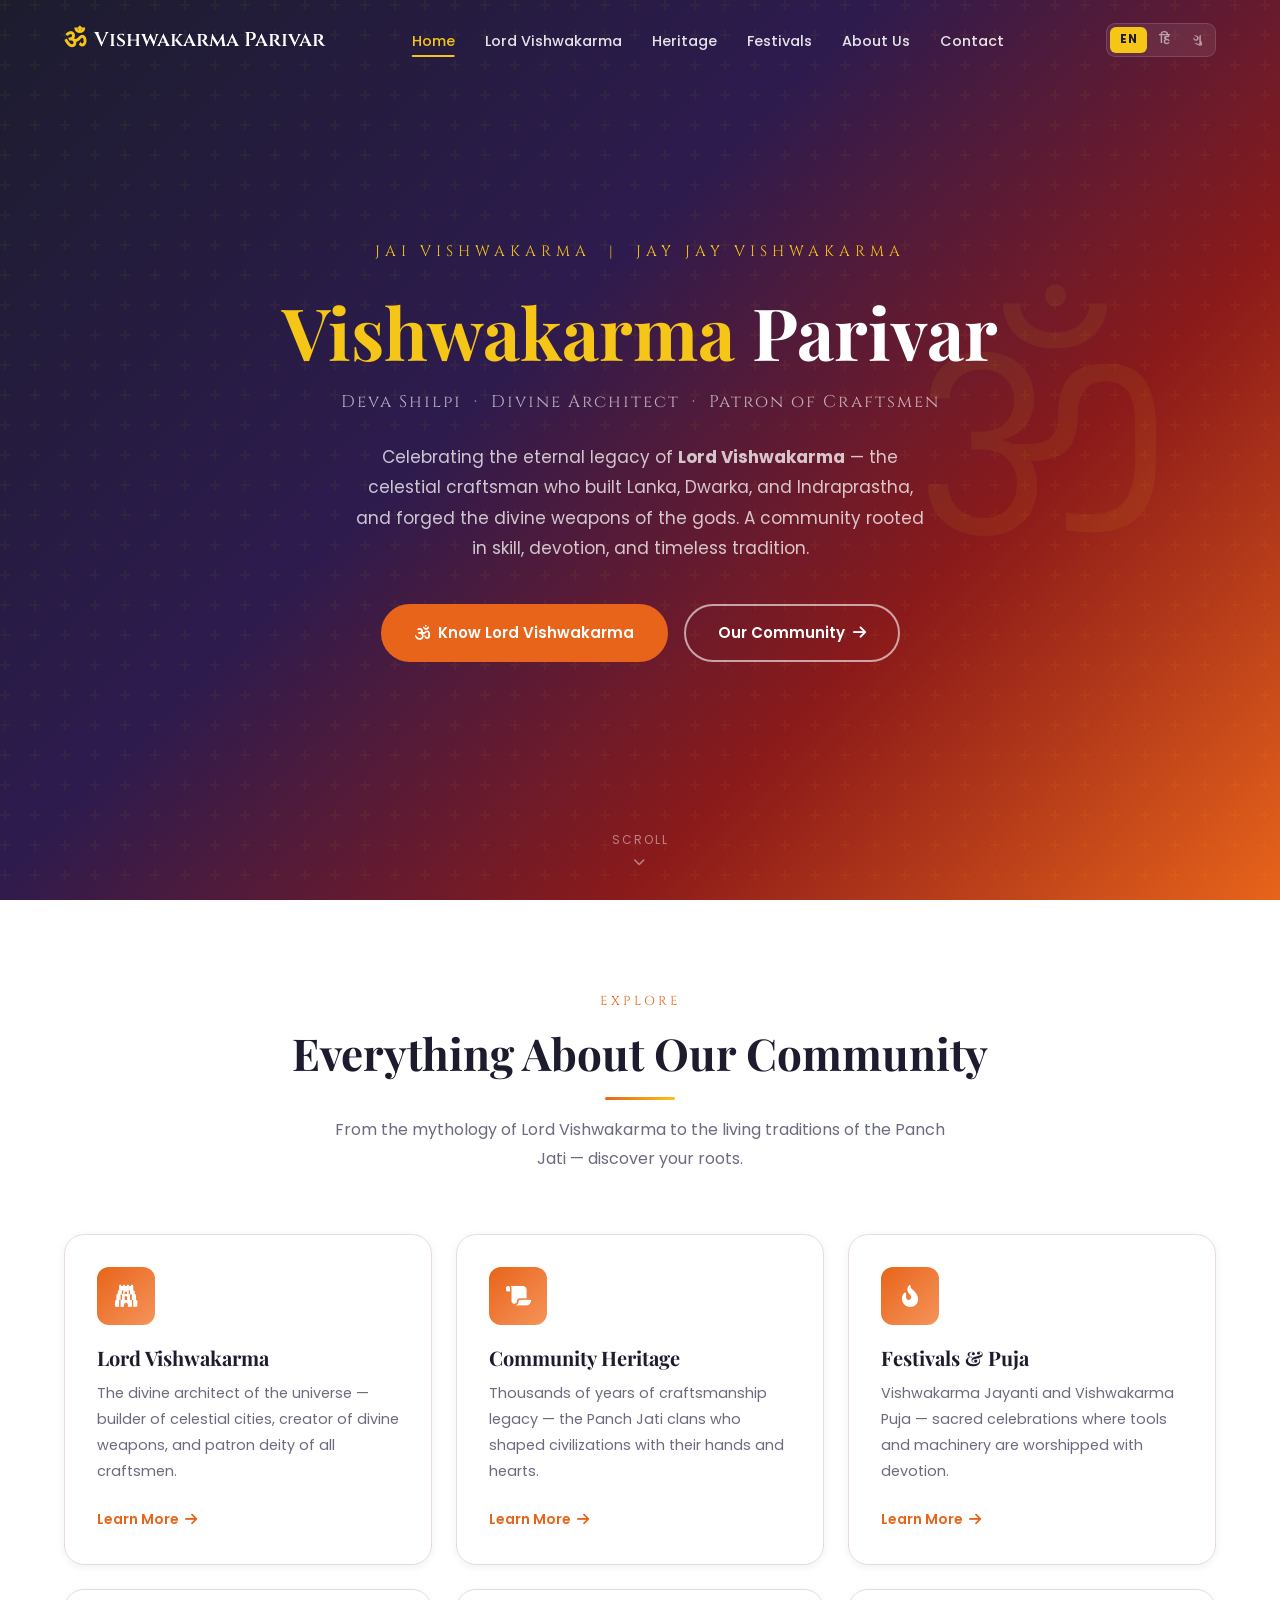
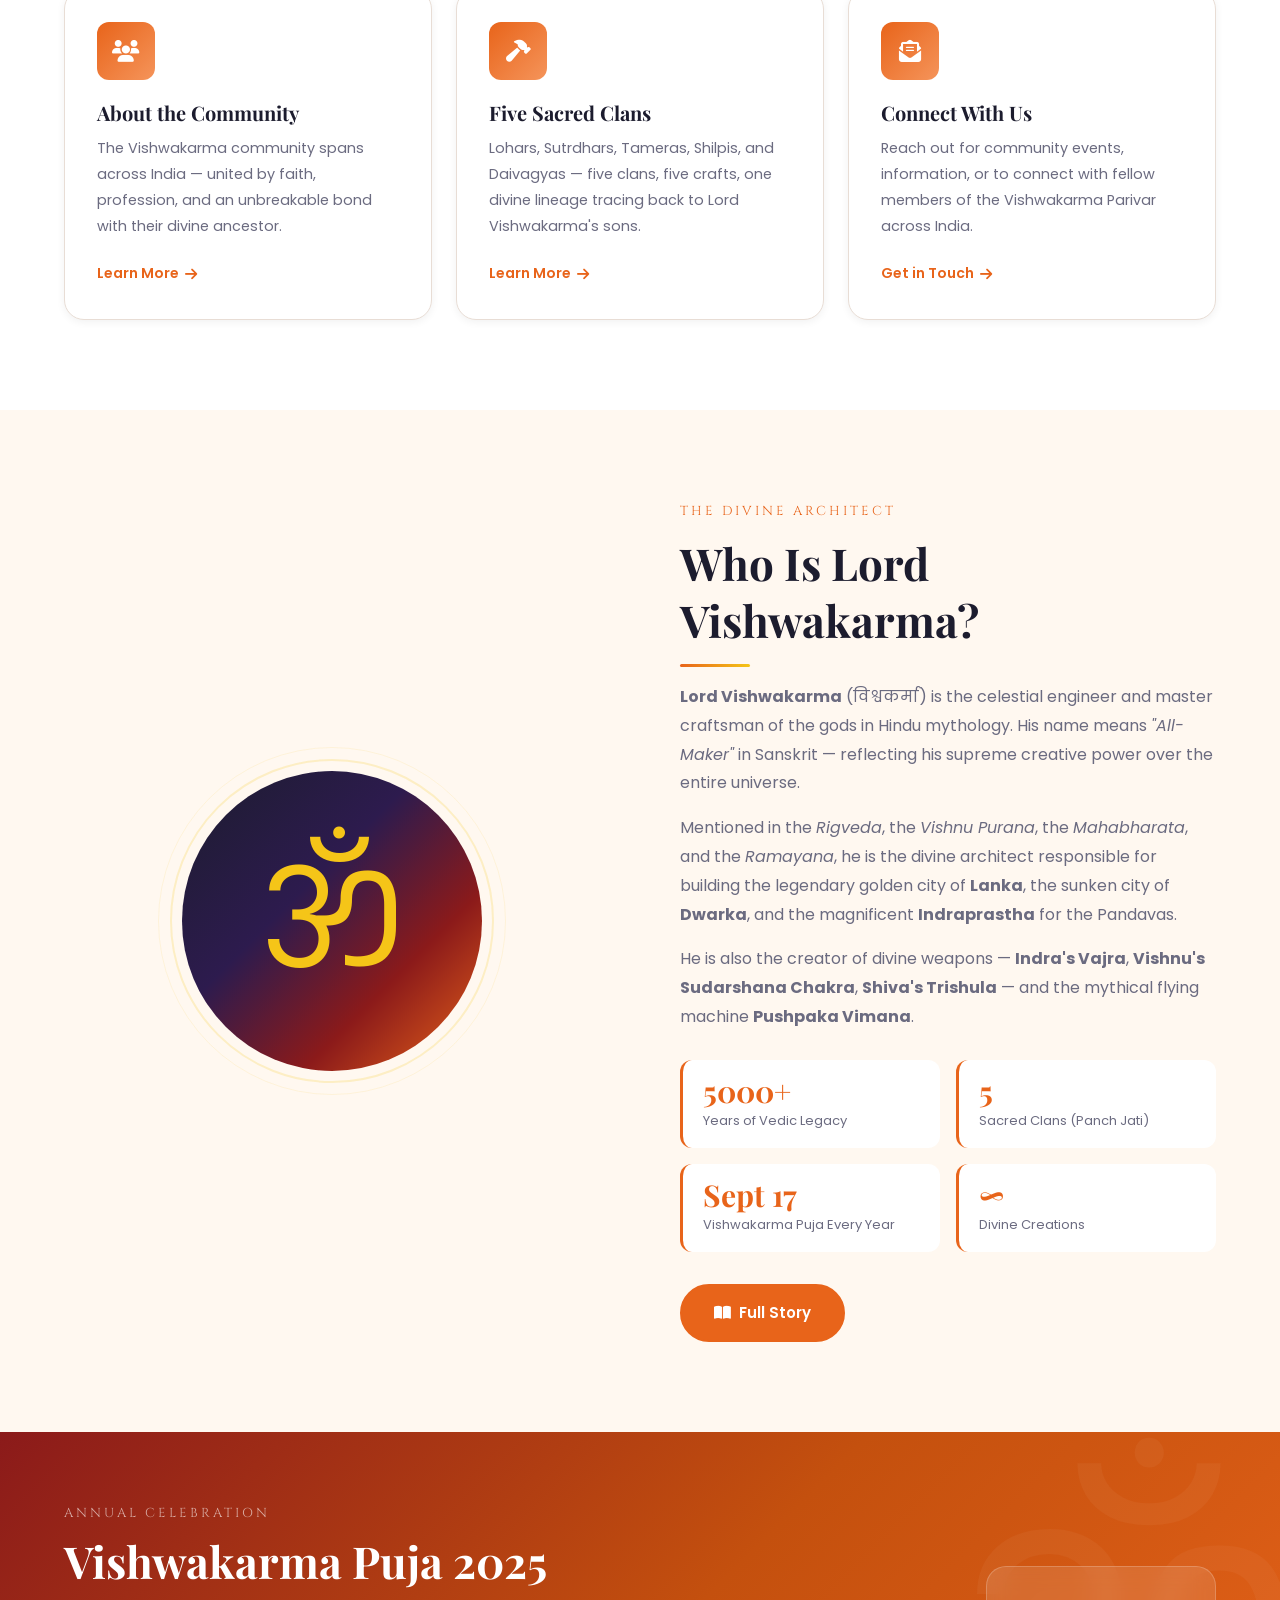
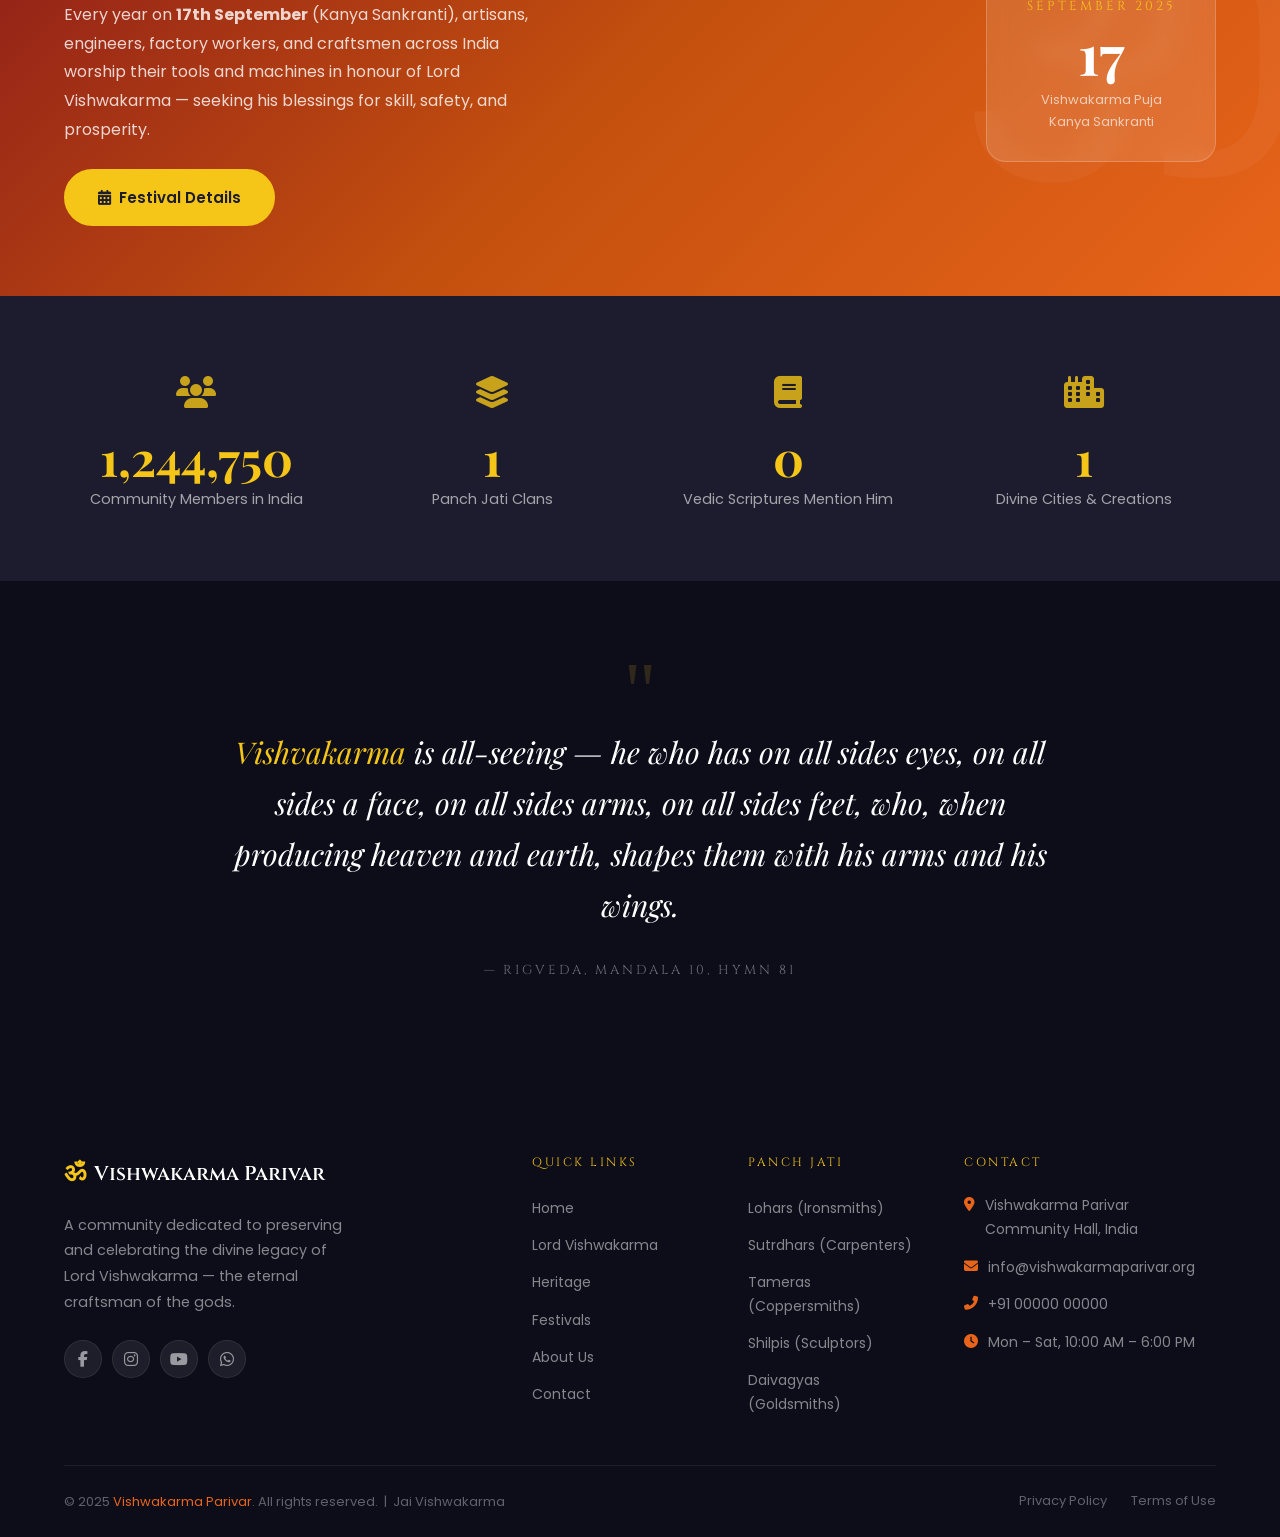
<file: index.html>
<!DOCTYPE html>
<html lang="en">
<head>
  <meta charset="UTF-8" />
  <meta name="viewport" content="width=device-width, initial-scale=1.0" />
  <title>Vishwakarma Parivar | Divine Craftsmen Community</title>
  <meta name="description" content="Official community website of the Vishwakarma Parivar — celebrating the legacy of Lord Vishwakarma, the divine architect of the universe." />

  <!-- Fonts & Icons -->
  <link rel="preconnect" href="https://fonts.googleapis.com" />
  <link rel="preconnect" href="https://fonts.gstatic.com" crossorigin />
  <link href="https://fonts.googleapis.com/css2?family=Playfair+Display:ital,wght@0,400;0,600;0,700;1,400&family=Poppins:wght@300;400;500;600;700&family=Cinzel:wght@400;600&display=swap" rel="stylesheet" />
  <link rel="stylesheet" href="https://cdnjs.cloudflare.com/ajax/libs/font-awesome/6.5.0/css/all.min.css" />
  <link rel="stylesheet" href="https://unpkg.com/aos@2.3.4/dist/aos.css" />

  <link rel="stylesheet" href="css/style.css" />
</head>
<body>

  <!-- ═══════════════════ HEADER ═══════════════════ -->
  <header class="header" id="header">
    <div class="container">
      <nav class="nav">
        <a href="index.html" class="nav-logo">
          <span class="om">ॐ</span> Vishwakarma Parivar
        </a>
        <ul class="nav-links">
          <li><a href="index.html" class="active" data-i18n="nav_home">Home</a></li>
          <li><a href="lord-vishwakarma.html" data-i18n="nav_lord">Lord Vishwakarma</a></li>
          <li><a href="heritage.html" data-i18n="nav_heritage">Heritage</a></li>
          <li><a href="festivals.html" data-i18n="nav_festivals">Festivals</a></li>
          <li><a href="about.html" data-i18n="nav_about">About Us</a></li>
          <li><a href="contact.html" data-i18n="nav_contact">Contact</a></li>
        </ul>
        <div class="lang-switcher">
          <button class="lang-btn active" data-lang="en">EN</button>
          <button class="lang-btn" data-lang="hi">हि</button>
          <button class="lang-btn" data-lang="gu">ગુ</button>
        </div>
        <button class="hamburger" aria-label="Toggle menu">
          <span></span><span></span><span></span>
        </button>
      </nav>
    </div>
  </header>

  <!-- ═══════════════════ HERO ═══════════════════ -->
  <section class="hero">
    <div class="hero-om-bg">ॐ</div>
    <div class="hero-content">
      <p class="hero-tagline" data-i18n="home_hero_tagline">Jai Vishwakarma &nbsp;|&nbsp; Jay Jay Vishwakarma</p>
      <h1 data-i18n-html="home_hero_h1"><span>Vishwakarma</span> Parivar</h1>
      <p class="hero-subtitle" data-i18n="home_hero_subtitle">Deva Shilpi &nbsp;·&nbsp; Divine Architect &nbsp;·&nbsp; Patron of Craftsmen</p>
      <p class="hero-desc" data-i18n-html="home_hero_desc">
        Celebrating the eternal legacy of <strong>Lord Vishwakarma</strong> — the celestial craftsman who built
        Lanka, Dwarka, and Indraprastha, and forged the divine weapons of the gods.
        A community rooted in skill, devotion, and timeless tradition.
      </p>
      <div class="hero-btns">
        <a href="lord-vishwakarma.html" class="btn btn-primary">
          <i class="fas fa-om"></i> <span data-i18n="home_hero_btn1">Know Lord Vishwakarma</span>
        </a>
        <a href="about.html" class="btn btn-outline">
          <span data-i18n="home_hero_btn2">Our Community</span> <i class="fas fa-arrow-right"></i>
        </a>
      </div>
    </div>
    <div class="hero-scroll">
      <span data-i18n="home_scroll">Scroll</span>
      <i class="fas fa-chevron-down"></i>
    </div>
  </section>

  <!-- ═══════════════════ FEATURES ═══════════════════ -->
  <section class="features-section">
    <div class="container">
      <div class="section-header" data-aos="fade-up">
        <span class="section-subtitle" data-i18n="home_features_subtitle">Explore</span>
        <h2 data-i18n="home_features_h2">Everything About Our Community</h2>
        <div class="divider"></div>
        <p data-i18n="home_features_desc">From the mythology of Lord Vishwakarma to the living traditions of the Panch Jati — discover your roots.</p>
      </div>
      <div class="features-grid">

        <div class="feature-card" data-aos="fade-up" data-aos-delay="0">
          <div class="feature-icon"><i class="fas fa-gopuram"></i></div>
          <h3 data-i18n="home_f1_h3">Lord Vishwakarma</h3>
          <p data-i18n="home_f1_p">The divine architect of the universe — builder of celestial cities, creator of divine weapons, and patron deity of all craftsmen.</p>
          <a href="lord-vishwakarma.html" class="feature-link"><span data-i18n="link_learn_more">Learn More</span> <i class="fas fa-arrow-right"></i></a>
        </div>

        <div class="feature-card" data-aos="fade-up" data-aos-delay="80">
          <div class="feature-icon"><i class="fas fa-scroll"></i></div>
          <h3 data-i18n="home_f2_h3">Community Heritage</h3>
          <p data-i18n="home_f2_p">Thousands of years of craftsmanship legacy — the Panch Jati clans who shaped civilizations with their hands and hearts.</p>
          <a href="heritage.html" class="feature-link"><span data-i18n="link_learn_more">Learn More</span> <i class="fas fa-arrow-right"></i></a>
        </div>

        <div class="feature-card" data-aos="fade-up" data-aos-delay="160">
          <div class="feature-icon"><i class="fas fa-fire-flame-curved"></i></div>
          <h3 data-i18n="home_f3_h3">Festivals & Puja</h3>
          <p data-i18n="home_f3_p">Vishwakarma Jayanti and Vishwakarma Puja — sacred celebrations where tools and machinery are worshipped with devotion.</p>
          <a href="festivals.html" class="feature-link"><span data-i18n="link_learn_more">Learn More</span> <i class="fas fa-arrow-right"></i></a>
        </div>

        <div class="feature-card" data-aos="fade-up" data-aos-delay="0">
          <div class="feature-icon"><i class="fas fa-users"></i></div>
          <h3 data-i18n="home_f4_h3">About the Community</h3>
          <p data-i18n="home_f4_p">The Vishwakarma community spans across India — united by faith, profession, and an unbreakable bond with their divine ancestor.</p>
          <a href="about.html" class="feature-link"><span data-i18n="link_learn_more">Learn More</span> <i class="fas fa-arrow-right"></i></a>
        </div>

        <div class="feature-card" data-aos="fade-up" data-aos-delay="80">
          <div class="feature-icon"><i class="fas fa-hammer"></i></div>
          <h3 data-i18n="home_f5_h3">Five Sacred Clans</h3>
          <p data-i18n="home_f5_p">Lohars, Sutrdhars, Tameras, Shilpis, and Daivagyas — five clans, five crafts, one divine lineage tracing back to Lord Vishwakarma's sons.</p>
          <a href="heritage.html#panch-jati" class="feature-link"><span data-i18n="link_learn_more">Learn More</span> <i class="fas fa-arrow-right"></i></a>
        </div>

        <div class="feature-card" data-aos="fade-up" data-aos-delay="160">
          <div class="feature-icon"><i class="fas fa-envelope-open-text"></i></div>
          <h3 data-i18n="home_f6_h3">Connect With Us</h3>
          <p data-i18n="home_f6_p">Reach out for community events, information, or to connect with fellow members of the Vishwakarma Parivar across India.</p>
          <a href="contact.html" class="feature-link"><span data-i18n="link_get_in_touch">Get in Touch</span> <i class="fas fa-arrow-right"></i></a>
        </div>

      </div>
    </div>
  </section>

  <!-- ═══════════════════ ABOUT BRIEF ═══════════════════ -->
  <section class="about-brief">
    <div class="container">
      <div class="about-brief-inner">

        <div class="about-visual" data-aos="zoom-in">
          <div class="om-display">ॐ</div>
        </div>

        <div class="about-text" data-aos="fade-left">
          <span class="section-subtitle" data-i18n="home_about_subtitle">The Divine Architect</span>
          <h2 data-i18n="home_about_h2">Who Is Lord Vishwakarma?</h2>
          <div class="divider" style="margin: 1rem 0;"></div>
          <p data-i18n-html="home_about_p1">
            <strong>Lord Vishwakarma</strong> (विश्वकर्मा) is the celestial engineer and master craftsman of the gods in Hindu mythology.
            His name means <em>"All-Maker"</em> in Sanskrit — reflecting his supreme creative power over the entire universe.
          </p>
          <p data-i18n-html="home_about_p2">
            Mentioned in the <em>Rigveda</em>, the <em>Vishnu Purana</em>, the <em>Mahabharata</em>, and the <em>Ramayana</em>,
            he is the divine architect responsible for building the legendary golden city of <strong>Lanka</strong>,
            the sunken city of <strong>Dwarka</strong>, and the magnificent <strong>Indraprastha</strong> for the Pandavas.
          </p>
          <p data-i18n-html="home_about_p3">
            He is also the creator of divine weapons — <strong>Indra's Vajra</strong>, <strong>Vishnu's Sudarshana Chakra</strong>,
            <strong>Shiva's Trishula</strong> — and the mythical flying machine <strong>Pushpaka Vimana</strong>.
          </p>

          <div class="about-facts">
            <div class="fact-item">
              <div class="fact-number">5000+</div>
              <div class="fact-label" data-i18n="home_fact1_label">Years of Vedic Legacy</div>
            </div>
            <div class="fact-item">
              <div class="fact-number">5</div>
              <div class="fact-label" data-i18n="home_fact2_label">Sacred Clans (Panch Jati)</div>
            </div>
            <div class="fact-item">
              <div class="fact-number">Sept 17</div>
              <div class="fact-label" data-i18n="home_fact3_label">Vishwakarma Puja Every Year</div>
            </div>
            <div class="fact-item">
              <div class="fact-number">∞</div>
              <div class="fact-label" data-i18n="home_fact4_label">Divine Creations</div>
            </div>
          </div>

          <a href="lord-vishwakarma.html" class="btn btn-primary">
            <i class="fas fa-book-open"></i> <span data-i18n="home_about_btn">Full Story</span>
          </a>
        </div>

      </div>
    </div>
  </section>

  <!-- ═══════════════════ FESTIVAL BANNER ═══════════════════ -->
  <section class="festival-banner">
    <div class="container">
      <div class="festival-banner-inner">
        <div class="festival-banner-content" data-aos="fade-right">
          <span class="section-subtitle" style="color: rgba(255,255,255,0.6); margin-bottom: 0.5rem;" data-i18n="home_festival_subtitle">Annual Celebration</span>
          <h2 data-i18n="home_festival_h2">Vishwakarma Puja 2025</h2>
          <p data-i18n-html="home_festival_p">
            Every year on <strong>17th September</strong> (Kanya Sankranti), artisans, engineers, factory workers,
            and craftsmen across India worship their tools and machines in honour of Lord Vishwakarma —
            seeking his blessings for skill, safety, and prosperity.
          </p>
          <a href="festivals.html" class="btn btn-secondary" style="margin-top: 1.5rem;">
            <i class="fas fa-calendar-alt"></i> <span data-i18n="home_festival_btn">Festival Details</span>
          </a>
        </div>
        <div class="festival-date-box" data-aos="fade-left">
          <span class="month" data-i18n="home_festival_month">September 2025</span>
          <div class="day">17</div>
          <div class="note" data-i18n-html="home_festival_note">Vishwakarma Puja<br/>Kanya Sankranti</div>
        </div>
      </div>
    </div>
  </section>

  <!-- ═══════════════════ STATS ═══════════════════ -->
  <section class="stats-section">
    <div class="container">
      <div class="stats-grid">
        <div class="stat-item" data-aos="fade-up" data-aos-delay="0">
          <div class="stat-icon"><i class="fas fa-users"></i></div>
          <div class="stat-number" data-count="5000000">0</div>
          <div class="stat-label" data-i18n="home_stat1_label">Community Members in India</div>
        </div>
        <div class="stat-item" data-aos="fade-up" data-aos-delay="100">
          <div class="stat-icon"><i class="fas fa-layer-group"></i></div>
          <div class="stat-number" data-count="5">0</div>
          <div class="stat-label" data-i18n="home_stat2_label">Panch Jati Clans</div>
        </div>
        <div class="stat-item" data-aos="fade-up" data-aos-delay="200">
          <div class="stat-icon"><i class="fas fa-book"></i></div>
          <div class="stat-number" data-count="4">0</div>
          <div class="stat-label" data-i18n="home_stat3_label">Vedic Scriptures Mention Him</div>
        </div>
        <div class="stat-item" data-aos="fade-up" data-aos-delay="300">
          <div class="stat-icon"><i class="fas fa-city"></i></div>
          <div class="stat-number" data-count="8">0</div>
          <div class="stat-label" data-i18n="home_stat4_label">Divine Cities & Creations</div>
        </div>
      </div>
    </div>
  </section>

  <!-- ═══════════════════ SCRIPTURE QUOTE ═══════════════════ -->
  <section class="scripture-section">
    <div class="container">
      <div class="scripture-inner" data-aos="fade-up">
        <div class="quote-mark">"</div>
        <p class="quote-text" data-i18n="home_quote_text">
          <span>Vishvakarma</span> is all-seeing — he who has on all sides eyes, on all sides a face,
          on all sides arms, on all sides feet, who, when producing heaven and earth, shapes them with
          his arms and his wings.
        </p>
        <span class="quote-source" data-i18n="home_quote_source">— Rigveda, Mandala 10, Hymn 81</span>
      </div>
    </div>
  </section>

  <!-- ═══════════════════ FOOTER ═══════════════════ -->
  <footer class="footer">
    <div class="container">
      <div class="footer-grid">

        <div class="footer-brand">
          <a href="index.html" class="nav-logo">
            <span class="om">ॐ</span> Vishwakarma Parivar
          </a>
          <p class="footer-brand-desc" data-i18n="footer_brand_desc">
            A community dedicated to preserving and celebrating the divine legacy of Lord Vishwakarma —
            the eternal craftsman of the gods.
          </p>
          <div class="social-links">
            <a href="#" class="social-link" aria-label="Facebook"><i class="fab fa-facebook-f"></i></a>
            <a href="#" class="social-link" aria-label="Instagram"><i class="fab fa-instagram"></i></a>
            <a href="#" class="social-link" aria-label="YouTube"><i class="fab fa-youtube"></i></a>
            <a href="#" class="social-link" aria-label="WhatsApp"><i class="fab fa-whatsapp"></i></a>
          </div>
        </div>

        <div>
          <p class="footer-heading" data-i18n="footer_ql">Quick Links</p>
          <ul class="footer-links">
            <li><a href="index.html" data-i18n="nav_home">Home</a></li>
            <li><a href="lord-vishwakarma.html" data-i18n="nav_lord">Lord Vishwakarma</a></li>
            <li><a href="heritage.html" data-i18n="nav_heritage">Heritage</a></li>
            <li><a href="festivals.html" data-i18n="nav_festivals">Festivals</a></li>
            <li><a href="about.html" data-i18n="nav_about">About Us</a></li>
            <li><a href="contact.html" data-i18n="nav_contact">Contact</a></li>
          </ul>
        </div>

        <div>
          <p class="footer-heading" data-i18n="footer_pj">Panch Jati</p>
          <ul class="footer-links">
            <li><a href="heritage.html#panch-jati" data-i18n="footer_pj_1">Lohars (Ironsmiths)</a></li>
            <li><a href="heritage.html#panch-jati" data-i18n="footer_pj_2">Sutrdhars (Carpenters)</a></li>
            <li><a href="heritage.html#panch-jati" data-i18n="footer_pj_3">Tameras (Coppersmiths)</a></li>
            <li><a href="heritage.html#panch-jati" data-i18n="footer_pj_4">Shilpis (Sculptors)</a></li>
            <li><a href="heritage.html#panch-jati" data-i18n="footer_pj_5">Daivagyas (Goldsmiths)</a></li>
          </ul>
        </div>

        <div>
          <p class="footer-heading" data-i18n="footer_contact_h">Contact</p>
          <div class="footer-contact-item">
            <i class="fas fa-map-marker-alt"></i>
            <span>Vishwakarma Parivar Community Hall, India</span>
          </div>
          <div class="footer-contact-item">
            <i class="fas fa-envelope"></i>
            <span>info@vishwakarmaparivar.org</span>
          </div>
          <div class="footer-contact-item">
            <i class="fas fa-phone-alt"></i>
            <span>+91 00000 00000</span>
          </div>
          <div class="footer-contact-item">
            <i class="fas fa-clock"></i>
            <span>Mon – Sat, 10:00 AM – 6:00 PM</span>
          </div>
        </div>

      </div>

      <div class="footer-bottom">
        <p>&copy; 2025 <span>Vishwakarma Parivar</span>. All rights reserved. &nbsp;|&nbsp; Jai Vishwakarma</p>
        <div class="footer-bottom-links">
          <a href="#">Privacy Policy</a>
          <a href="#">Terms of Use</a>
        </div>
      </div>
    </div>
  </footer>

  <button class="back-to-top" aria-label="Back to top">
    <i class="fas fa-chevron-up"></i>
  </button>

  <script src="https://unpkg.com/aos@2.3.4/dist/aos.js"></script>
  <script src="js/main.js"></script>
</body>
</html>
</file>
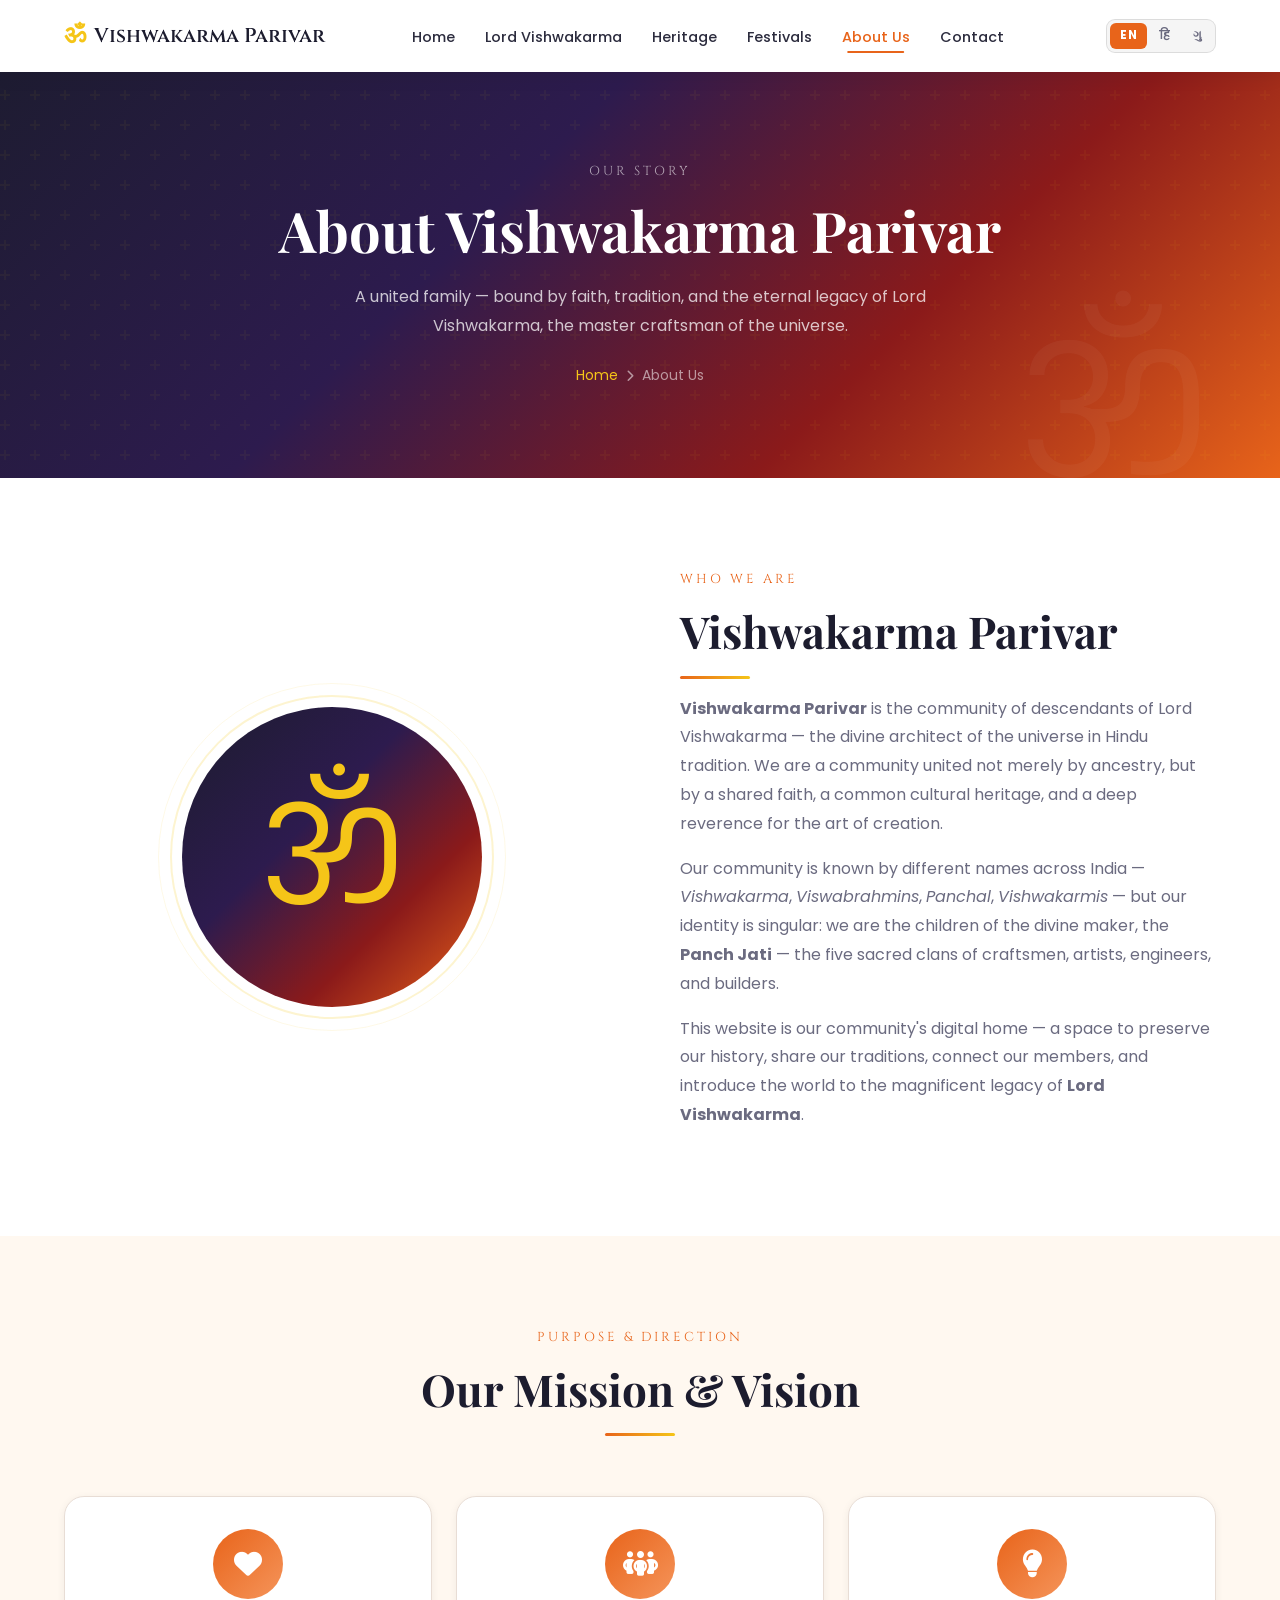
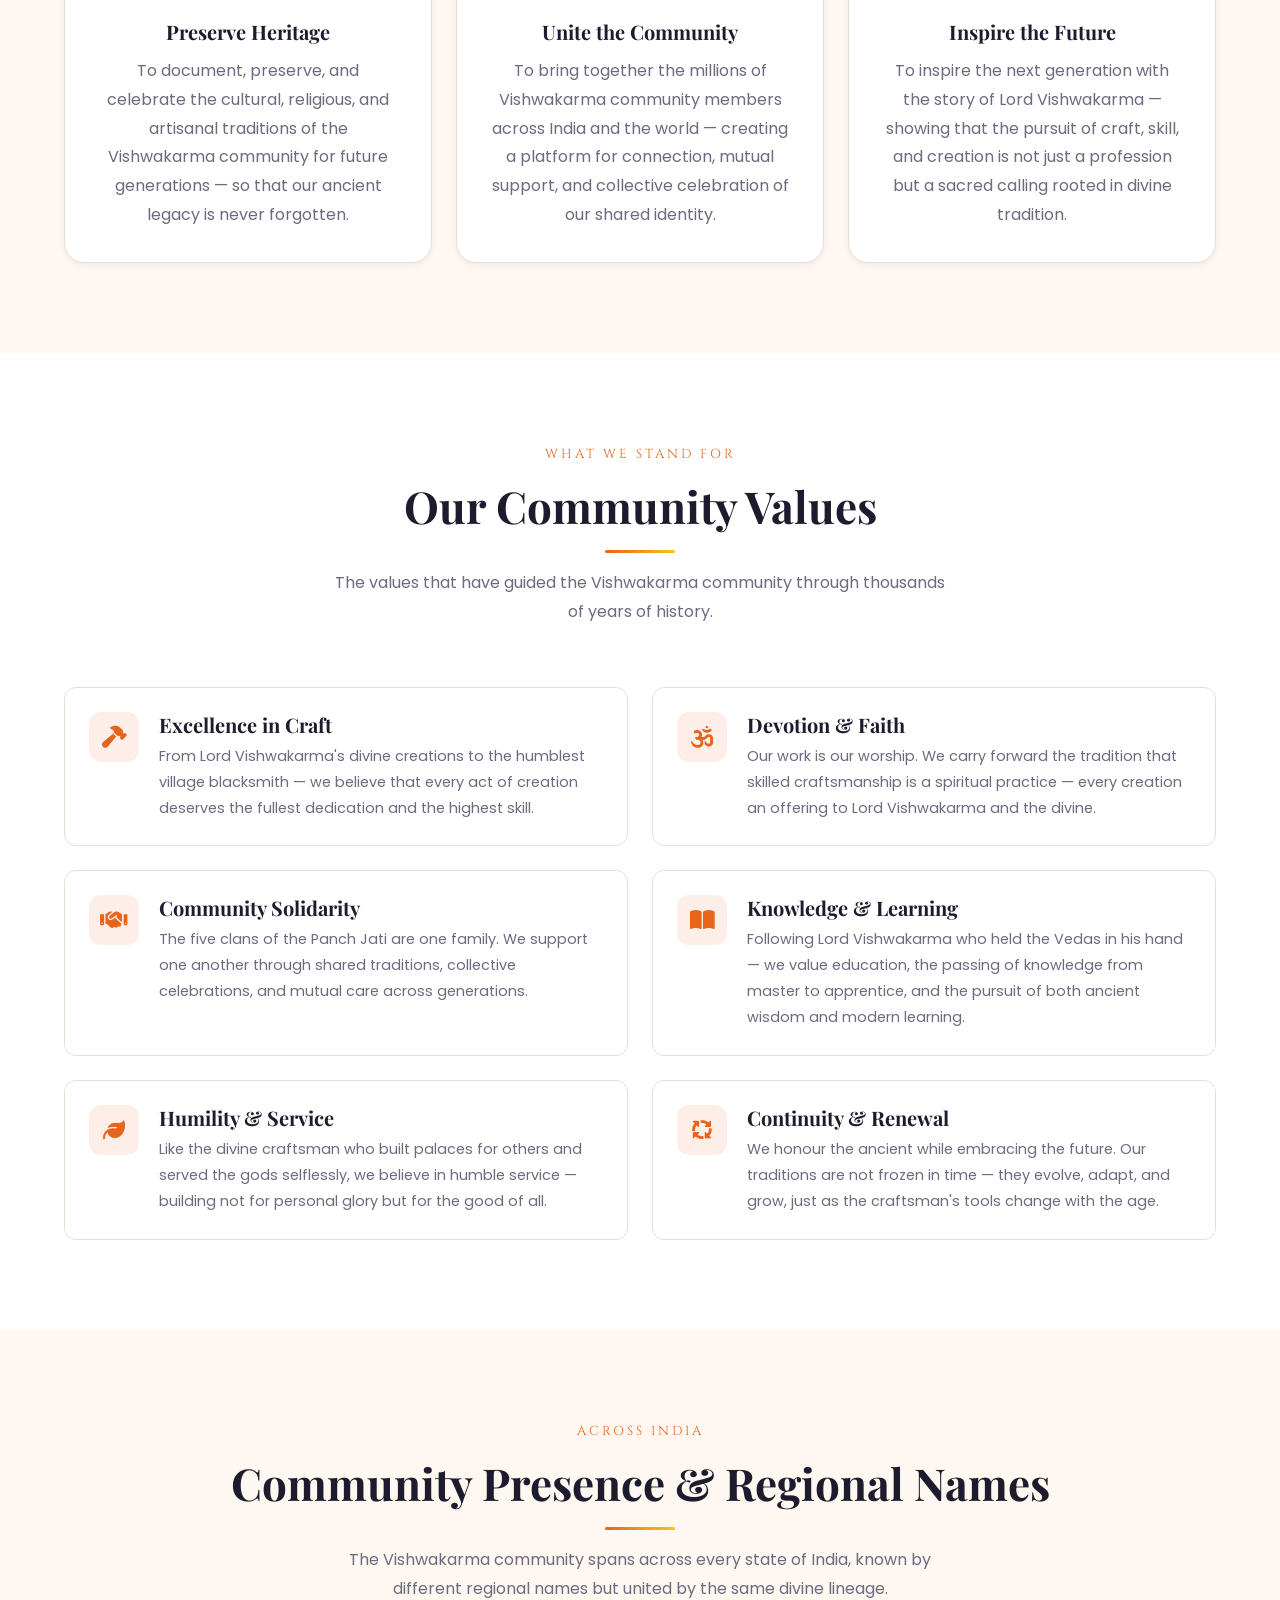
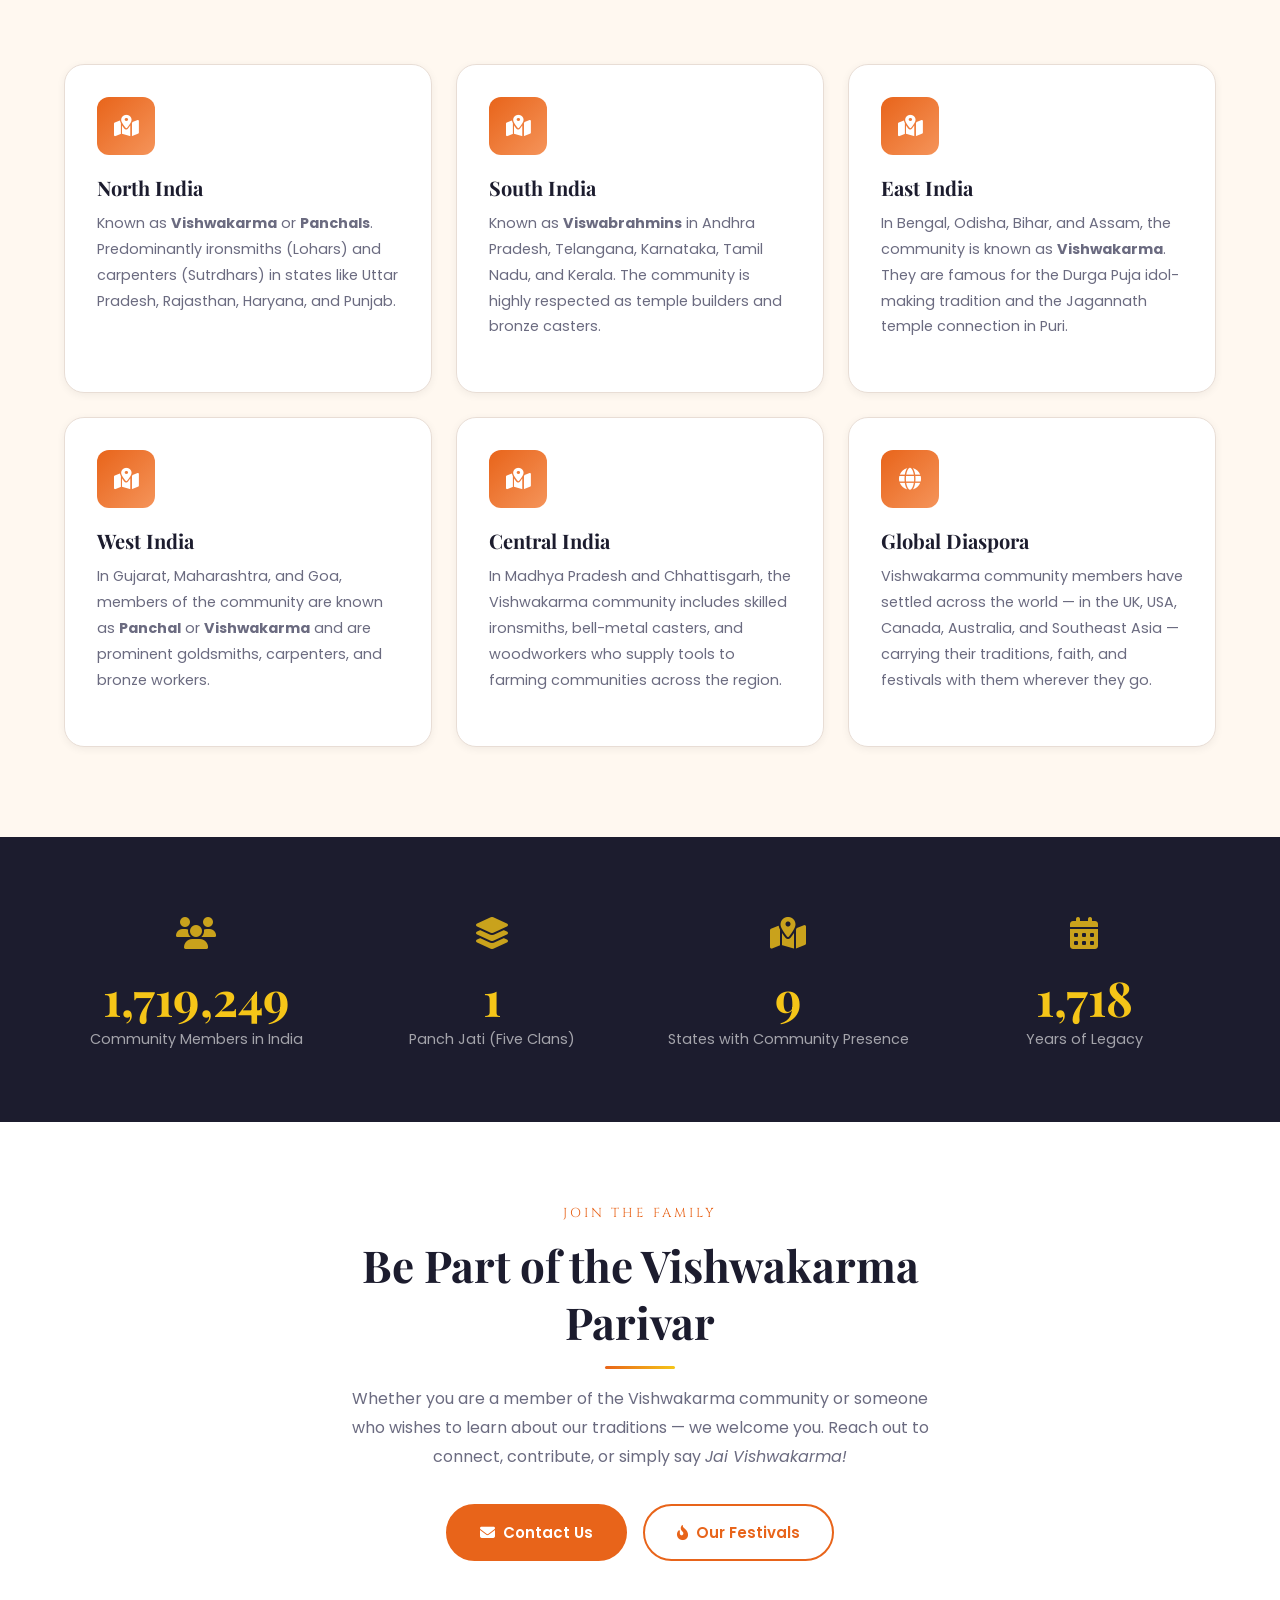
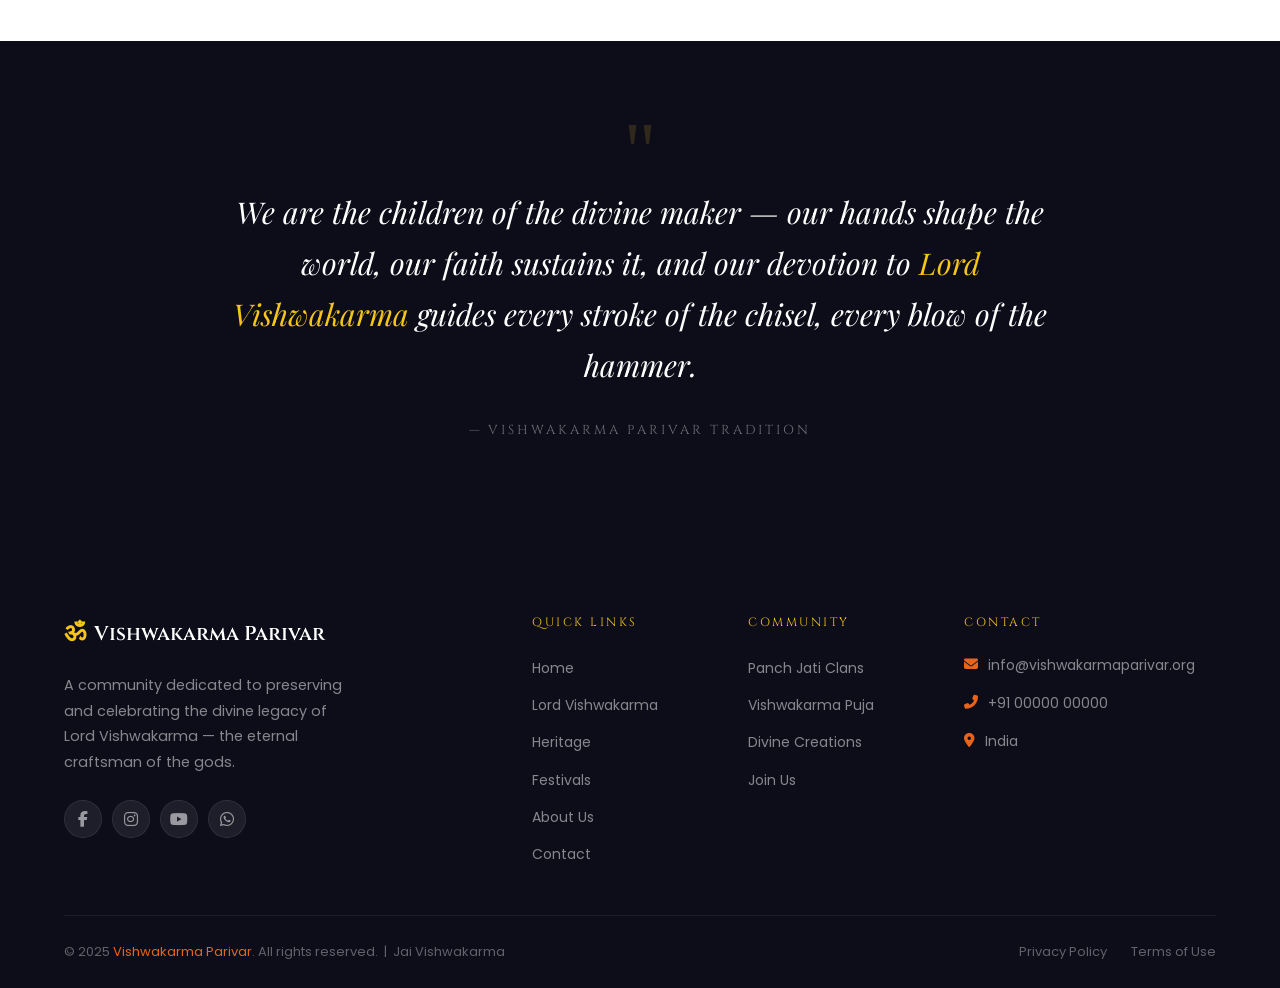
<file: about.html>
<!DOCTYPE html>
<html lang="en">
<head>
  <meta charset="UTF-8" />
  <meta name="viewport" content="width=device-width, initial-scale=1.0" />
  <title>About Us | Vishwakarma Parivar</title>
  <meta name="description" content="About the Vishwakarma Parivar community — our mission, values, history, and commitment to preserving the legacy of Lord Vishwakarma." />

  <link rel="preconnect" href="https://fonts.googleapis.com" />
  <link rel="preconnect" href="https://fonts.gstatic.com" crossorigin />
  <link href="https://fonts.googleapis.com/css2?family=Playfair+Display:ital,wght@0,400;0,600;0,700;1,400&family=Poppins:wght@300;400;500;600;700&family=Cinzel:wght@400;600&display=swap" rel="stylesheet" />
  <link rel="stylesheet" href="https://cdnjs.cloudflare.com/ajax/libs/font-awesome/6.5.0/css/all.min.css" />
  <link rel="stylesheet" href="https://unpkg.com/aos@2.3.4/dist/aos.css" />
  <link rel="stylesheet" href="css/style.css" />
</head>
<body>

  <!-- HEADER -->
  <header class="header light-header" id="header">
    <div class="container">
      <nav class="nav">
        <a href="index.html" class="nav-logo"><span class="om">ॐ</span> Vishwakarma Parivar</a>
        <ul class="nav-links">
          <li><a href="index.html" data-i18n="nav_home">Home</a></li>
          <li><a href="lord-vishwakarma.html" data-i18n="nav_lord">Lord Vishwakarma</a></li>
          <li><a href="heritage.html" data-i18n="nav_heritage">Heritage</a></li>
          <li><a href="festivals.html" data-i18n="nav_festivals">Festivals</a></li>
          <li><a href="about.html" class="active" data-i18n="nav_about">About Us</a></li>
          <li><a href="contact.html" data-i18n="nav_contact">Contact</a></li>
        </ul>
        <div class="lang-switcher">
          <button class="lang-btn active" data-lang="en">EN</button>
          <button class="lang-btn" data-lang="hi">हि</button>
          <button class="lang-btn" data-lang="gu">ગુ</button>
        </div>
        <button class="hamburger" aria-label="Toggle menu">
          <span></span><span></span><span></span>
        </button>
      </nav>
    </div>
  </header>

  <!-- PAGE HERO -->
  <section class="page-hero">
    <div class="page-hero-om">ॐ</div>
    <div class="container">
      <div class="page-hero-content" data-aos="fade-up">
        <span class="section-subtitle" style="color: rgba(255,255,255,0.6);">Our Story</span>
        <h1>About Vishwakarma Parivar</h1>
        <p>A united family — bound by faith, tradition, and the eternal legacy of Lord Vishwakarma, the master craftsman of the universe.</p>
        <div class="breadcrumb">
          <a href="index.html" data-i18n="breadcrumb_home">Home</a>
          <i class="fas fa-chevron-right"></i>
          <span data-i18n="abt_breadcrumb">About Us</span>
        </div>
      </div>
    </div>
  </section>

  <!-- WHO WE ARE -->
  <section style="background: var(--white);">
    <div class="container">
      <div class="about-brief-inner">
        <div class="about-visual" data-aos="zoom-in">
          <div class="om-display">ॐ</div>
        </div>
        <div class="about-text" data-aos="fade-left">
          <span class="section-subtitle">Who We Are</span>
          <h2>Vishwakarma Parivar</h2>
          <div class="divider" style="margin: 1rem 0;"></div>
          <p>
            <strong>Vishwakarma Parivar</strong> is the community of descendants of Lord Vishwakarma — the divine architect
            of the universe in Hindu tradition. We are a community united not merely by ancestry, but by a shared faith,
            a common cultural heritage, and a deep reverence for the art of creation.
          </p>
          <p>
            Our community is known by different names across India — <em>Vishwakarma</em>, <em>Viswabrahmins</em>,
            <em>Panchal</em>, <em>Vishwakarmis</em> — but our identity is singular: we are the children of the divine maker,
            the <strong>Panch Jati</strong> — the five sacred clans of craftsmen, artists, engineers, and builders.
          </p>
          <p>
            This website is our community's digital home — a space to preserve our history, share our traditions,
            connect our members, and introduce the world to the magnificent legacy of <strong>Lord Vishwakarma</strong>.
          </p>
        </div>
      </div>
    </div>
  </section>

  <!-- MISSION & VISION -->
  <section style="background: var(--light);">
    <div class="container">
      <div class="section-header" data-aos="fade-up">
        <span class="section-subtitle">Purpose &amp; Direction</span>
        <h2>Our Mission &amp; Vision</h2>
        <div class="divider"></div>
      </div>

      <div class="mission-grid">
        <div class="mission-card" data-aos="fade-up" data-aos-delay="0">
          <div class="mission-icon"><i class="fas fa-heart"></i></div>
          <h3>Preserve Heritage</h3>
          <p>To document, preserve, and celebrate the cultural, religious, and artisanal traditions of the Vishwakarma community for future generations — so that our ancient legacy is never forgotten.</p>
        </div>
        <div class="mission-card" data-aos="fade-up" data-aos-delay="80">
          <div class="mission-icon"><i class="fas fa-people-group"></i></div>
          <h3>Unite the Community</h3>
          <p>To bring together the millions of Vishwakarma community members across India and the world — creating a platform for connection, mutual support, and collective celebration of our shared identity.</p>
        </div>
        <div class="mission-card" data-aos="fade-up" data-aos-delay="160">
          <div class="mission-icon"><i class="fas fa-lightbulb"></i></div>
          <h3>Inspire the Future</h3>
          <p>To inspire the next generation with the story of Lord Vishwakarma — showing that the pursuit of craft, skill, and creation is not just a profession but a sacred calling rooted in divine tradition.</p>
        </div>
      </div>
    </div>
  </section>

  <!-- COMMUNITY VALUES -->
  <section style="background: var(--white);">
    <div class="container">
      <div class="section-header" data-aos="fade-up">
        <span class="section-subtitle">What We Stand For</span>
        <h2>Our Community Values</h2>
        <div class="divider"></div>
        <p>The values that have guided the Vishwakarma community through thousands of years of history.</p>
      </div>

      <div class="values-grid">
        <div class="value-item" data-aos="fade-up" data-aos-delay="0">
          <div class="value-icon"><i class="fas fa-hammer"></i></div>
          <div>
            <h4>Excellence in Craft</h4>
            <p>From Lord Vishwakarma's divine creations to the humblest village blacksmith — we believe that every act of creation deserves the fullest dedication and the highest skill.</p>
          </div>
        </div>
        <div class="value-item" data-aos="fade-up" data-aos-delay="80">
          <div class="value-icon"><i class="fas fa-om"></i></div>
          <div>
            <h4>Devotion &amp; Faith</h4>
            <p>Our work is our worship. We carry forward the tradition that skilled craftsmanship is a spiritual practice — every creation an offering to Lord Vishwakarma and the divine.</p>
          </div>
        </div>
        <div class="value-item" data-aos="fade-up" data-aos-delay="0">
          <div class="value-icon"><i class="fas fa-handshake"></i></div>
          <div>
            <h4>Community Solidarity</h4>
            <p>The five clans of the Panch Jati are one family. We support one another through shared traditions, collective celebrations, and mutual care across generations.</p>
          </div>
        </div>
        <div class="value-item" data-aos="fade-up" data-aos-delay="80">
          <div class="value-icon"><i class="fas fa-book-open"></i></div>
          <div>
            <h4>Knowledge &amp; Learning</h4>
            <p>Following Lord Vishwakarma who held the Vedas in his hand — we value education, the passing of knowledge from master to apprentice, and the pursuit of both ancient wisdom and modern learning.</p>
          </div>
        </div>
        <div class="value-item" data-aos="fade-up" data-aos-delay="0">
          <div class="value-icon"><i class="fas fa-leaf"></i></div>
          <div>
            <h4>Humility &amp; Service</h4>
            <p>Like the divine craftsman who built palaces for others and served the gods selflessly, we believe in humble service — building not for personal glory but for the good of all.</p>
          </div>
        </div>
        <div class="value-item" data-aos="fade-up" data-aos-delay="80">
          <div class="value-icon"><i class="fas fa-arrows-spin"></i></div>
          <div>
            <h4>Continuity &amp; Renewal</h4>
            <p>We honour the ancient while embracing the future. Our traditions are not frozen in time — they evolve, adapt, and grow, just as the craftsman's tools change with the age.</p>
          </div>
        </div>
      </div>
    </div>
  </section>

  <!-- COMMUNITY PRESENCE -->
  <section style="background: var(--light);">
    <div class="container">
      <div class="section-header" data-aos="fade-up">
        <span class="section-subtitle">Across India</span>
        <h2>Community Presence &amp; Regional Names</h2>
        <div class="divider"></div>
        <p>The Vishwakarma community spans across every state of India, known by different regional names but united by the same divine lineage.</p>
      </div>

      <div class="features-grid">
        <div class="feature-card" data-aos="fade-up" data-aos-delay="0">
          <div class="feature-icon"><i class="fas fa-map-location-dot"></i></div>
          <h3>North India</h3>
          <p>Known as <strong>Vishwakarma</strong> or <strong>Panchals</strong>. Predominantly ironsmiths (Lohars) and carpenters (Sutrdhars) in states like Uttar Pradesh, Rajasthan, Haryana, and Punjab.</p>
        </div>
        <div class="feature-card" data-aos="fade-up" data-aos-delay="80">
          <div class="feature-icon"><i class="fas fa-map-location-dot"></i></div>
          <h3>South India</h3>
          <p>Known as <strong>Viswabrahmins</strong> in Andhra Pradesh, Telangana, Karnataka, Tamil Nadu, and Kerala. The community is highly respected as temple builders and bronze casters.</p>
        </div>
        <div class="feature-card" data-aos="fade-up" data-aos-delay="160">
          <div class="feature-icon"><i class="fas fa-map-location-dot"></i></div>
          <h3>East India</h3>
          <p>In Bengal, Odisha, Bihar, and Assam, the community is known as <strong>Vishwakarma</strong>. They are famous for the Durga Puja idol-making tradition and the Jagannath temple connection in Puri.</p>
        </div>
        <div class="feature-card" data-aos="fade-up" data-aos-delay="0">
          <div class="feature-icon"><i class="fas fa-map-location-dot"></i></div>
          <h3>West India</h3>
          <p>In Gujarat, Maharashtra, and Goa, members of the community are known as <strong>Panchal</strong> or <strong>Vishwakarma</strong> and are prominent goldsmiths, carpenters, and bronze workers.</p>
        </div>
        <div class="feature-card" data-aos="fade-up" data-aos-delay="80">
          <div class="feature-icon"><i class="fas fa-map-location-dot"></i></div>
          <h3>Central India</h3>
          <p>In Madhya Pradesh and Chhattisgarh, the Vishwakarma community includes skilled ironsmiths, bell-metal casters, and woodworkers who supply tools to farming communities across the region.</p>
        </div>
        <div class="feature-card" data-aos="fade-up" data-aos-delay="160">
          <div class="feature-icon"><i class="fas fa-globe"></i></div>
          <h3>Global Diaspora</h3>
          <p>Vishwakarma community members have settled across the world — in the UK, USA, Canada, Australia, and Southeast Asia — carrying their traditions, faith, and festivals with them wherever they go.</p>
        </div>
      </div>
    </div>
  </section>

  <!-- STATS -->
  <section class="stats-section">
    <div class="container">
      <div class="stats-grid">
        <div class="stat-item" data-aos="fade-up" data-aos-delay="0">
          <div class="stat-icon"><i class="fas fa-users"></i></div>
          <div class="stat-number" data-count="5000000">0</div>
          <div class="stat-label">Community Members in India</div>
        </div>
        <div class="stat-item" data-aos="fade-up" data-aos-delay="100">
          <div class="stat-icon"><i class="fas fa-layer-group"></i></div>
          <div class="stat-number" data-count="5">0</div>
          <div class="stat-label">Panch Jati (Five Clans)</div>
        </div>
        <div class="stat-item" data-aos="fade-up" data-aos-delay="200">
          <div class="stat-icon"><i class="fas fa-map-marked-alt"></i></div>
          <div class="stat-number" data-count="28">0</div>
          <div class="stat-label">States with Community Presence</div>
        </div>
        <div class="stat-item" data-aos="fade-up" data-aos-delay="300">
          <div class="stat-icon"><i class="fas fa-calendar-days"></i></div>
          <div class="stat-number" data-count="5000">0</div>
          <div class="stat-label">Years of Legacy</div>
        </div>
      </div>
    </div>
  </section>

  <!-- CTA -->
  <section style="background: var(--white); padding: 80px 0; text-align: center;">
    <div class="container">
      <div data-aos="fade-up" style="max-width: 600px; margin: 0 auto;">
        <span class="section-subtitle">Join the Family</span>
        <h2>Be Part of the Vishwakarma Parivar</h2>
        <div class="divider"></div>
        <p style="margin-bottom: 2rem;">
          Whether you are a member of the Vishwakarma community or someone who wishes to learn about our traditions —
          we welcome you. Reach out to connect, contribute, or simply say <em>Jai Vishwakarma!</em>
        </p>
        <div style="display: flex; gap: 1rem; justify-content: center; flex-wrap: wrap;">
          <a href="contact.html" class="btn btn-primary">
            <i class="fas fa-envelope"></i> <span data-i18n="abt_cta_btn1">Contact Us</span>
          </a>
          <a href="festivals.html" class="btn btn-outline-primary">
            <i class="fas fa-fire-flame-curved"></i> <span data-i18n="abt_cta_btn2">Our Festivals</span>
          </a>
        </div>
      </div>
    </div>
  </section>

  <!-- SCRIPTURE QUOTE -->
  <section class="scripture-section">
    <div class="container">
      <div class="scripture-inner" data-aos="fade-up">
        <div class="quote-mark">"</div>
        <p class="quote-text">
          We are the children of the divine maker — our hands shape the world,
          our faith sustains it, and our devotion to <span>Lord Vishwakarma</span>
          guides every stroke of the chisel, every blow of the hammer.
        </p>
        <span class="quote-source">— Vishwakarma Parivar Tradition</span>
      </div>
    </div>
  </section>

  <!-- FOOTER -->
  <footer class="footer">
    <div class="container">
      <div class="footer-grid">
        <div class="footer-brand">
          <a href="index.html" class="nav-logo"><span class="om">ॐ</span> Vishwakarma Parivar</a>
          <p class="footer-brand-desc" data-i18n="footer_brand_desc">A community dedicated to preserving and celebrating the divine legacy of Lord Vishwakarma — the eternal craftsman of the gods.</p>
          <div class="social-links">
            <a href="#" class="social-link"><i class="fab fa-facebook-f"></i></a>
            <a href="#" class="social-link"><i class="fab fa-instagram"></i></a>
            <a href="#" class="social-link"><i class="fab fa-youtube"></i></a>
            <a href="#" class="social-link"><i class="fab fa-whatsapp"></i></a>
          </div>
        </div>
        <div>
          <p class="footer-heading" data-i18n="footer_ql">Quick Links</p>
          <ul class="footer-links">
            <li><a href="index.html" data-i18n="nav_home">Home</a></li>
            <li><a href="lord-vishwakarma.html" data-i18n="nav_lord">Lord Vishwakarma</a></li>
            <li><a href="heritage.html" data-i18n="nav_heritage">Heritage</a></li>
            <li><a href="festivals.html" data-i18n="nav_festivals">Festivals</a></li>
            <li><a href="about.html" data-i18n="nav_about">About Us</a></li>
            <li><a href="contact.html" data-i18n="nav_contact">Contact</a></li>
          </ul>
        </div>
        <div>
          <p class="footer-heading" data-i18n="footer_community">Community</p>
          <ul class="footer-links">
            <li><a href="heritage.html#panch-jati" data-i18n="footer_panch_clans">Panch Jati Clans</a></li>
            <li><a href="festivals.html" data-i18n="footer_festivals_h">Vishwakarma Puja</a></li>
            <li><a href="lord-vishwakarma.html" data-i18n="footer_divine_creations">Divine Creations</a></li>
            <li><a href="contact.html" data-i18n="footer_join_us">Join Us</a></li>
          </ul>
        </div>
        <div>
          <p class="footer-heading" data-i18n="footer_contact_h">Contact</p>
          <div class="footer-contact-item"><i class="fas fa-envelope"></i><span>info@vishwakarmaparivar.org</span></div>
          <div class="footer-contact-item"><i class="fas fa-phone-alt"></i><span>+91 00000 00000</span></div>
          <div class="footer-contact-item"><i class="fas fa-map-marker-alt"></i><span>India</span></div>
        </div>
      </div>
      <div class="footer-bottom">
        <p>&copy; 2025 <span>Vishwakarma Parivar</span>. All rights reserved. &nbsp;|&nbsp; Jai Vishwakarma</p>
        <div class="footer-bottom-links"><a href="#" data-i18n="footer_privacy">Privacy Policy</a><a href="#" data-i18n="footer_terms">Terms of Use</a></div>
      </div>
    </div>
  </footer>

  <button class="back-to-top" aria-label="Back to top"><i class="fas fa-chevron-up"></i></button>

  <script src="https://unpkg.com/aos@2.3.4/dist/aos.js"></script>
  <script src="js/main.js"></script>
</body>
</html>
</file>
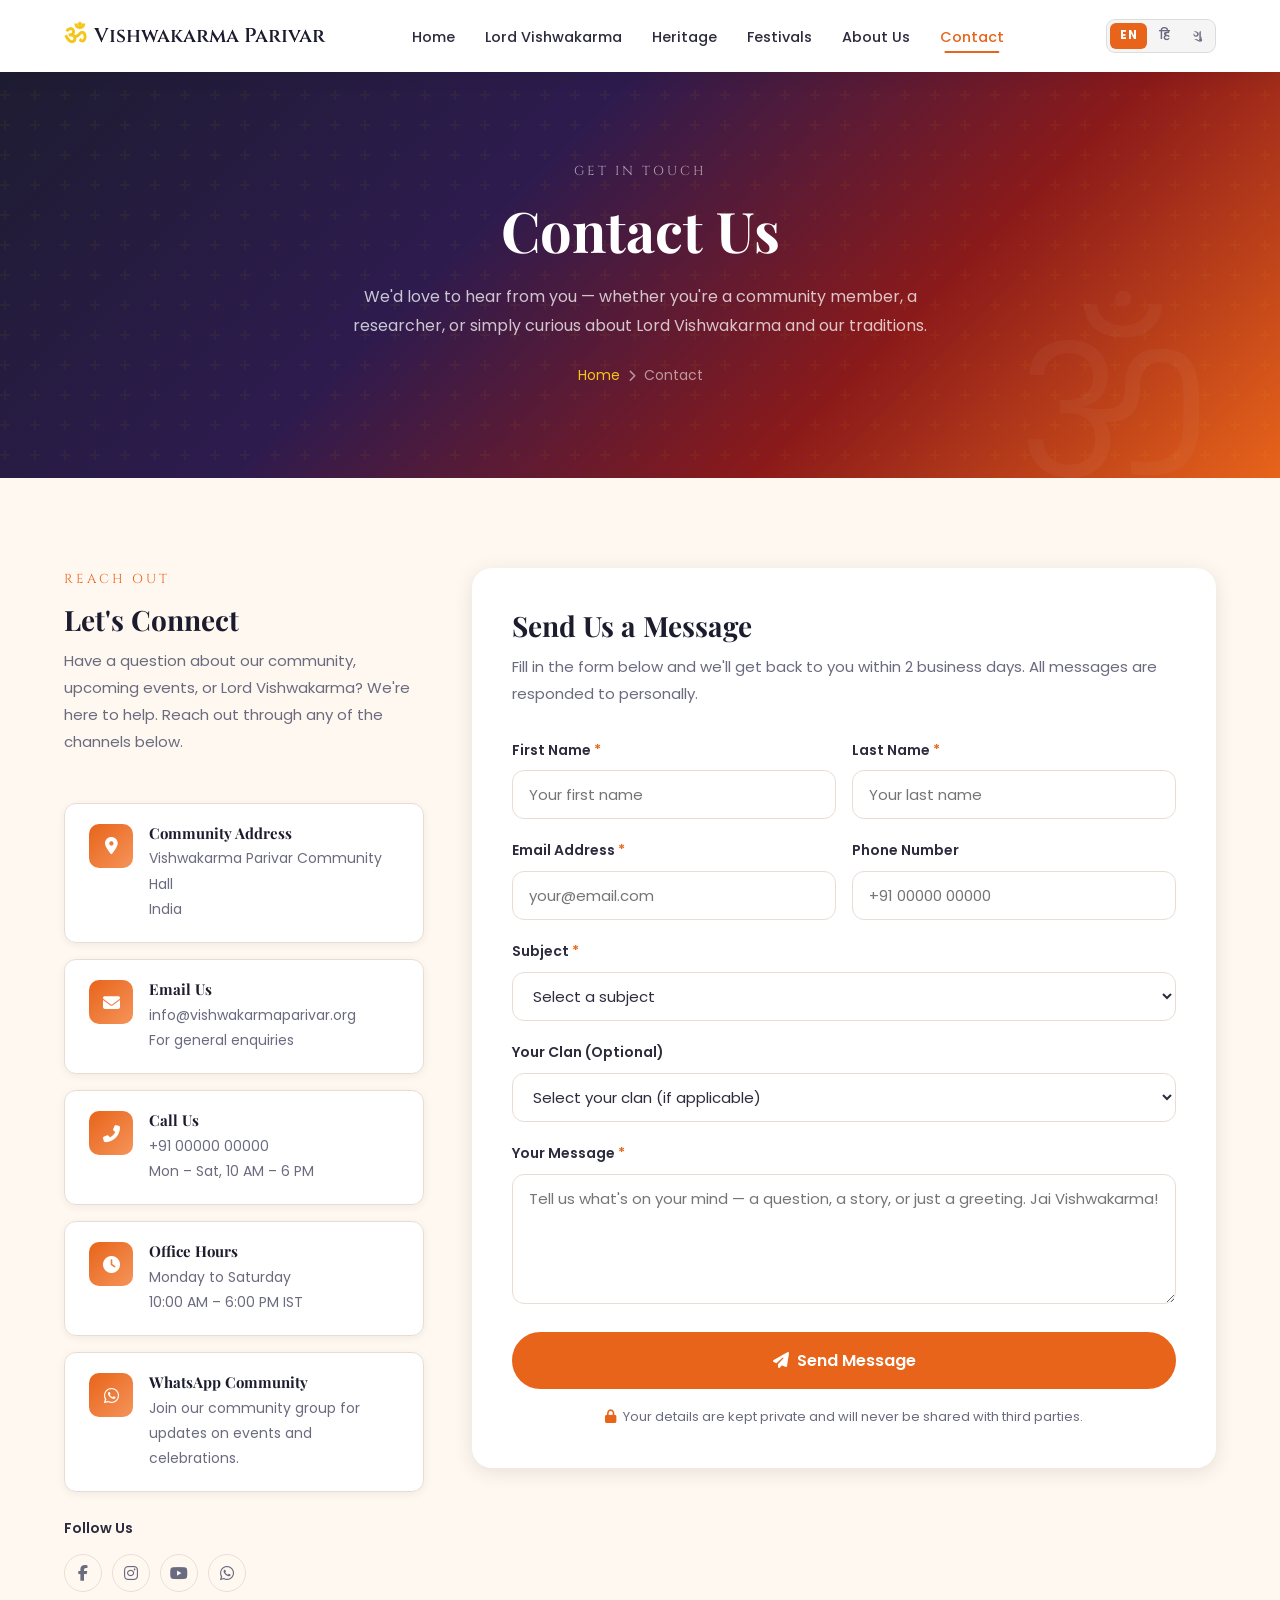
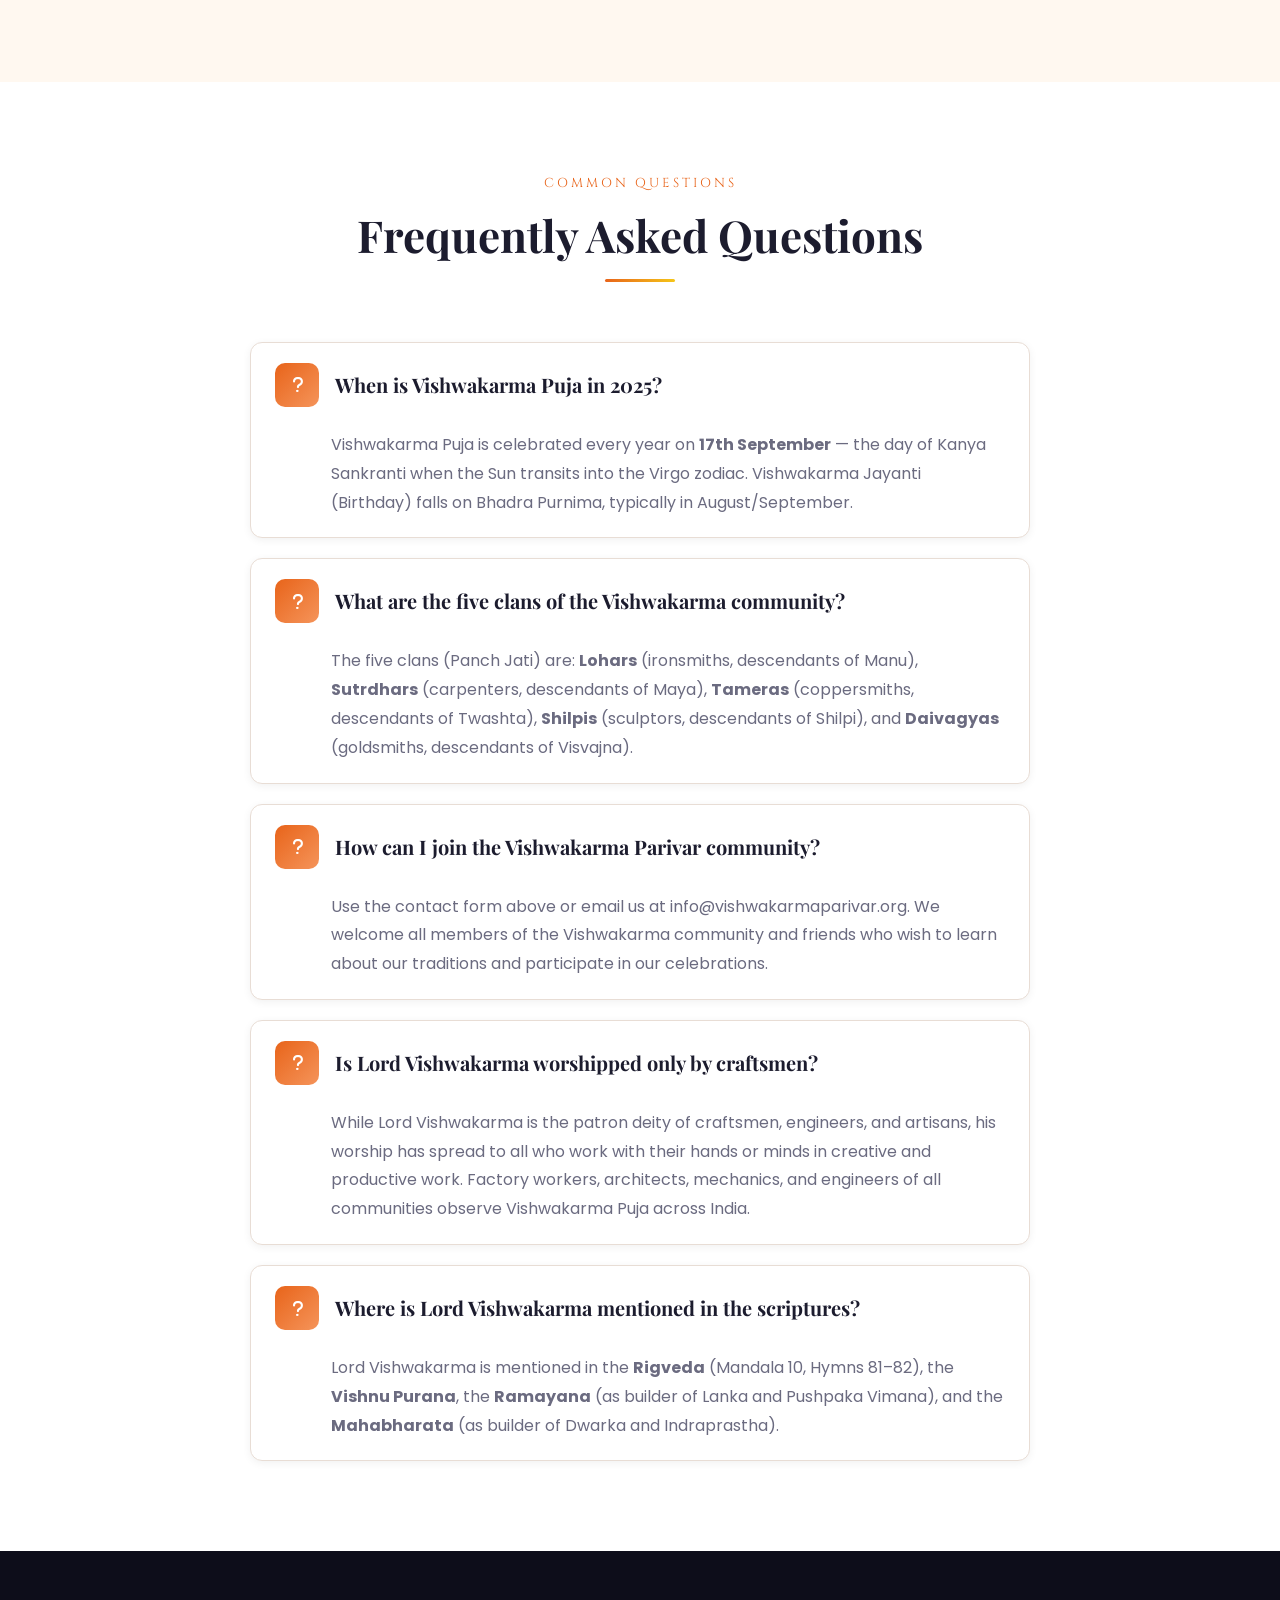
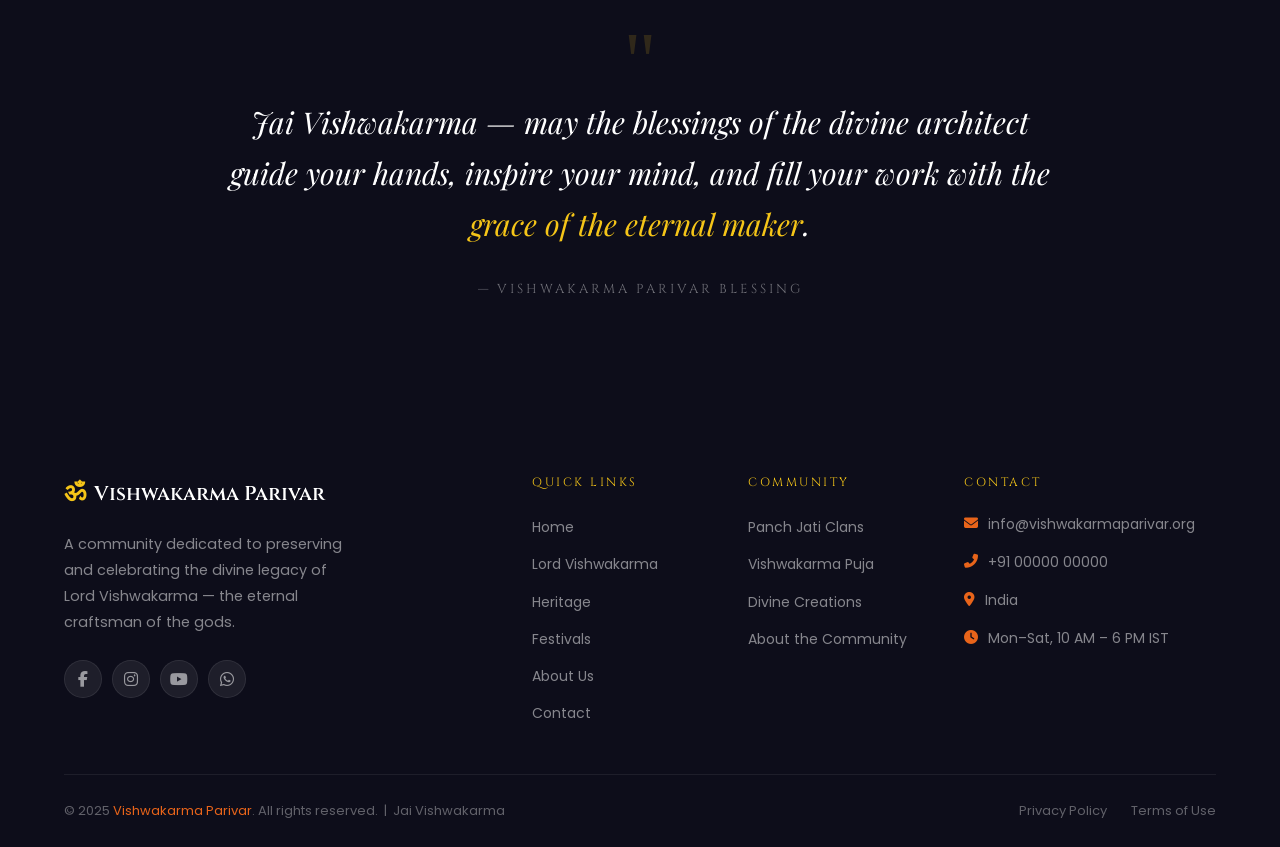
<file: contact.html>
<!DOCTYPE html>
<html lang="en">
<head>
  <meta charset="UTF-8" />
  <meta name="viewport" content="width=device-width, initial-scale=1.0" />
  <title>Contact Us | Vishwakarma Parivar</title>
  <meta name="description" content="Contact the Vishwakarma Parivar community — reach out for events, community information, or to connect with fellow members." />

  <link rel="preconnect" href="https://fonts.googleapis.com" />
  <link rel="preconnect" href="https://fonts.gstatic.com" crossorigin />
  <link href="https://fonts.googleapis.com/css2?family=Playfair+Display:ital,wght@0,400;0,600;0,700;1,400&family=Poppins:wght@300;400;500;600;700&family=Cinzel:wght@400;600&display=swap" rel="stylesheet" />
  <link rel="stylesheet" href="https://cdnjs.cloudflare.com/ajax/libs/font-awesome/6.5.0/css/all.min.css" />
  <link rel="stylesheet" href="https://unpkg.com/aos@2.3.4/dist/aos.css" />
  <link rel="stylesheet" href="css/style.css" />
</head>
<body>

  <!-- HEADER -->
  <header class="header light-header" id="header">
    <div class="container">
      <nav class="nav">
        <a href="index.html" class="nav-logo"><span class="om">ॐ</span> Vishwakarma Parivar</a>
        <ul class="nav-links">
          <li><a href="index.html" data-i18n="nav_home">Home</a></li>
          <li><a href="lord-vishwakarma.html" data-i18n="nav_lord">Lord Vishwakarma</a></li>
          <li><a href="heritage.html" data-i18n="nav_heritage">Heritage</a></li>
          <li><a href="festivals.html" data-i18n="nav_festivals">Festivals</a></li>
          <li><a href="about.html" data-i18n="nav_about">About Us</a></li>
          <li><a href="contact.html" class="active" data-i18n="nav_contact">Contact</a></li>
        </ul>
        <div class="lang-switcher">
          <button class="lang-btn active" data-lang="en">EN</button>
          <button class="lang-btn" data-lang="hi">हि</button>
          <button class="lang-btn" data-lang="gu">ગુ</button>
        </div>
        <button class="hamburger" aria-label="Toggle menu">
          <span></span><span></span><span></span>
        </button>
      </nav>
    </div>
  </header>

  <!-- PAGE HERO -->
  <section class="page-hero">
    <div class="page-hero-om">ॐ</div>
    <div class="container">
      <div class="page-hero-content" data-aos="fade-up">
        <span class="section-subtitle" style="color: rgba(255,255,255,0.6);">Get in Touch</span>
        <h1>Contact Us</h1>
        <p>We'd love to hear from you — whether you're a community member, a researcher, or simply curious about Lord Vishwakarma and our traditions.</p>
        <div class="breadcrumb">
          <a href="index.html" data-i18n="breadcrumb_home">Home</a>
          <i class="fas fa-chevron-right"></i>
          <span data-i18n="con_breadcrumb">Contact</span>
        </div>
      </div>
    </div>
  </section>

  <!-- CONTACT SECTION -->
  <section class="contact-section">
    <div class="container">
      <div class="contact-inner">

        <!-- Info Cards -->
        <div class="contact-info-wrap" data-aos="fade-right">

          <div style="margin-bottom: 0.5rem;">
            <span class="section-subtitle" style="text-align: left;">Reach Out</span>
            <h3 style="margin-bottom: 0.5rem;">Let's Connect</h3>
            <p style="font-size: 0.9375rem; margin-bottom: 1.5rem;">
              Have a question about our community, upcoming events, or Lord Vishwakarma?
              We're here to help. Reach out through any of the channels below.
            </p>
          </div>

          <div class="contact-info-card">
            <div class="ci-icon"><i class="fas fa-map-marker-alt"></i></div>
            <div class="ci-body">
              <h4>Community Address</h4>
              <p>Vishwakarma Parivar Community Hall<br />India</p>
            </div>
          </div>

          <div class="contact-info-card">
            <div class="ci-icon"><i class="fas fa-envelope"></i></div>
            <div class="ci-body">
              <h4>Email Us</h4>
              <p>info@vishwakarmaparivar.org<br />For general enquiries</p>
            </div>
          </div>

          <div class="contact-info-card">
            <div class="ci-icon"><i class="fas fa-phone-alt"></i></div>
            <div class="ci-body">
              <h4>Call Us</h4>
              <p>+91 00000 00000<br />Mon – Sat, 10 AM – 6 PM</p>
            </div>
          </div>

          <div class="contact-info-card">
            <div class="ci-icon"><i class="fas fa-clock"></i></div>
            <div class="ci-body">
              <h4>Office Hours</h4>
              <p>Monday to Saturday<br />10:00 AM – 6:00 PM IST</p>
            </div>
          </div>

          <div class="contact-info-card">
            <div class="ci-icon"><i class="fab fa-whatsapp"></i></div>
            <div class="ci-body">
              <h4>WhatsApp Community</h4>
              <p>Join our community group for updates on events and celebrations.</p>
            </div>
          </div>

          <!-- Social -->
          <div style="margin-top: 0.5rem;">
            <p style="font-size: 0.875rem; font-weight: 600; color: var(--text); margin-bottom: 0.75rem;">Follow Us</p>
            <div class="social-links">
              <a href="#" class="social-link" style="border: 1px solid var(--border); color: var(--text-muted);" aria-label="Facebook"><i class="fab fa-facebook-f"></i></a>
              <a href="#" class="social-link" style="border: 1px solid var(--border); color: var(--text-muted);" aria-label="Instagram"><i class="fab fa-instagram"></i></a>
              <a href="#" class="social-link" style="border: 1px solid var(--border); color: var(--text-muted);" aria-label="YouTube"><i class="fab fa-youtube"></i></a>
              <a href="#" class="social-link" style="border: 1px solid var(--border); color: var(--text-muted);" aria-label="WhatsApp"><i class="fab fa-whatsapp"></i></a>
            </div>
          </div>
        </div>

        <!-- Contact Form -->
        <div class="contact-form-card" data-aos="fade-left">
          <h3>Send Us a Message</h3>
          <p class="form-desc">
            Fill in the form below and we'll get back to you within 2 business days.
            All messages are responded to personally.
          </p>

          <form id="contactForm" novalidate>
            <div class="form-row">
              <div class="form-group">
                <label for="firstName">First Name <span style="color: var(--primary);">*</span></label>
                <input type="text" id="firstName" name="firstName" placeholder="Your first name" required />
              </div>
              <div class="form-group">
                <label for="lastName">Last Name <span style="color: var(--primary);">*</span></label>
                <input type="text" id="lastName" name="lastName" placeholder="Your last name" required />
              </div>
            </div>

            <div class="form-row">
              <div class="form-group">
                <label for="email">Email Address <span style="color: var(--primary);">*</span></label>
                <input type="email" id="email" name="email" placeholder="your@email.com" required />
              </div>
              <div class="form-group">
                <label for="phone">Phone Number</label>
                <input type="tel" id="phone" name="phone" placeholder="+91 00000 00000" />
              </div>
            </div>

            <div class="form-group">
              <label for="subject">Subject <span style="color: var(--primary);">*</span></label>
              <select id="subject" name="subject" required>
                <option value="" disabled selected>Select a subject</option>
                <option value="community">Community Membership</option>
                <option value="festival">Festival &amp; Events</option>
                <option value="heritage">Heritage &amp; Research</option>
                <option value="lord">About Lord Vishwakarma</option>
                <option value="panch-jati">Panch Jati / Genealogy</option>
                <option value="media">Media &amp; Press</option>
                <option value="other">General Enquiry</option>
              </select>
            </div>

            <div class="form-group">
              <label for="clan">Your Clan (Optional)</label>
              <select id="clan" name="clan">
                <option value="" disabled selected>Select your clan (if applicable)</option>
                <option value="lohar">Lohar (Ironsmith)</option>
                <option value="sutrdhar">Sutrdhar (Carpenter)</option>
                <option value="tamera">Tamera (Coppersmith)</option>
                <option value="shilpi">Shilpi (Sculptor)</option>
                <option value="daivagya">Daivagya (Goldsmith)</option>
                <option value="other">Other / Not sure</option>
              </select>
            </div>

            <div class="form-group">
              <label for="message">Your Message <span style="color: var(--primary);">*</span></label>
              <textarea id="message" name="message" placeholder="Tell us what's on your mind — a question, a story, or just a greeting. Jai Vishwakarma!" required></textarea>
            </div>

            <button type="submit" class="btn btn-primary btn-submit" style="width: 100%; justify-content: center; font-size: 1rem;">
              <i class="fas fa-paper-plane"></i> <span data-i18n="con_btn_submit">Send Message</span>
            </button>

            <p class="form-note">
              <i class="fas fa-lock" style="color: var(--primary); margin-right: 0.25rem;"></i>
              Your details are kept private and will never be shared with third parties.
            </p>
          </form>
        </div>

      </div>
    </div>
  </section>

  <!-- FAQ -->
  <section style="background: var(--white);">
    <div class="container">
      <div class="section-header" data-aos="fade-up">
        <span class="section-subtitle">Common Questions</span>
        <h2>Frequently Asked Questions</h2>
        <div class="divider"></div>
      </div>

      <div style="max-width: 780px; margin: 0 auto; display: flex; flex-direction: column; gap: 1.25rem;">

        <div class="contact-info-card" data-aos="fade-up" data-aos-delay="0" style="flex-direction: column; align-items: flex-start;">
          <div style="display: flex; align-items: center; gap: 1rem; margin-bottom: 0.5rem;">
            <div class="ci-icon"><i class="fas fa-question"></i></div>
            <h4 style="margin: 0;">When is Vishwakarma Puja in 2025?</h4>
          </div>
          <p style="margin: 0; padding-left: 3.5rem;">Vishwakarma Puja is celebrated every year on <strong>17th September</strong> — the day of Kanya Sankranti when the Sun transits into the Virgo zodiac. Vishwakarma Jayanti (Birthday) falls on Bhadra Purnima, typically in August/September.</p>
        </div>

        <div class="contact-info-card" data-aos="fade-up" data-aos-delay="80" style="flex-direction: column; align-items: flex-start;">
          <div style="display: flex; align-items: center; gap: 1rem; margin-bottom: 0.5rem;">
            <div class="ci-icon"><i class="fas fa-question"></i></div>
            <h4 style="margin: 0;">What are the five clans of the Vishwakarma community?</h4>
          </div>
          <p style="margin: 0; padding-left: 3.5rem;">The five clans (Panch Jati) are: <strong>Lohars</strong> (ironsmiths, descendants of Manu), <strong>Sutrdhars</strong> (carpenters, descendants of Maya), <strong>Tameras</strong> (coppersmiths, descendants of Twashta), <strong>Shilpis</strong> (sculptors, descendants of Shilpi), and <strong>Daivagyas</strong> (goldsmiths, descendants of Visvajna).</p>
        </div>

        <div class="contact-info-card" data-aos="fade-up" data-aos-delay="160" style="flex-direction: column; align-items: flex-start;">
          <div style="display: flex; align-items: center; gap: 1rem; margin-bottom: 0.5rem;">
            <div class="ci-icon"><i class="fas fa-question"></i></div>
            <h4 style="margin: 0;">How can I join the Vishwakarma Parivar community?</h4>
          </div>
          <p style="margin: 0; padding-left: 3.5rem;">Use the contact form above or email us at info@vishwakarmaparivar.org. We welcome all members of the Vishwakarma community and friends who wish to learn about our traditions and participate in our celebrations.</p>
        </div>

        <div class="contact-info-card" data-aos="fade-up" data-aos-delay="0" style="flex-direction: column; align-items: flex-start;">
          <div style="display: flex; align-items: center; gap: 1rem; margin-bottom: 0.5rem;">
            <div class="ci-icon"><i class="fas fa-question"></i></div>
            <h4 style="margin: 0;">Is Lord Vishwakarma worshipped only by craftsmen?</h4>
          </div>
          <p style="margin: 0; padding-left: 3.5rem;">While Lord Vishwakarma is the patron deity of craftsmen, engineers, and artisans, his worship has spread to all who work with their hands or minds in creative and productive work. Factory workers, architects, mechanics, and engineers of all communities observe Vishwakarma Puja across India.</p>
        </div>

        <div class="contact-info-card" data-aos="fade-up" data-aos-delay="80" style="flex-direction: column; align-items: flex-start;">
          <div style="display: flex; align-items: center; gap: 1rem; margin-bottom: 0.5rem;">
            <div class="ci-icon"><i class="fas fa-question"></i></div>
            <h4 style="margin: 0;">Where is Lord Vishwakarma mentioned in the scriptures?</h4>
          </div>
          <p style="margin: 0; padding-left: 3.5rem;">Lord Vishwakarma is mentioned in the <strong>Rigveda</strong> (Mandala 10, Hymns 81–82), the <strong>Vishnu Purana</strong>, the <strong>Ramayana</strong> (as builder of Lanka and Pushpaka Vimana), and the <strong>Mahabharata</strong> (as builder of Dwarka and Indraprastha).</p>
        </div>

      </div>
    </div>
  </section>

  <!-- SCRIPTURE QUOTE -->
  <section class="scripture-section">
    <div class="container">
      <div class="scripture-inner" data-aos="fade-up">
        <div class="quote-mark">"</div>
        <p class="quote-text">
          Jai Vishwakarma — may the blessings of the divine architect
          guide your hands, inspire your mind, and fill your work
          with the <span>grace of the eternal maker</span>.
        </p>
        <span class="quote-source">— Vishwakarma Parivar Blessing</span>
      </div>
    </div>
  </section>

  <!-- FOOTER -->
  <footer class="footer">
    <div class="container">
      <div class="footer-grid">
        <div class="footer-brand">
          <a href="index.html" class="nav-logo"><span class="om">ॐ</span> Vishwakarma Parivar</a>
          <p class="footer-brand-desc" data-i18n="footer_brand_desc">A community dedicated to preserving and celebrating the divine legacy of Lord Vishwakarma — the eternal craftsman of the gods.</p>
          <div class="social-links">
            <a href="#" class="social-link"><i class="fab fa-facebook-f"></i></a>
            <a href="#" class="social-link"><i class="fab fa-instagram"></i></a>
            <a href="#" class="social-link"><i class="fab fa-youtube"></i></a>
            <a href="#" class="social-link"><i class="fab fa-whatsapp"></i></a>
          </div>
        </div>
        <div>
          <p class="footer-heading" data-i18n="footer_ql">Quick Links</p>
          <ul class="footer-links">
            <li><a href="index.html" data-i18n="nav_home">Home</a></li>
            <li><a href="lord-vishwakarma.html" data-i18n="nav_lord">Lord Vishwakarma</a></li>
            <li><a href="heritage.html" data-i18n="nav_heritage">Heritage</a></li>
            <li><a href="festivals.html" data-i18n="nav_festivals">Festivals</a></li>
            <li><a href="about.html" data-i18n="nav_about">About Us</a></li>
            <li><a href="contact.html" data-i18n="nav_contact">Contact</a></li>
          </ul>
        </div>
        <div>
          <p class="footer-heading" data-i18n="footer_community">Community</p>
          <ul class="footer-links">
            <li><a href="heritage.html#panch-jati" data-i18n="footer_panch_clans">Panch Jati Clans</a></li>
            <li><a href="festivals.html" data-i18n="footer_festivals_h">Vishwakarma Puja</a></li>
            <li><a href="lord-vishwakarma.html" data-i18n="footer_divine_creations">Divine Creations</a></li>
            <li><a href="about.html" data-i18n="footer_about_community">About the Community</a></li>
          </ul>
        </div>
        <div>
          <p class="footer-heading" data-i18n="footer_contact_h">Contact</p>
          <div class="footer-contact-item"><i class="fas fa-envelope"></i><span>info@vishwakarmaparivar.org</span></div>
          <div class="footer-contact-item"><i class="fas fa-phone-alt"></i><span>+91 00000 00000</span></div>
          <div class="footer-contact-item"><i class="fas fa-map-marker-alt"></i><span>India</span></div>
          <div class="footer-contact-item"><i class="fas fa-clock"></i><span>Mon–Sat, 10 AM – 6 PM IST</span></div>
        </div>
      </div>
      <div class="footer-bottom">
        <p>&copy; 2025 <span>Vishwakarma Parivar</span>. All rights reserved. &nbsp;|&nbsp; Jai Vishwakarma</p>
        <div class="footer-bottom-links"><a href="#" data-i18n="footer_privacy">Privacy Policy</a><a href="#" data-i18n="footer_terms">Terms of Use</a></div>
      </div>
    </div>
  </footer>

  <button class="back-to-top" aria-label="Back to top"><i class="fas fa-chevron-up"></i></button>

  <script src="https://unpkg.com/aos@2.3.4/dist/aos.js"></script>
  <script src="js/main.js"></script>
</body>
</html>
</file>
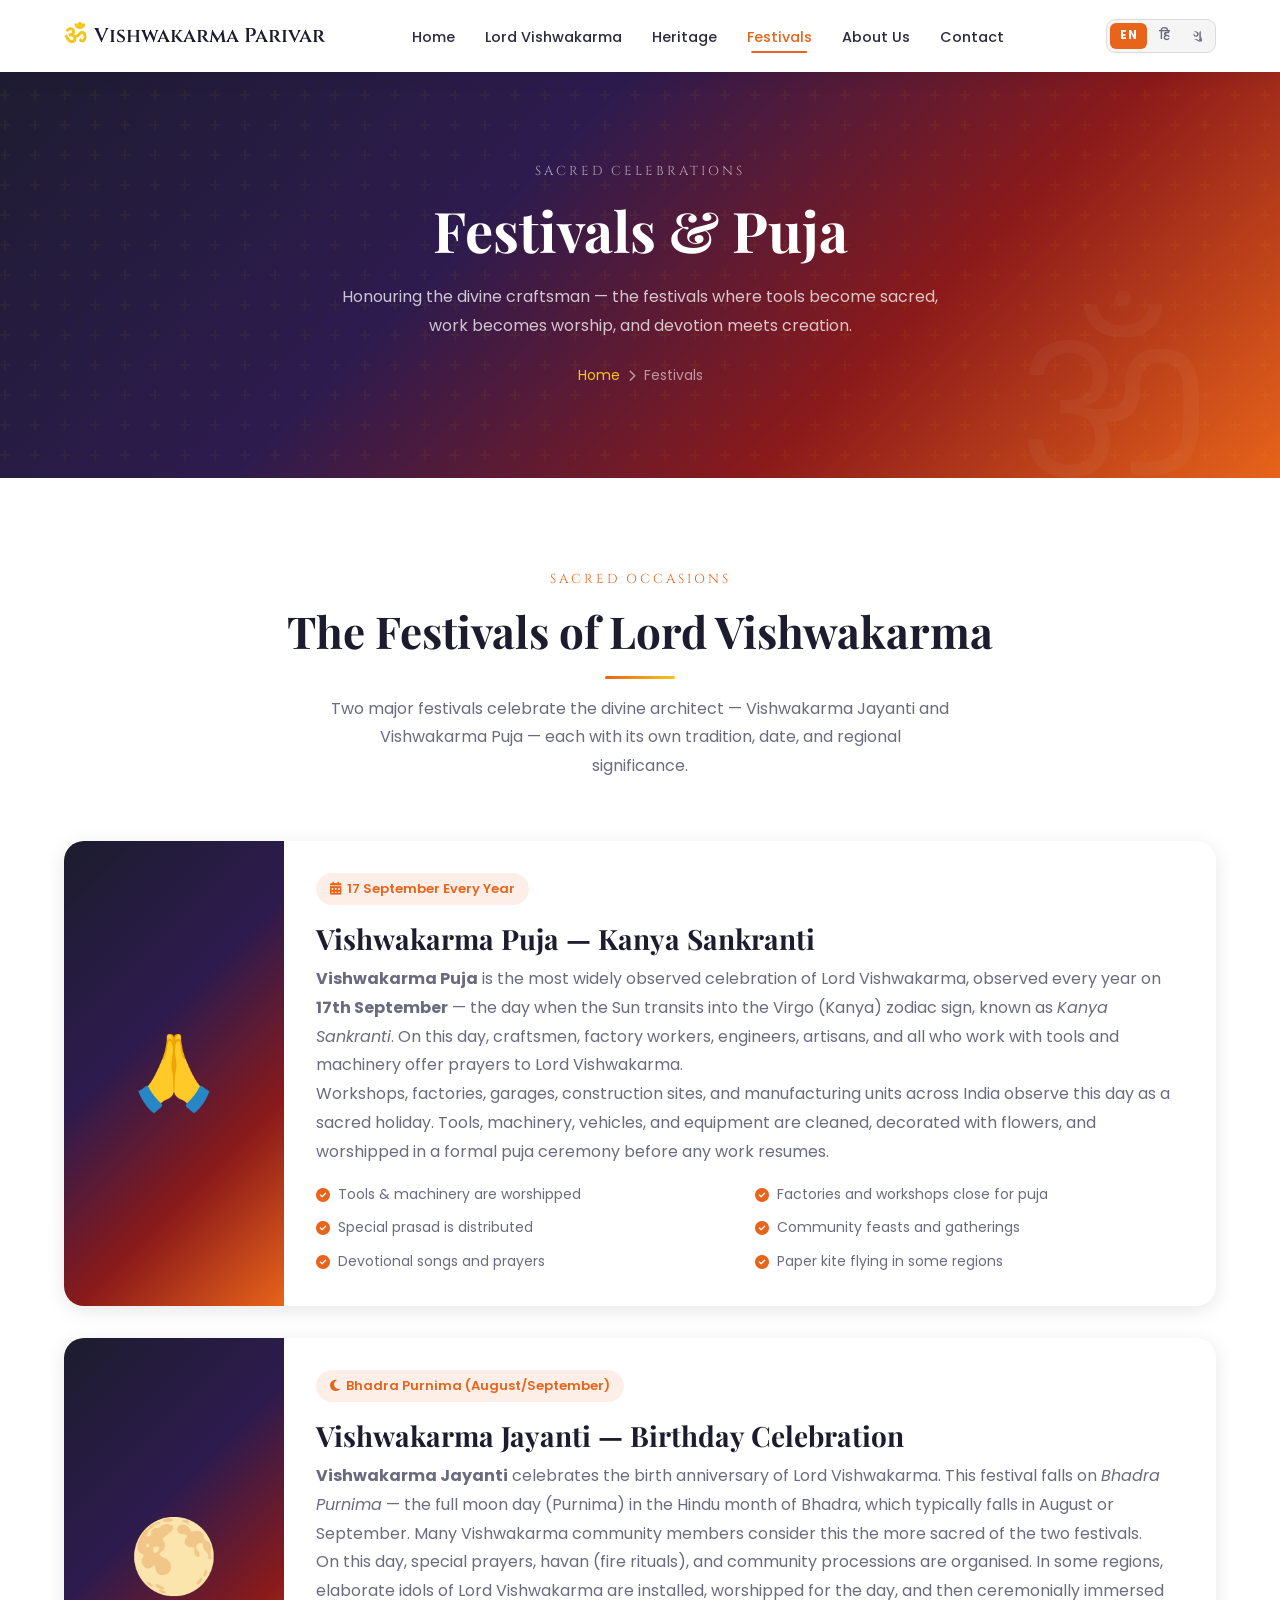
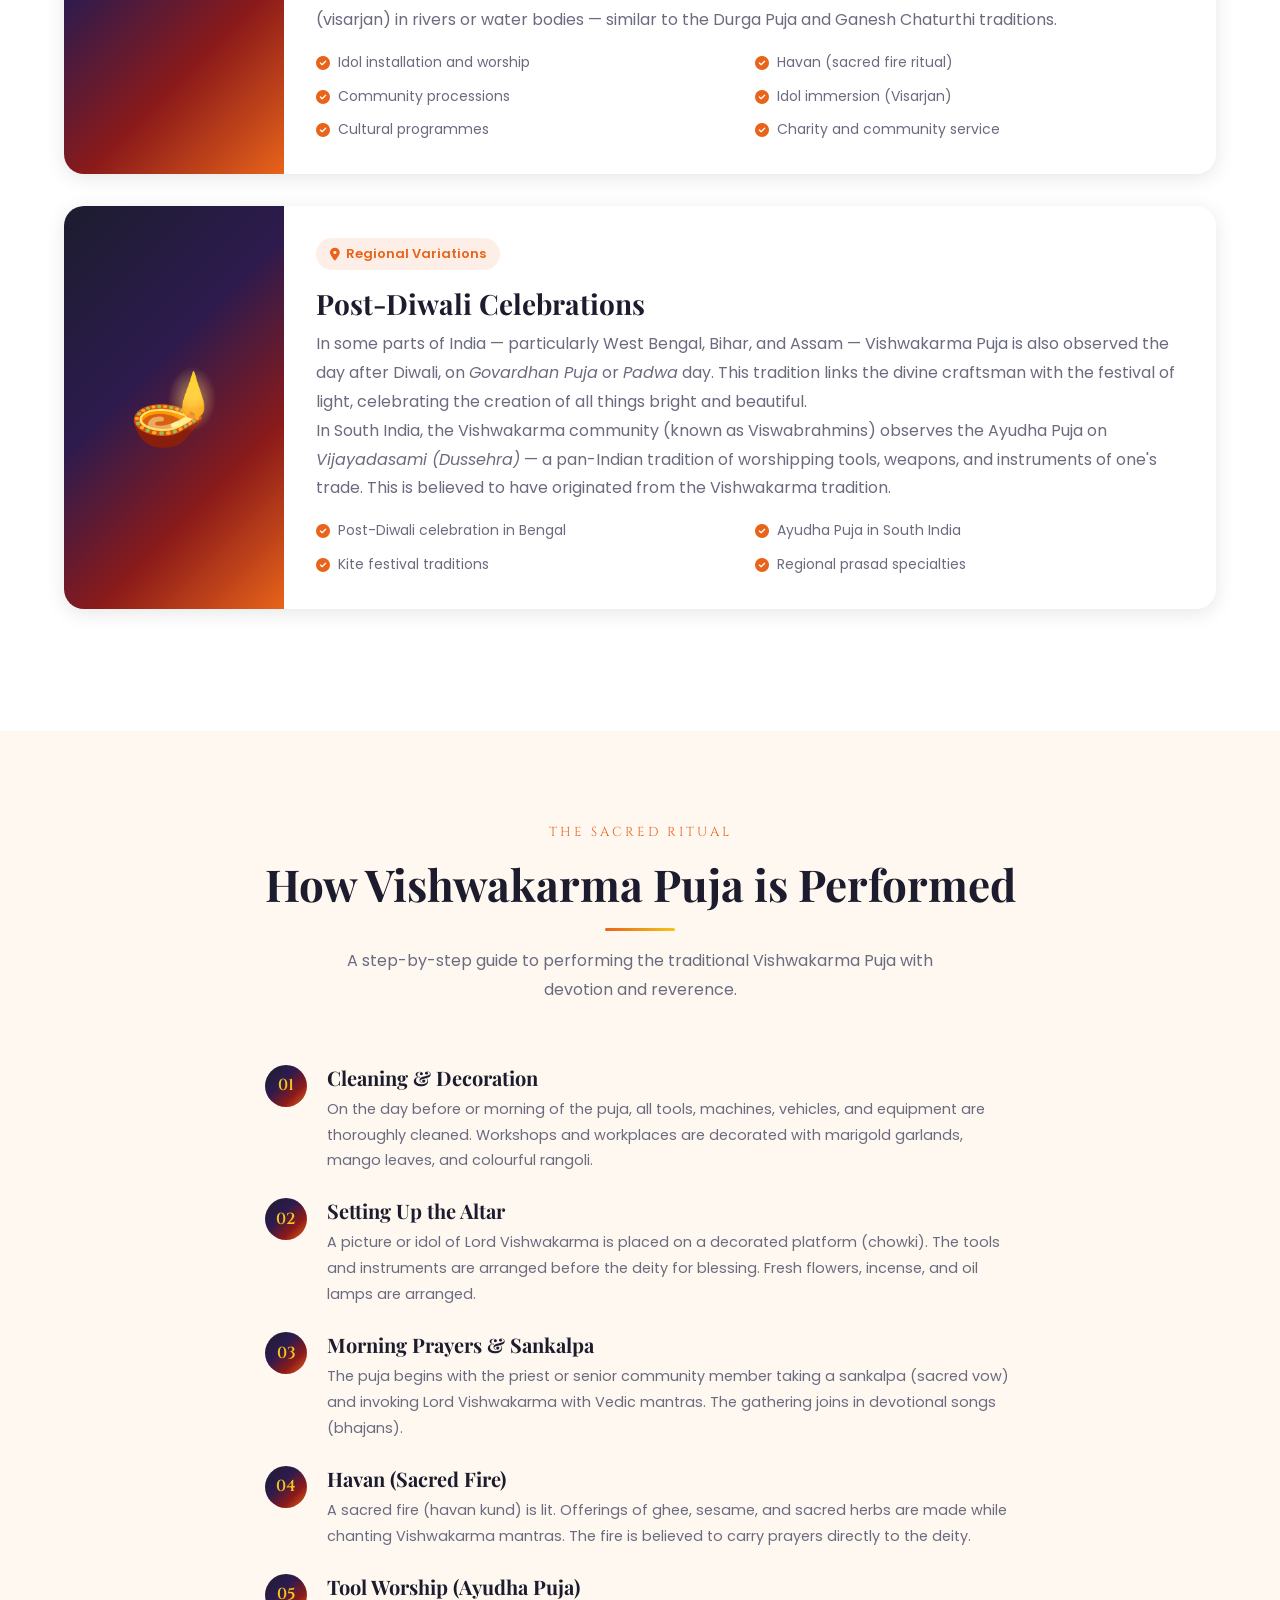
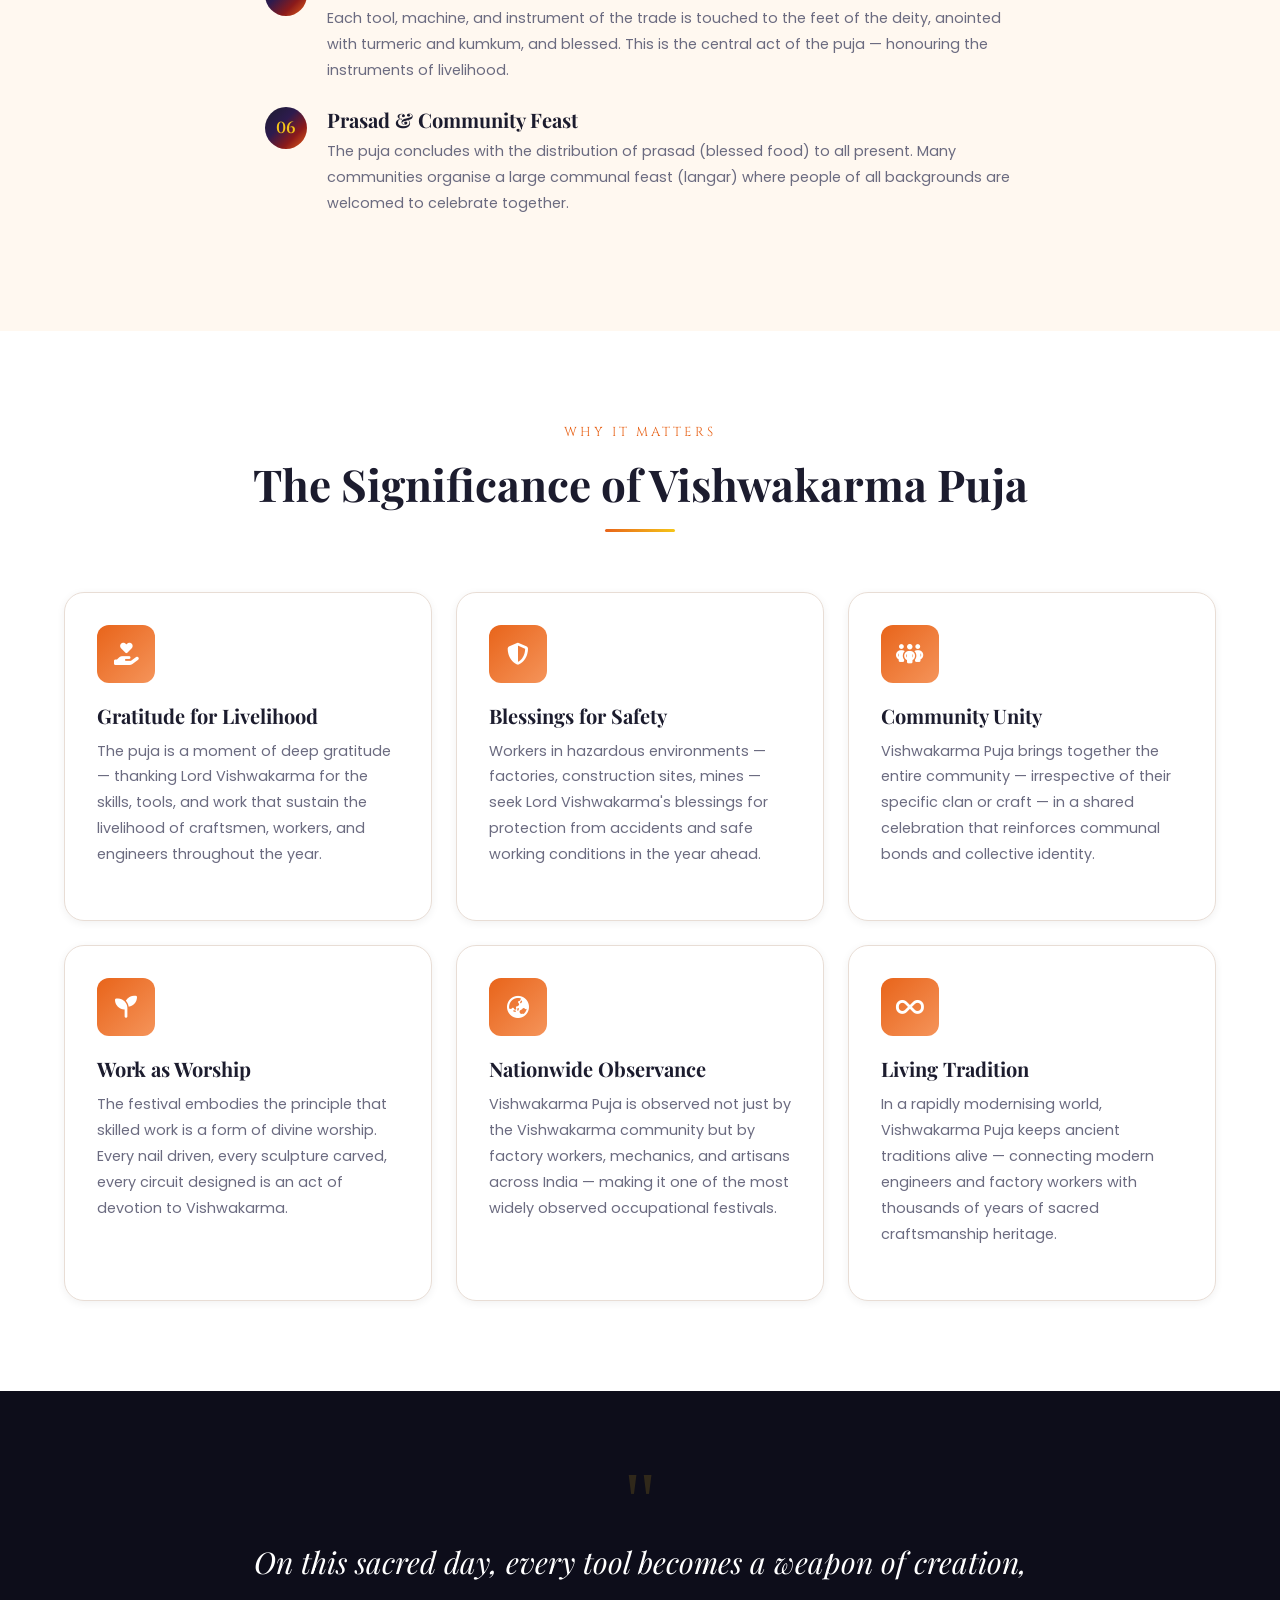
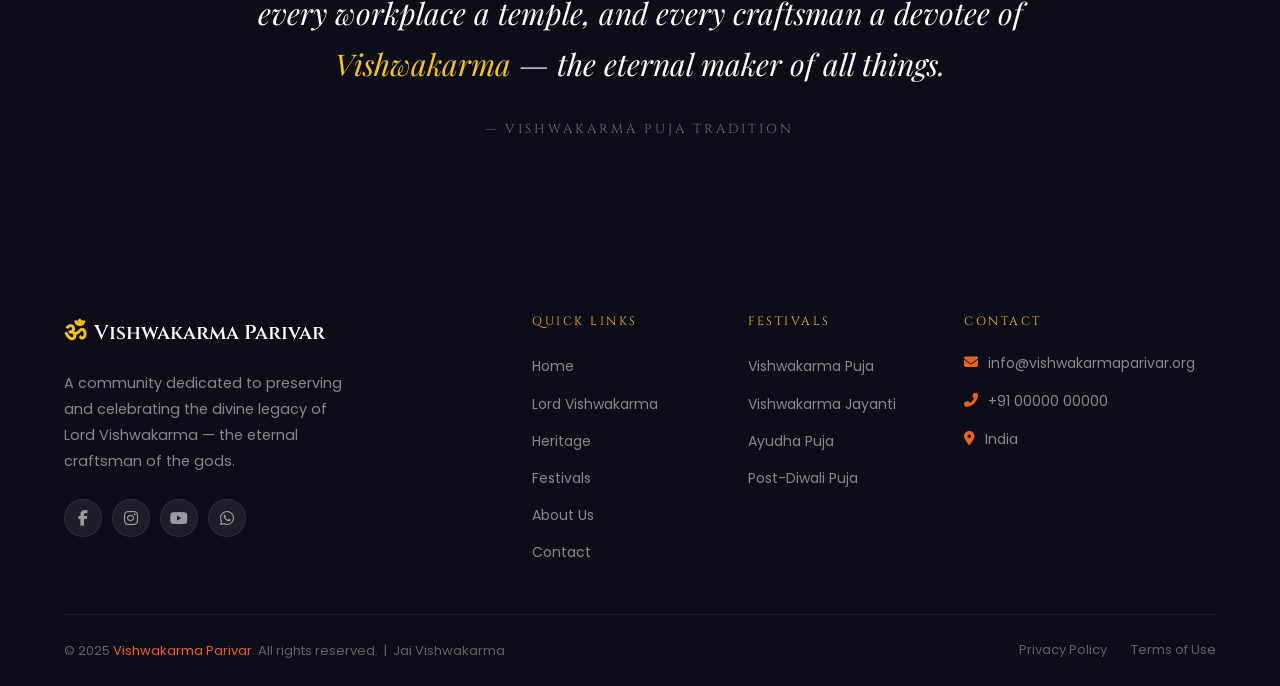
<file: festivals.html>
<!DOCTYPE html>
<html lang="en">
<head>
  <meta charset="UTF-8" />
  <meta name="viewport" content="width=device-width, initial-scale=1.0" />
  <title>Festivals | Vishwakarma Parivar</title>
  <meta name="description" content="Vishwakarma Jayanti and Vishwakarma Puja — the sacred festivals celebrating the divine architect of the universe." />

  <link rel="preconnect" href="https://fonts.googleapis.com" />
  <link rel="preconnect" href="https://fonts.gstatic.com" crossorigin />
  <link href="https://fonts.googleapis.com/css2?family=Playfair+Display:ital,wght@0,400;0,600;0,700;1,400&family=Poppins:wght@300;400;500;600;700&family=Cinzel:wght@400;600&display=swap" rel="stylesheet" />
  <link rel="stylesheet" href="https://cdnjs.cloudflare.com/ajax/libs/font-awesome/6.5.0/css/all.min.css" />
  <link rel="stylesheet" href="https://unpkg.com/aos@2.3.4/dist/aos.css" />
  <link rel="stylesheet" href="css/style.css" />
</head>
<body>

  <!-- HEADER -->
  <header class="header light-header" id="header">
    <div class="container">
      <nav class="nav">
        <a href="index.html" class="nav-logo"><span class="om">ॐ</span> Vishwakarma Parivar</a>
        <ul class="nav-links">
          <li><a href="index.html" data-i18n="nav_home">Home</a></li>
          <li><a href="lord-vishwakarma.html" data-i18n="nav_lord">Lord Vishwakarma</a></li>
          <li><a href="heritage.html" data-i18n="nav_heritage">Heritage</a></li>
          <li><a href="festivals.html" class="active" data-i18n="nav_festivals">Festivals</a></li>
          <li><a href="about.html" data-i18n="nav_about">About Us</a></li>
          <li><a href="contact.html" data-i18n="nav_contact">Contact</a></li>
        </ul>
        <div class="lang-switcher">
          <button class="lang-btn active" data-lang="en">EN</button>
          <button class="lang-btn" data-lang="hi">हि</button>
          <button class="lang-btn" data-lang="gu">ગુ</button>
        </div>
        <button class="hamburger" aria-label="Toggle menu">
          <span></span><span></span><span></span>
        </button>
      </nav>
    </div>
  </header>

  <!-- PAGE HERO -->
  <section class="page-hero">
    <div class="page-hero-om">ॐ</div>
    <div class="container">
      <div class="page-hero-content" data-aos="fade-up">
        <span class="section-subtitle" style="color: rgba(255,255,255,0.6);">Sacred Celebrations</span>
        <h1>Festivals &amp; Puja</h1>
        <p>Honouring the divine craftsman — the festivals where tools become sacred, work becomes worship, and devotion meets creation.</p>
        <div class="breadcrumb">
          <a href="index.html" data-i18n="breadcrumb_home">Home</a>
          <i class="fas fa-chevron-right"></i>
          <span data-i18n="fes_breadcrumb">Festivals</span>
        </div>
      </div>
    </div>
  </section>

  <!-- MAIN FESTIVALS -->
  <section style="background: var(--white);">
    <div class="container">
      <div class="section-header" data-aos="fade-up">
        <span class="section-subtitle">Sacred Occasions</span>
        <h2>The Festivals of Lord Vishwakarma</h2>
        <div class="divider"></div>
        <p>Two major festivals celebrate the divine architect — Vishwakarma Jayanti and Vishwakarma Puja — each with its own tradition, date, and regional significance.</p>
      </div>

      <!-- Festival 1: Vishwakarma Puja -->
      <div class="festival-card" data-aos="fade-up">
        <div class="festival-card-visual">🙏</div>
        <div class="festival-card-body">
          <span class="festival-badge"><i class="fas fa-calendar-alt"></i> 17 September Every Year</span>
          <h3>Vishwakarma Puja — Kanya Sankranti</h3>
          <p>
            <strong>Vishwakarma Puja</strong> is the most widely observed celebration of Lord Vishwakarma, observed every year
            on <strong>17th September</strong> — the day when the Sun transits into the Virgo (Kanya) zodiac sign, known as
            <em>Kanya Sankranti</em>. On this day, craftsmen, factory workers, engineers, artisans, and all who work
            with tools and machinery offer prayers to Lord Vishwakarma.
          </p>
          <p>
            Workshops, factories, garages, construction sites, and manufacturing units across India observe this day
            as a sacred holiday. Tools, machinery, vehicles, and equipment are cleaned, decorated with flowers, and
            worshipped in a formal puja ceremony before any work resumes.
          </p>
          <div class="celebration-items">
            <div class="celebration-item"><i class="fas fa-check-circle"></i> Tools &amp; machinery are worshipped</div>
            <div class="celebration-item"><i class="fas fa-check-circle"></i> Factories and workshops close for puja</div>
            <div class="celebration-item"><i class="fas fa-check-circle"></i> Special prasad is distributed</div>
            <div class="celebration-item"><i class="fas fa-check-circle"></i> Community feasts and gatherings</div>
            <div class="celebration-item"><i class="fas fa-check-circle"></i> Devotional songs and prayers</div>
            <div class="celebration-item"><i class="fas fa-check-circle"></i> Paper kite flying in some regions</div>
          </div>
        </div>
      </div>

      <!-- Festival 2: Vishwakarma Jayanti -->
      <div class="festival-card" data-aos="fade-up">
        <div class="festival-card-visual">🌕</div>
        <div class="festival-card-body">
          <span class="festival-badge"><i class="fas fa-moon"></i> Bhadra Purnima (August/September)</span>
          <h3>Vishwakarma Jayanti — Birthday Celebration</h3>
          <p>
            <strong>Vishwakarma Jayanti</strong> celebrates the birth anniversary of Lord Vishwakarma. This festival falls
            on <em>Bhadra Purnima</em> — the full moon day (Purnima) in the Hindu month of Bhadra, which typically falls
            in August or September. Many Vishwakarma community members consider this the more sacred of the two festivals.
          </p>
          <p>
            On this day, special prayers, havan (fire rituals), and community processions are organised. In some regions,
            elaborate idols of Lord Vishwakarma are installed, worshipped for the day, and then ceremonially immersed
            (visarjan) in rivers or water bodies — similar to the Durga Puja and Ganesh Chaturthi traditions.
          </p>
          <div class="celebration-items">
            <div class="celebration-item"><i class="fas fa-check-circle"></i> Idol installation and worship</div>
            <div class="celebration-item"><i class="fas fa-check-circle"></i> Havan (sacred fire ritual)</div>
            <div class="celebration-item"><i class="fas fa-check-circle"></i> Community processions</div>
            <div class="celebration-item"><i class="fas fa-check-circle"></i> Idol immersion (Visarjan)</div>
            <div class="celebration-item"><i class="fas fa-check-circle"></i> Cultural programmes</div>
            <div class="celebration-item"><i class="fas fa-check-circle"></i> Charity and community service</div>
          </div>
        </div>
      </div>

      <!-- Festival 3: Regional -->
      <div class="festival-card" data-aos="fade-up">
        <div class="festival-card-visual">🪔</div>
        <div class="festival-card-body">
          <span class="festival-badge"><i class="fas fa-map-marker-alt"></i> Regional Variations</span>
          <h3>Post-Diwali Celebrations</h3>
          <p>
            In some parts of India — particularly West Bengal, Bihar, and Assam — Vishwakarma Puja is also observed
            the day after Diwali, on <em>Govardhan Puja</em> or <em>Padwa</em> day. This tradition links the divine
            craftsman with the festival of light, celebrating the creation of all things bright and beautiful.
          </p>
          <p>
            In South India, the Vishwakarma community (known as Viswabrahmins) observes the Ayudha Puja on
            <em>Vijayadasami (Dussehra)</em> — a pan-Indian tradition of worshipping tools, weapons, and instruments
            of one's trade. This is believed to have originated from the Vishwakarma tradition.
          </p>
          <div class="celebration-items">
            <div class="celebration-item"><i class="fas fa-check-circle"></i> Post-Diwali celebration in Bengal</div>
            <div class="celebration-item"><i class="fas fa-check-circle"></i> Ayudha Puja in South India</div>
            <div class="celebration-item"><i class="fas fa-check-circle"></i> Kite festival traditions</div>
            <div class="celebration-item"><i class="fas fa-check-circle"></i> Regional prasad specialties</div>
          </div>
        </div>
      </div>

    </div>
  </section>

  <!-- HOW TO CELEBRATE -->
  <section style="background: var(--light);">
    <div class="container">
      <div class="section-header" data-aos="fade-up">
        <span class="section-subtitle">The Sacred Ritual</span>
        <h2>How Vishwakarma Puja is Performed</h2>
        <div class="divider"></div>
        <p>A step-by-step guide to performing the traditional Vishwakarma Puja with devotion and reverence.</p>
      </div>

      <div style="max-width: 750px; margin: 0 auto;">
        <div class="puja-steps">

          <div class="puja-step" data-aos="fade-up" data-aos-delay="0">
            <div class="step-num">01</div>
            <div>
              <h4>Cleaning &amp; Decoration</h4>
              <p>On the day before or morning of the puja, all tools, machines, vehicles, and equipment are thoroughly cleaned. Workshops and workplaces are decorated with marigold garlands, mango leaves, and colourful rangoli.</p>
            </div>
          </div>

          <div class="puja-step" data-aos="fade-up" data-aos-delay="80">
            <div class="step-num">02</div>
            <div>
              <h4>Setting Up the Altar</h4>
              <p>A picture or idol of Lord Vishwakarma is placed on a decorated platform (chowki). The tools and instruments are arranged before the deity for blessing. Fresh flowers, incense, and oil lamps are arranged.</p>
            </div>
          </div>

          <div class="puja-step" data-aos="fade-up" data-aos-delay="160">
            <div class="step-num">03</div>
            <div>
              <h4>Morning Prayers &amp; Sankalpa</h4>
              <p>The puja begins with the priest or senior community member taking a sankalpa (sacred vow) and invoking Lord Vishwakarma with Vedic mantras. The gathering joins in devotional songs (bhajans).</p>
            </div>
          </div>

          <div class="puja-step" data-aos="fade-up" data-aos-delay="0">
            <div class="step-num">04</div>
            <div>
              <h4>Havan (Sacred Fire)</h4>
              <p>A sacred fire (havan kund) is lit. Offerings of ghee, sesame, and sacred herbs are made while chanting Vishwakarma mantras. The fire is believed to carry prayers directly to the deity.</p>
            </div>
          </div>

          <div class="puja-step" data-aos="fade-up" data-aos-delay="80">
            <div class="step-num">05</div>
            <div>
              <h4>Tool Worship (Ayudha Puja)</h4>
              <p>Each tool, machine, and instrument of the trade is touched to the feet of the deity, anointed with turmeric and kumkum, and blessed. This is the central act of the puja — honouring the instruments of livelihood.</p>
            </div>
          </div>

          <div class="puja-step" data-aos="fade-up" data-aos-delay="160">
            <div class="step-num">06</div>
            <div>
              <h4>Prasad &amp; Community Feast</h4>
              <p>The puja concludes with the distribution of prasad (blessed food) to all present. Many communities organise a large communal feast (langar) where people of all backgrounds are welcomed to celebrate together.</p>
            </div>
          </div>

        </div>
      </div>
    </div>
  </section>

  <!-- SIGNIFICANCE -->
  <section style="background: var(--white);">
    <div class="container">
      <div class="section-header" data-aos="fade-up">
        <span class="section-subtitle">Why It Matters</span>
        <h2>The Significance of Vishwakarma Puja</h2>
        <div class="divider"></div>
      </div>

      <div class="features-grid">
        <div class="feature-card" data-aos="fade-up" data-aos-delay="0">
          <div class="feature-icon"><i class="fas fa-hand-holding-heart"></i></div>
          <h3>Gratitude for Livelihood</h3>
          <p>The puja is a moment of deep gratitude — thanking Lord Vishwakarma for the skills, tools, and work that sustain the livelihood of craftsmen, workers, and engineers throughout the year.</p>
        </div>
        <div class="feature-card" data-aos="fade-up" data-aos-delay="80">
          <div class="feature-icon"><i class="fas fa-shield-halved"></i></div>
          <h3>Blessings for Safety</h3>
          <p>Workers in hazardous environments — factories, construction sites, mines — seek Lord Vishwakarma's blessings for protection from accidents and safe working conditions in the year ahead.</p>
        </div>
        <div class="feature-card" data-aos="fade-up" data-aos-delay="160">
          <div class="feature-icon"><i class="fas fa-people-group"></i></div>
          <h3>Community Unity</h3>
          <p>Vishwakarma Puja brings together the entire community — irrespective of their specific clan or craft — in a shared celebration that reinforces communal bonds and collective identity.</p>
        </div>
        <div class="feature-card" data-aos="fade-up" data-aos-delay="0">
          <div class="feature-icon"><i class="fas fa-seedling"></i></div>
          <h3>Work as Worship</h3>
          <p>The festival embodies the principle that skilled work is a form of divine worship. Every nail driven, every sculpture carved, every circuit designed is an act of devotion to Vishwakarma.</p>
        </div>
        <div class="feature-card" data-aos="fade-up" data-aos-delay="80">
          <div class="feature-icon"><i class="fas fa-globe-asia"></i></div>
          <h3>Nationwide Observance</h3>
          <p>Vishwakarma Puja is observed not just by the Vishwakarma community but by factory workers, mechanics, and artisans across India — making it one of the most widely observed occupational festivals.</p>
        </div>
        <div class="feature-card" data-aos="fade-up" data-aos-delay="160">
          <div class="feature-icon"><i class="fas fa-infinity"></i></div>
          <h3>Living Tradition</h3>
          <p>In a rapidly modernising world, Vishwakarma Puja keeps ancient traditions alive — connecting modern engineers and factory workers with thousands of years of sacred craftsmanship heritage.</p>
        </div>
      </div>
    </div>
  </section>

  <!-- SCRIPTURE QUOTE -->
  <section class="scripture-section">
    <div class="container">
      <div class="scripture-inner" data-aos="fade-up">
        <div class="quote-mark">"</div>
        <p class="quote-text">
          On this sacred day, every tool becomes a weapon of creation,
          every workplace a temple, and every craftsman a devotee of
          <span>Vishwakarma</span> — the eternal maker of all things.
        </p>
        <span class="quote-source">— Vishwakarma Puja Tradition</span>
      </div>
    </div>
  </section>

  <!-- FOOTER -->
  <footer class="footer">
    <div class="container">
      <div class="footer-grid">
        <div class="footer-brand">
          <a href="index.html" class="nav-logo"><span class="om">ॐ</span> Vishwakarma Parivar</a>
          <p class="footer-brand-desc" data-i18n="footer_brand_desc">A community dedicated to preserving and celebrating the divine legacy of Lord Vishwakarma — the eternal craftsman of the gods.</p>
          <div class="social-links">
            <a href="#" class="social-link"><i class="fab fa-facebook-f"></i></a>
            <a href="#" class="social-link"><i class="fab fa-instagram"></i></a>
            <a href="#" class="social-link"><i class="fab fa-youtube"></i></a>
            <a href="#" class="social-link"><i class="fab fa-whatsapp"></i></a>
          </div>
        </div>
        <div>
          <p class="footer-heading" data-i18n="footer_ql">Quick Links</p>
          <ul class="footer-links">
            <li><a href="index.html" data-i18n="nav_home">Home</a></li>
            <li><a href="lord-vishwakarma.html" data-i18n="nav_lord">Lord Vishwakarma</a></li>
            <li><a href="heritage.html" data-i18n="nav_heritage">Heritage</a></li>
            <li><a href="festivals.html" data-i18n="nav_festivals">Festivals</a></li>
            <li><a href="about.html" data-i18n="nav_about">About Us</a></li>
            <li><a href="contact.html" data-i18n="nav_contact">Contact</a></li>
          </ul>
        </div>
        <div>
          <p class="footer-heading" data-i18n="footer_festivals_h">Festivals</p>
          <ul class="footer-links">
            <li><a href="#">Vishwakarma Puja</a></li>
            <li><a href="#">Vishwakarma Jayanti</a></li>
            <li><a href="#">Ayudha Puja</a></li>
            <li><a href="#">Post-Diwali Puja</a></li>
          </ul>
        </div>
        <div>
          <p class="footer-heading" data-i18n="footer_contact_h">Contact</p>
          <div class="footer-contact-item"><i class="fas fa-envelope"></i><span>info@vishwakarmaparivar.org</span></div>
          <div class="footer-contact-item"><i class="fas fa-phone-alt"></i><span>+91 00000 00000</span></div>
          <div class="footer-contact-item"><i class="fas fa-map-marker-alt"></i><span>India</span></div>
        </div>
      </div>
      <div class="footer-bottom">
        <p>&copy; 2025 <span>Vishwakarma Parivar</span>. All rights reserved. &nbsp;|&nbsp; Jai Vishwakarma</p>
        <div class="footer-bottom-links"><a href="#" data-i18n="footer_privacy">Privacy Policy</a><a href="#" data-i18n="footer_terms">Terms of Use</a></div>
      </div>
    </div>
  </footer>

  <button class="back-to-top" aria-label="Back to top"><i class="fas fa-chevron-up"></i></button>

  <script src="https://unpkg.com/aos@2.3.4/dist/aos.js"></script>
  <script src="js/main.js"></script>
</body>
</html>
</file>
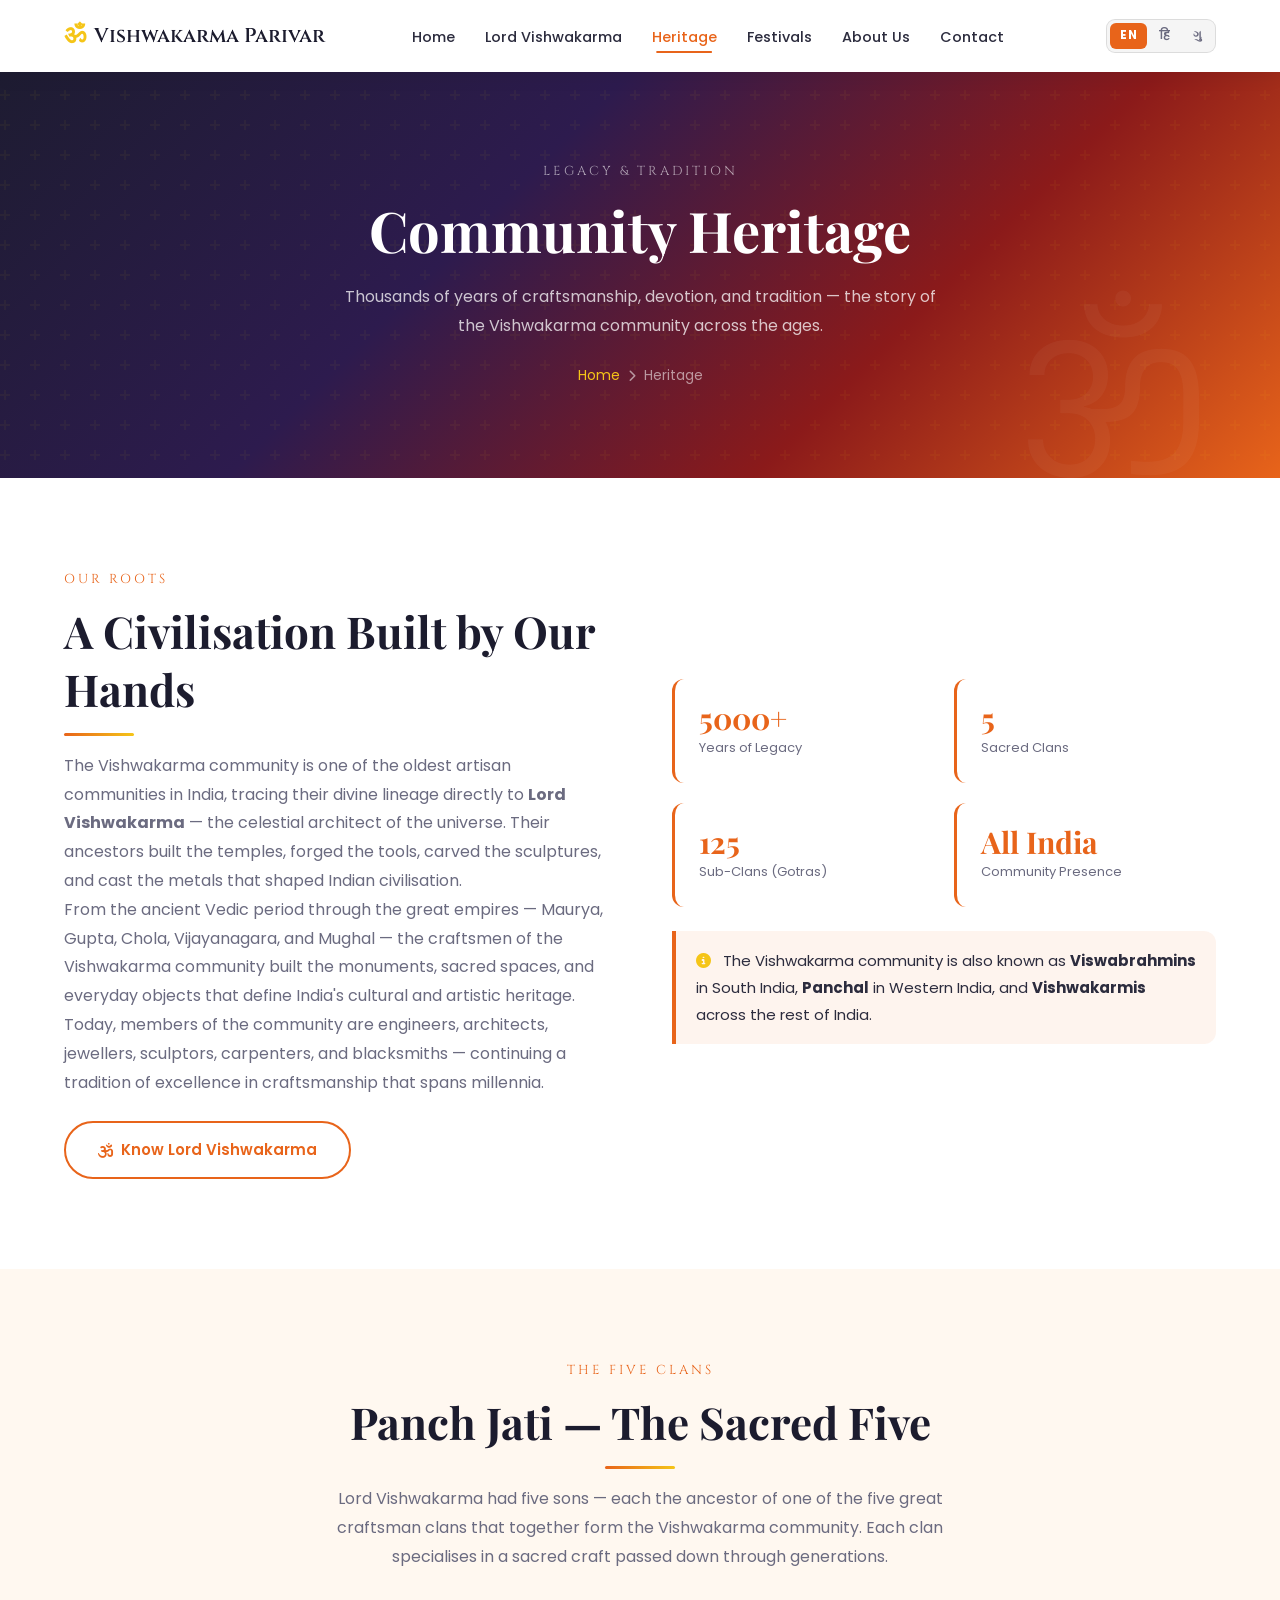
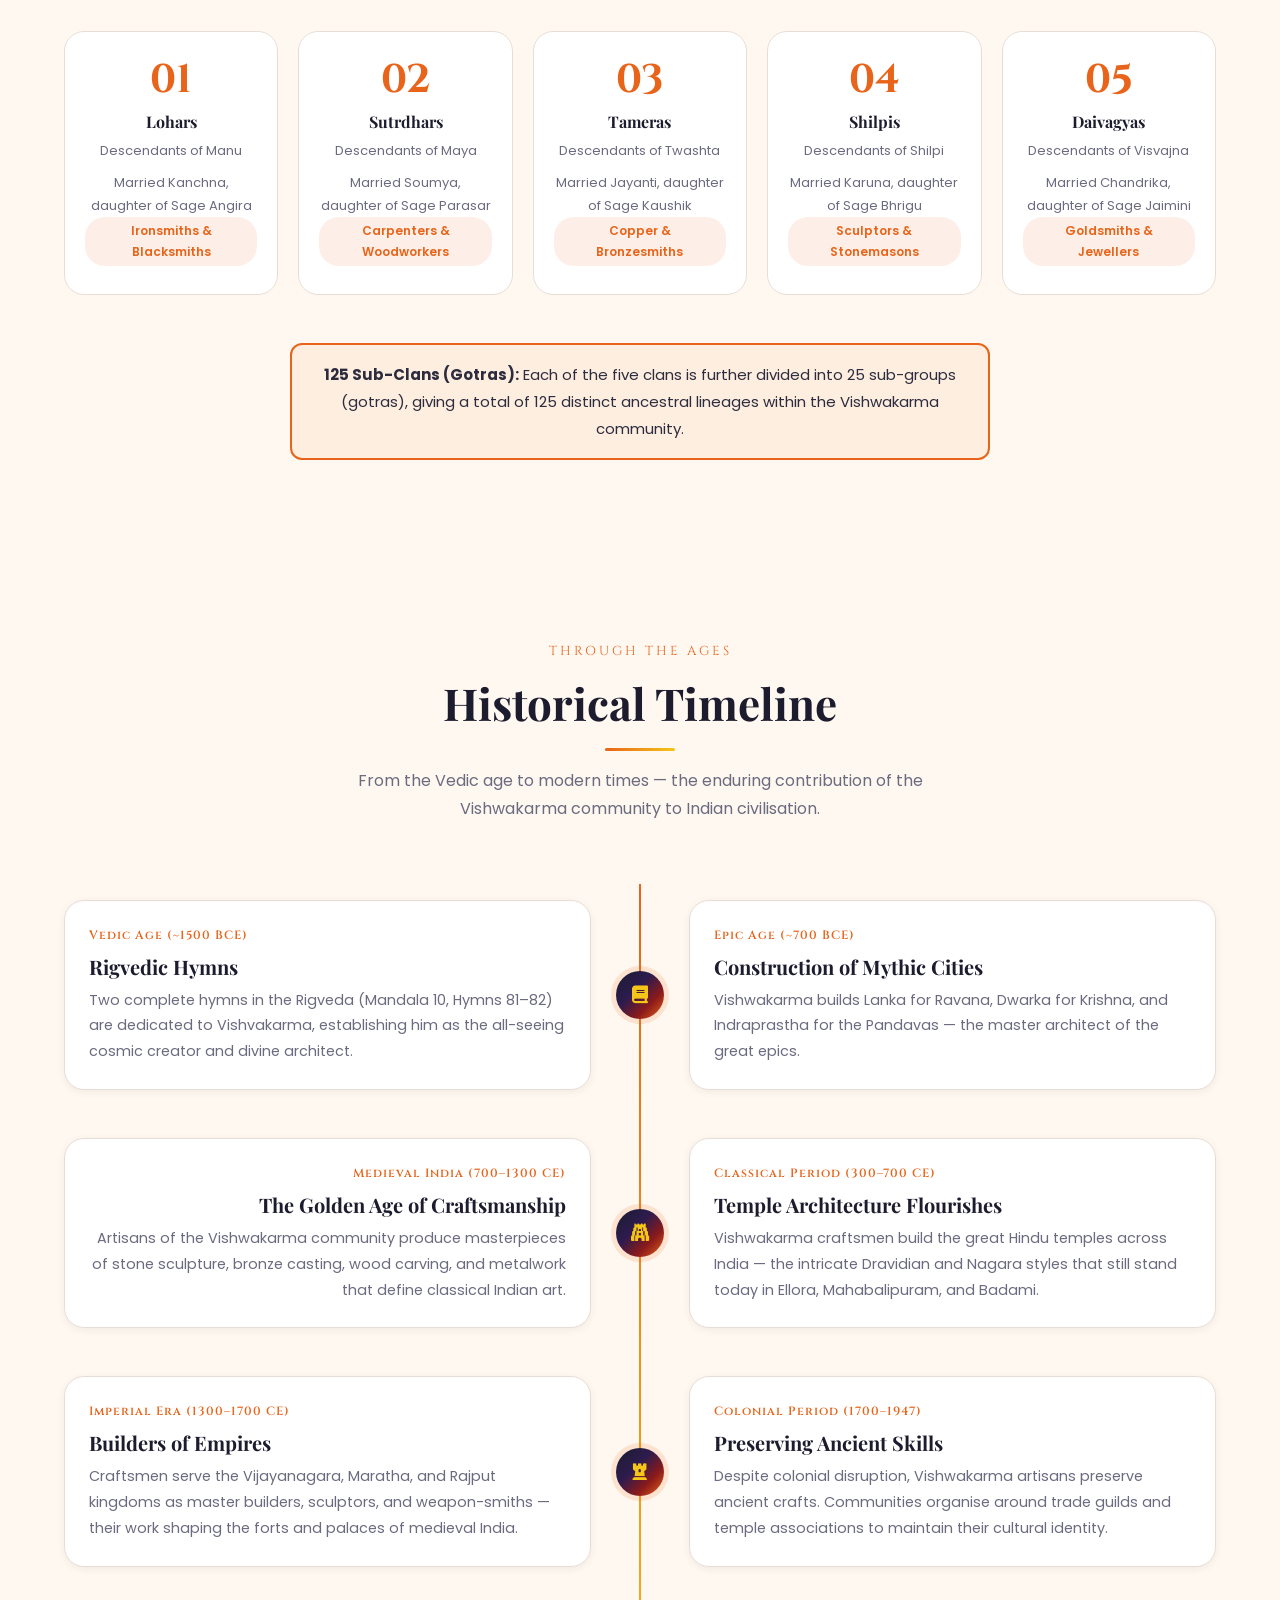
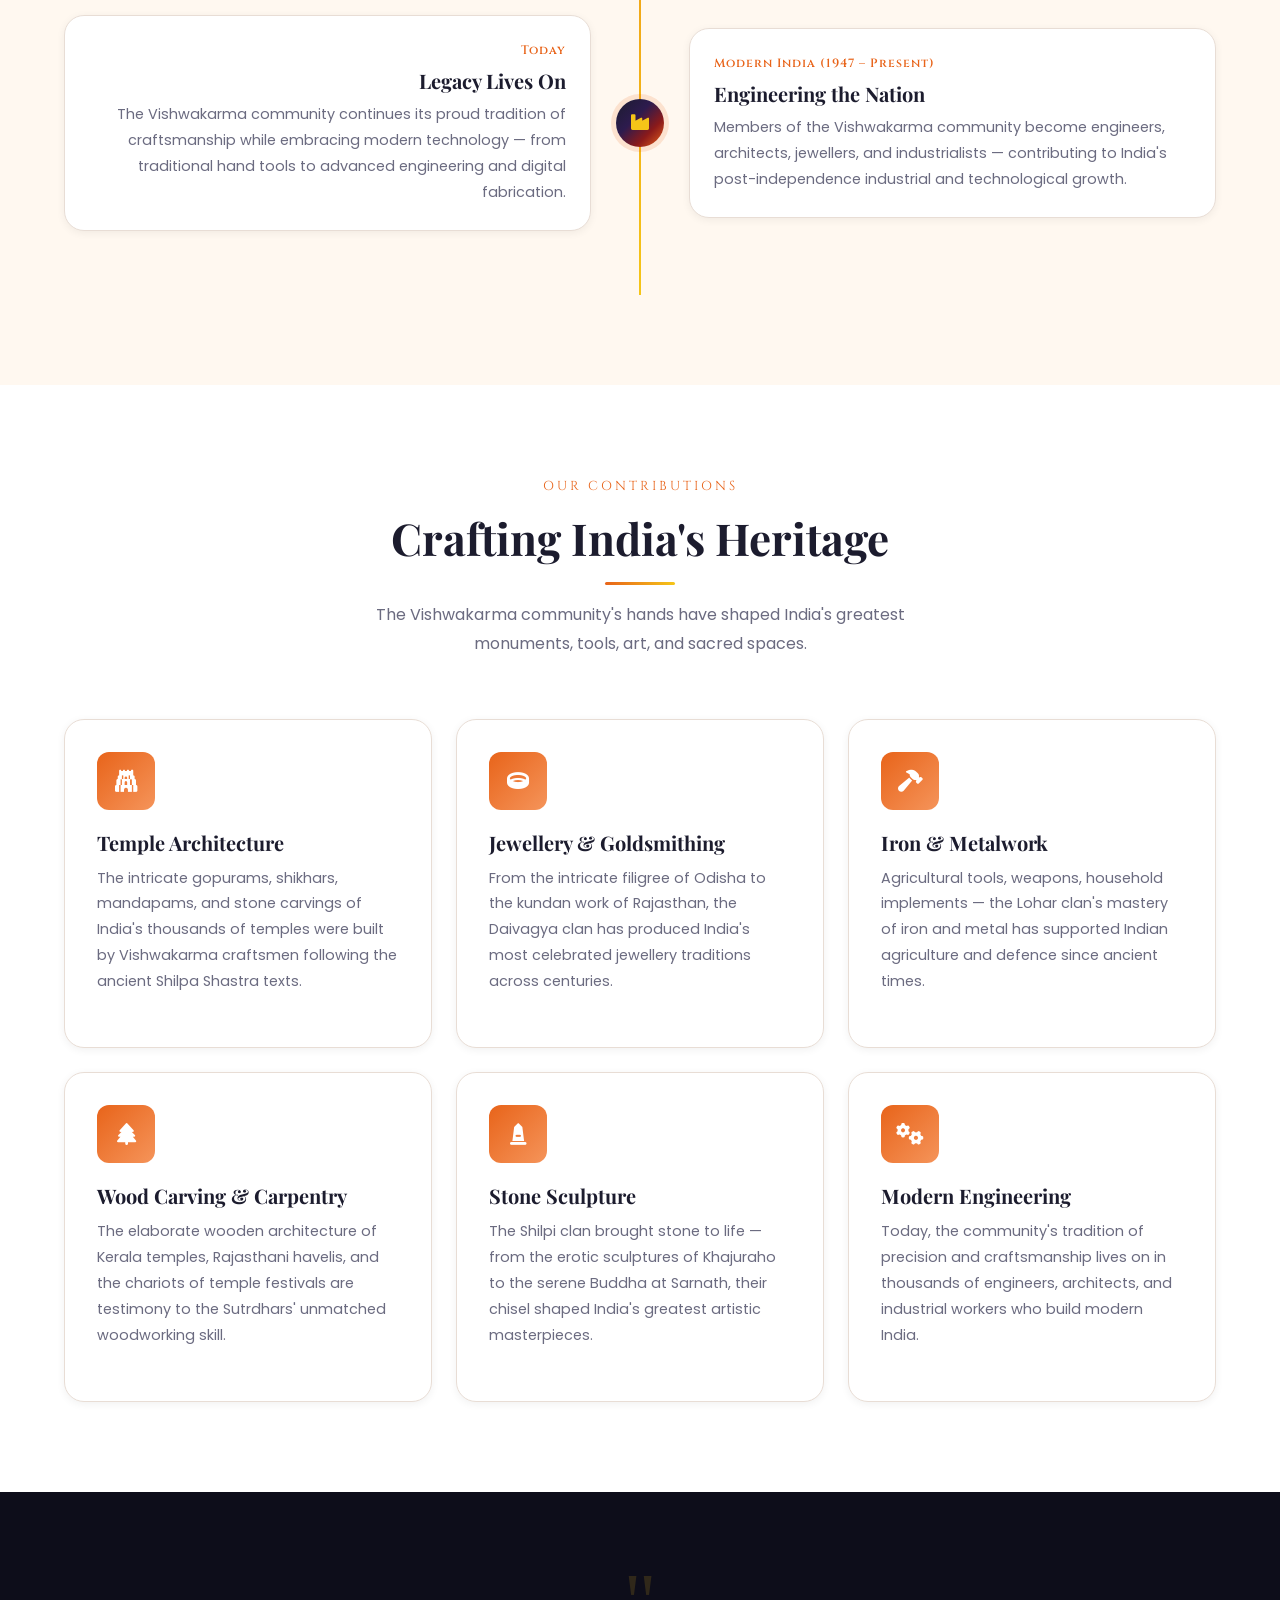
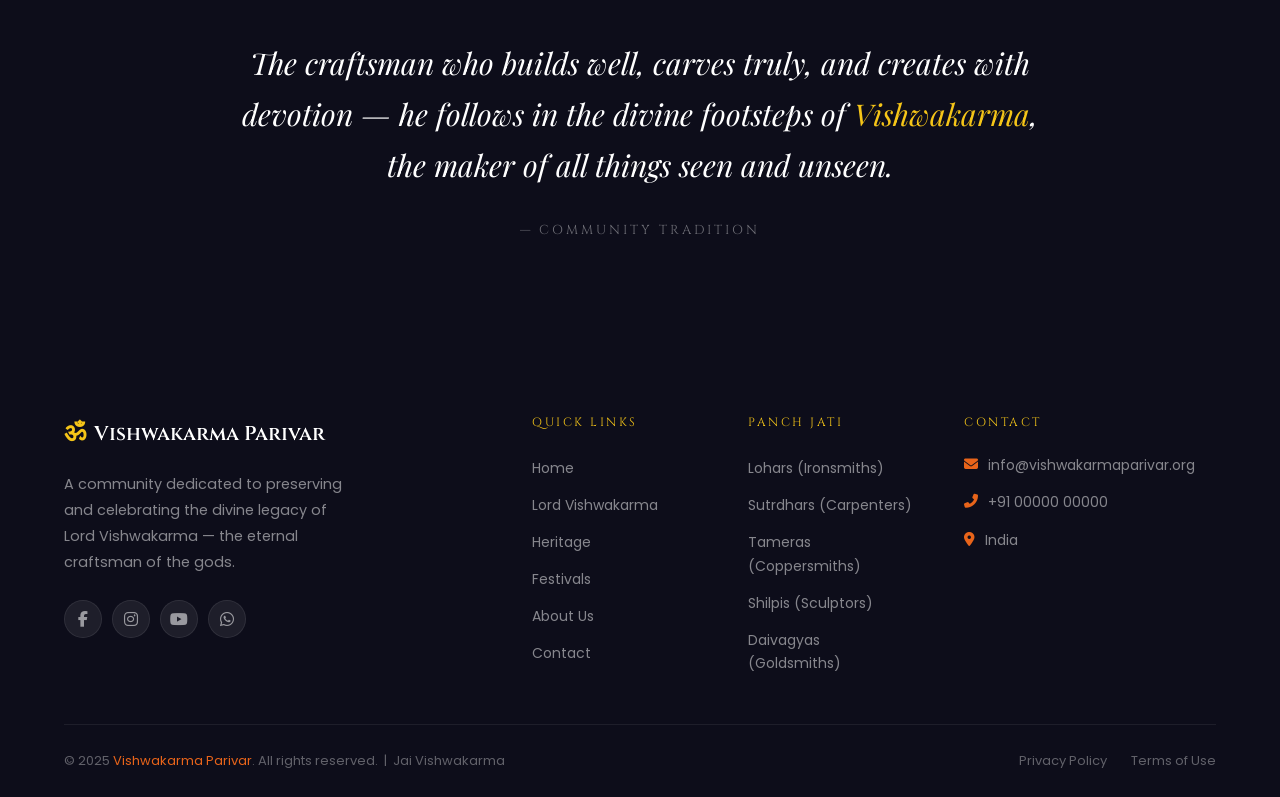
<file: heritage.html>
<!DOCTYPE html>
<html lang="en">
<head>
  <meta charset="UTF-8" />
  <meta name="viewport" content="width=device-width, initial-scale=1.0" />
  <title>Community Heritage | Vishwakarma Parivar</title>
  <meta name="description" content="Explore the rich heritage of the Vishwakarma community — the Panch Jati clans, their history, traditions, and contributions to Indian civilisation." />

  <link rel="preconnect" href="https://fonts.googleapis.com" />
  <link rel="preconnect" href="https://fonts.gstatic.com" crossorigin />
  <link href="https://fonts.googleapis.com/css2?family=Playfair+Display:ital,wght@0,400;0,600;0,700;1,400&family=Poppins:wght@300;400;500;600;700&family=Cinzel:wght@400;600&display=swap" rel="stylesheet" />
  <link rel="stylesheet" href="https://cdnjs.cloudflare.com/ajax/libs/font-awesome/6.5.0/css/all.min.css" />
  <link rel="stylesheet" href="https://unpkg.com/aos@2.3.4/dist/aos.css" />
  <link rel="stylesheet" href="css/style.css" />
</head>
<body>

  <!-- HEADER -->
  <header class="header light-header" id="header">
    <div class="container">
      <nav class="nav">
        <a href="index.html" class="nav-logo"><span class="om">ॐ</span> Vishwakarma Parivar</a>
        <ul class="nav-links">
          <li><a href="index.html" data-i18n="nav_home">Home</a></li>
          <li><a href="lord-vishwakarma.html" data-i18n="nav_lord">Lord Vishwakarma</a></li>
          <li><a href="heritage.html" class="active" data-i18n="nav_heritage">Heritage</a></li>
          <li><a href="festivals.html" data-i18n="nav_festivals">Festivals</a></li>
          <li><a href="about.html" data-i18n="nav_about">About Us</a></li>
          <li><a href="contact.html" data-i18n="nav_contact">Contact</a></li>
        </ul>
        <div class="lang-switcher">
          <button class="lang-btn active" data-lang="en">EN</button>
          <button class="lang-btn" data-lang="hi">हि</button>
          <button class="lang-btn" data-lang="gu">ગુ</button>
        </div>
        <button class="hamburger" aria-label="Toggle menu">
          <span></span><span></span><span></span>
        </button>
      </nav>
    </div>
  </header>

  <!-- PAGE HERO -->
  <section class="page-hero">
    <div class="page-hero-om">ॐ</div>
    <div class="container">
      <div class="page-hero-content" data-aos="fade-up">
        <span class="section-subtitle" style="color: rgba(255,255,255,0.6);">Legacy &amp; Tradition</span>
        <h1>Community Heritage</h1>
        <p>Thousands of years of craftsmanship, devotion, and tradition — the story of the Vishwakarma community across the ages.</p>
        <div class="breadcrumb">
          <a href="index.html" data-i18n="breadcrumb_home">Home</a>
          <i class="fas fa-chevron-right"></i>
          <span data-i18n="her_breadcrumb">Heritage</span>
        </div>
      </div>
    </div>
  </section>

  <!-- INTRO -->
  <section style="background: var(--white);">
    <div class="container">
      <div class="about-brief-inner" style="gap: 4rem;">
        <div data-aos="fade-right">
          <span class="section-subtitle">Our Roots</span>
          <h2>A Civilisation Built by Our Hands</h2>
          <div class="divider" style="margin: 1rem 0;"></div>
          <p>
            The Vishwakarma community is one of the oldest artisan communities in India, tracing their divine lineage
            directly to <strong>Lord Vishwakarma</strong> — the celestial architect of the universe. Their ancestors
            built the temples, forged the tools, carved the sculptures, and cast the metals that shaped Indian civilisation.
          </p>
          <p>
            From the ancient Vedic period through the great empires — Maurya, Gupta, Chola, Vijayanagara, and Mughal —
            the craftsmen of the Vishwakarma community built the monuments, sacred spaces, and everyday objects that
            define India's cultural and artistic heritage.
          </p>
          <p>
            Today, members of the community are engineers, architects, jewellers, sculptors, carpenters, and blacksmiths —
            continuing a tradition of excellence in craftsmanship that spans millennia.
          </p>
          <a href="lord-vishwakarma.html" class="btn btn-outline-primary" style="margin-top: 1.5rem;">
            <i class="fas fa-om"></i> Know Lord Vishwakarma
          </a>
        </div>

        <div data-aos="fade-left">
          <div style="display: grid; grid-template-columns: 1fr 1fr; gap: 1.25rem;">
            <div class="fact-item" style="padding: 1.5rem;">
              <div class="fact-number">5000+</div>
              <div class="fact-label">Years of Legacy</div>
            </div>
            <div class="fact-item" style="padding: 1.5rem;">
              <div class="fact-number">5</div>
              <div class="fact-label">Sacred Clans</div>
            </div>
            <div class="fact-item" style="padding: 1.5rem;">
              <div class="fact-number">125</div>
              <div class="fact-label">Sub-Clans (Gotras)</div>
            </div>
            <div class="fact-item" style="padding: 1.5rem;">
              <div class="fact-number">All India</div>
              <div class="fact-label">Community Presence</div>
            </div>
          </div>

          <div class="highlight-box" style="margin-top: 1.5rem;">
            <p>
              <i class="fas fa-info-circle" style="color: var(--secondary); margin-right: 0.5rem;"></i>
              The Vishwakarma community is also known as <strong>Viswabrahmins</strong> in South India,
              <strong>Panchal</strong> in Western India, and <strong>Vishwakarmis</strong> across the rest of India.
            </p>
          </div>
        </div>
      </div>
    </div>
  </section>

  <!-- PANCH JATI -->
  <section class="panch-jati-section" id="panch-jati">
    <div class="container">
      <div class="section-header" data-aos="fade-up">
        <span class="section-subtitle">The Five Clans</span>
        <h2>Panch Jati — The Sacred Five</h2>
        <div class="divider"></div>
        <p>
          Lord Vishwakarma had five sons — each the ancestor of one of the five great craftsman clans that together
          form the Vishwakarma community. Each clan specialises in a sacred craft passed down through generations.
        </p>
      </div>

      <div class="clans-grid">

        <div class="clan-card" data-aos="fade-up" data-aos-delay="0">
          <div class="clan-number">01</div>
          <h4 data-i18n="her_clan1_h4">Lohars</h4>
          <p class="clan-ancestor">Descendants of Manu</p>
          <p style="font-size: 0.8125rem; color: var(--text-muted);">Married Kanchna, daughter of Sage Angira</p>
          <span class="clan-craft-tag">Ironsmiths &amp; Blacksmiths</span>
        </div>

        <div class="clan-card" data-aos="fade-up" data-aos-delay="80">
          <div class="clan-number">02</div>
          <h4 data-i18n="her_clan2_h4">Sutrdhars</h4>
          <p class="clan-ancestor">Descendants of Maya</p>
          <p style="font-size: 0.8125rem; color: var(--text-muted);">Married Soumya, daughter of Sage Parasar</p>
          <span class="clan-craft-tag">Carpenters &amp; Woodworkers</span>
        </div>

        <div class="clan-card" data-aos="fade-up" data-aos-delay="160">
          <div class="clan-number">03</div>
          <h4 data-i18n="her_clan3_h4">Tameras</h4>
          <p class="clan-ancestor">Descendants of Twashta</p>
          <p style="font-size: 0.8125rem; color: var(--text-muted);">Married Jayanti, daughter of Sage Kaushik</p>
          <span class="clan-craft-tag">Copper &amp; Bronzesmiths</span>
        </div>

        <div class="clan-card" data-aos="fade-up" data-aos-delay="240">
          <div class="clan-number">04</div>
          <h4 data-i18n="her_clan4_h4">Shilpis</h4>
          <p class="clan-ancestor">Descendants of Shilpi</p>
          <p style="font-size: 0.8125rem; color: var(--text-muted);">Married Karuna, daughter of Sage Bhrigu</p>
          <span class="clan-craft-tag">Sculptors &amp; Stonemasons</span>
        </div>

        <div class="clan-card" data-aos="fade-up" data-aos-delay="320">
          <div class="clan-number">05</div>
          <h4 data-i18n="her_clan5_h4">Daivagyas</h4>
          <p class="clan-ancestor">Descendants of Visvajna</p>
          <p style="font-size: 0.8125rem; color: var(--text-muted);">Married Chandrika, daughter of Sage Jaimini</p>
          <span class="clan-craft-tag">Goldsmiths &amp; Jewellers</span>
        </div>

      </div>

      <!-- Gotras note -->
      <div class="highlight-box" style="max-width: 700px; margin: 3rem auto 0; text-align: center; border-left: none; border: 2px solid var(--primary); border-radius: var(--radius);">
        <p style="margin: 0; text-align: center;">
          <strong>125 Sub-Clans (Gotras):</strong> Each of the five clans is further divided into 25 sub-groups (gotras),
          giving a total of 125 distinct ancestral lineages within the Vishwakarma community.
        </p>
      </div>
    </div>
  </section>

  <!-- HISTORICAL TIMELINE -->
  <section style="background: var(--light);">
    <div class="container">
      <div class="section-header" data-aos="fade-up">
        <span class="section-subtitle">Through the Ages</span>
        <h2>Historical Timeline</h2>
        <div class="divider"></div>
        <p>From the Vedic age to modern times — the enduring contribution of the Vishwakarma community to Indian civilisation.</p>
      </div>

      <div class="timeline">

        <div class="timeline-item" data-aos="fade-up">
          <div class="timeline-content timeline-left">
            <span class="timeline-era">Vedic Age (~1500 BCE)</span>
            <h4>Rigvedic Hymns</h4>
            <p>Two complete hymns in the Rigveda (Mandala 10, Hymns 81–82) are dedicated to Vishvakarma, establishing him as the all-seeing cosmic creator and divine architect.</p>
          </div>
          <div class="timeline-dot"><i class="fas fa-book"></i></div>
          <div class="timeline-content timeline-right">
            <span class="timeline-era">Epic Age (~700 BCE)</span>
            <h4>Construction of Mythic Cities</h4>
            <p>Vishwakarma builds Lanka for Ravana, Dwarka for Krishna, and Indraprastha for the Pandavas — the master architect of the great epics.</p>
          </div>
        </div>

        <div class="timeline-item" data-aos="fade-up">
          <div class="timeline-content timeline-left">
            <span class="timeline-era">Classical Period (300–700 CE)</span>
            <h4>Temple Architecture Flourishes</h4>
            <p>Vishwakarma craftsmen build the great Hindu temples across India — the intricate Dravidian and Nagara styles that still stand today in Ellora, Mahabalipuram, and Badami.</p>
          </div>
          <div class="timeline-dot"><i class="fas fa-gopuram"></i></div>
          <div class="timeline-content timeline-right">
            <span class="timeline-era">Medieval India (700–1300 CE)</span>
            <h4>The Golden Age of Craftsmanship</h4>
            <p>Artisans of the Vishwakarma community produce masterpieces of stone sculpture, bronze casting, wood carving, and metalwork that define classical Indian art.</p>
          </div>
        </div>

        <div class="timeline-item" data-aos="fade-up">
          <div class="timeline-content timeline-left">
            <span class="timeline-era">Imperial Era (1300–1700 CE)</span>
            <h4>Builders of Empires</h4>
            <p>Craftsmen serve the Vijayanagara, Maratha, and Rajput kingdoms as master builders, sculptors, and weapon-smiths — their work shaping the forts and palaces of medieval India.</p>
          </div>
          <div class="timeline-dot"><i class="fas fa-chess-rook"></i></div>
          <div class="timeline-content timeline-right">
            <span class="timeline-era">Colonial Period (1700–1947)</span>
            <h4>Preserving Ancient Skills</h4>
            <p>Despite colonial disruption, Vishwakarma artisans preserve ancient crafts. Communities organise around trade guilds and temple associations to maintain their cultural identity.</p>
          </div>
        </div>

        <div class="timeline-item" data-aos="fade-up">
          <div class="timeline-content timeline-left">
            <span class="timeline-era">Modern India (1947 – Present)</span>
            <h4>Engineering the Nation</h4>
            <p>Members of the Vishwakarma community become engineers, architects, jewellers, and industrialists — contributing to India's post-independence industrial and technological growth.</p>
          </div>
          <div class="timeline-dot"><i class="fas fa-industry"></i></div>
          <div class="timeline-content timeline-right">
            <span class="timeline-era">Today</span>
            <h4>Legacy Lives On</h4>
            <p>The Vishwakarma community continues its proud tradition of craftsmanship while embracing modern technology — from traditional hand tools to advanced engineering and digital fabrication.</p>
          </div>
        </div>

      </div>
    </div>
  </section>

  <!-- CONTRIBUTIONS -->
  <section style="background: var(--white);">
    <div class="container">
      <div class="section-header" data-aos="fade-up">
        <span class="section-subtitle">Our Contributions</span>
        <h2>Crafting India's Heritage</h2>
        <div class="divider"></div>
        <p>The Vishwakarma community's hands have shaped India's greatest monuments, tools, art, and sacred spaces.</p>
      </div>

      <div class="features-grid">
        <div class="feature-card" data-aos="fade-up" data-aos-delay="0">
          <div class="feature-icon"><i class="fas fa-gopuram"></i></div>
          <h3>Temple Architecture</h3>
          <p>The intricate gopurams, shikhars, mandapams, and stone carvings of India's thousands of temples were built by Vishwakarma craftsmen following the ancient Shilpa Shastra texts.</p>
        </div>
        <div class="feature-card" data-aos="fade-up" data-aos-delay="80">
          <div class="feature-icon"><i class="fas fa-ring"></i></div>
          <h3>Jewellery &amp; Goldsmithing</h3>
          <p>From the intricate filigree of Odisha to the kundan work of Rajasthan, the Daivagya clan has produced India's most celebrated jewellery traditions across centuries.</p>
        </div>
        <div class="feature-card" data-aos="fade-up" data-aos-delay="160">
          <div class="feature-icon"><i class="fas fa-hammer"></i></div>
          <h3>Iron &amp; Metalwork</h3>
          <p>Agricultural tools, weapons, household implements — the Lohar clan's mastery of iron and metal has supported Indian agriculture and defence since ancient times.</p>
        </div>
        <div class="feature-card" data-aos="fade-up" data-aos-delay="0">
          <div class="feature-icon"><i class="fas fa-tree"></i></div>
          <h3>Wood Carving &amp; Carpentry</h3>
          <p>The elaborate wooden architecture of Kerala temples, Rajasthani havelis, and the chariots of temple festivals are testimony to the Sutrdhars' unmatched woodworking skill.</p>
        </div>
        <div class="feature-card" data-aos="fade-up" data-aos-delay="80">
          <div class="feature-icon"><i class="fas fa-monument"></i></div>
          <h3>Stone Sculpture</h3>
          <p>The Shilpi clan brought stone to life — from the erotic sculptures of Khajuraho to the serene Buddha at Sarnath, their chisel shaped India's greatest artistic masterpieces.</p>
        </div>
        <div class="feature-card" data-aos="fade-up" data-aos-delay="160">
          <div class="feature-icon"><i class="fas fa-cogs"></i></div>
          <h3>Modern Engineering</h3>
          <p>Today, the community's tradition of precision and craftsmanship lives on in thousands of engineers, architects, and industrial workers who build modern India.</p>
        </div>
      </div>
    </div>
  </section>

  <!-- SCRIPTURE QUOTE -->
  <section class="scripture-section">
    <div class="container">
      <div class="scripture-inner" data-aos="fade-up">
        <div class="quote-mark">"</div>
        <p class="quote-text">
          The craftsman who builds well, carves truly, and creates with devotion —
          he follows in the divine footsteps of <span>Vishwakarma</span>,
          the maker of all things seen and unseen.
        </p>
        <span class="quote-source">— Community Tradition</span>
      </div>
    </div>
  </section>

  <!-- FOOTER -->
  <footer class="footer">
    <div class="container">
      <div class="footer-grid">
        <div class="footer-brand">
          <a href="index.html" class="nav-logo"><span class="om">ॐ</span> Vishwakarma Parivar</a>
          <p class="footer-brand-desc" data-i18n="footer_brand_desc">A community dedicated to preserving and celebrating the divine legacy of Lord Vishwakarma — the eternal craftsman of the gods.</p>
          <div class="social-links">
            <a href="#" class="social-link"><i class="fab fa-facebook-f"></i></a>
            <a href="#" class="social-link"><i class="fab fa-instagram"></i></a>
            <a href="#" class="social-link"><i class="fab fa-youtube"></i></a>
            <a href="#" class="social-link"><i class="fab fa-whatsapp"></i></a>
          </div>
        </div>
        <div>
          <p class="footer-heading" data-i18n="footer_ql">Quick Links</p>
          <ul class="footer-links">
            <li><a href="index.html" data-i18n="nav_home">Home</a></li>
            <li><a href="lord-vishwakarma.html" data-i18n="nav_lord">Lord Vishwakarma</a></li>
            <li><a href="heritage.html" data-i18n="nav_heritage">Heritage</a></li>
            <li><a href="festivals.html" data-i18n="nav_festivals">Festivals</a></li>
            <li><a href="about.html" data-i18n="nav_about">About Us</a></li>
            <li><a href="contact.html" data-i18n="nav_contact">Contact</a></li>
          </ul>
        </div>
        <div>
          <p class="footer-heading" data-i18n="footer_pj">Panch Jati</p>
          <ul class="footer-links">
            <li><a href="#panch-jati" data-i18n="footer_pj_1">Lohars (Ironsmiths)</a></li>
            <li><a href="#panch-jati" data-i18n="footer_pj_2">Sutrdhars (Carpenters)</a></li>
            <li><a href="#panch-jati" data-i18n="footer_pj_3">Tameras (Coppersmiths)</a></li>
            <li><a href="#panch-jati" data-i18n="footer_pj_4">Shilpis (Sculptors)</a></li>
            <li><a href="#panch-jati" data-i18n="footer_pj_5">Daivagyas (Goldsmiths)</a></li>
          </ul>
        </div>
        <div>
          <p class="footer-heading" data-i18n="footer_contact_h">Contact</p>
          <div class="footer-contact-item"><i class="fas fa-envelope"></i><span>info@vishwakarmaparivar.org</span></div>
          <div class="footer-contact-item"><i class="fas fa-phone-alt"></i><span>+91 00000 00000</span></div>
          <div class="footer-contact-item"><i class="fas fa-map-marker-alt"></i><span>India</span></div>
        </div>
      </div>
      <div class="footer-bottom">
        <p>&copy; 2025 <span>Vishwakarma Parivar</span>. All rights reserved. &nbsp;|&nbsp; Jai Vishwakarma</p>
        <div class="footer-bottom-links"><a href="#" data-i18n="footer_privacy">Privacy Policy</a><a href="#" data-i18n="footer_terms">Terms of Use</a></div>
      </div>
    </div>
  </footer>

  <button class="back-to-top" aria-label="Back to top"><i class="fas fa-chevron-up"></i></button>

  <script src="https://unpkg.com/aos@2.3.4/dist/aos.js"></script>
  <script src="js/main.js"></script>
</body>
</html>
</file>
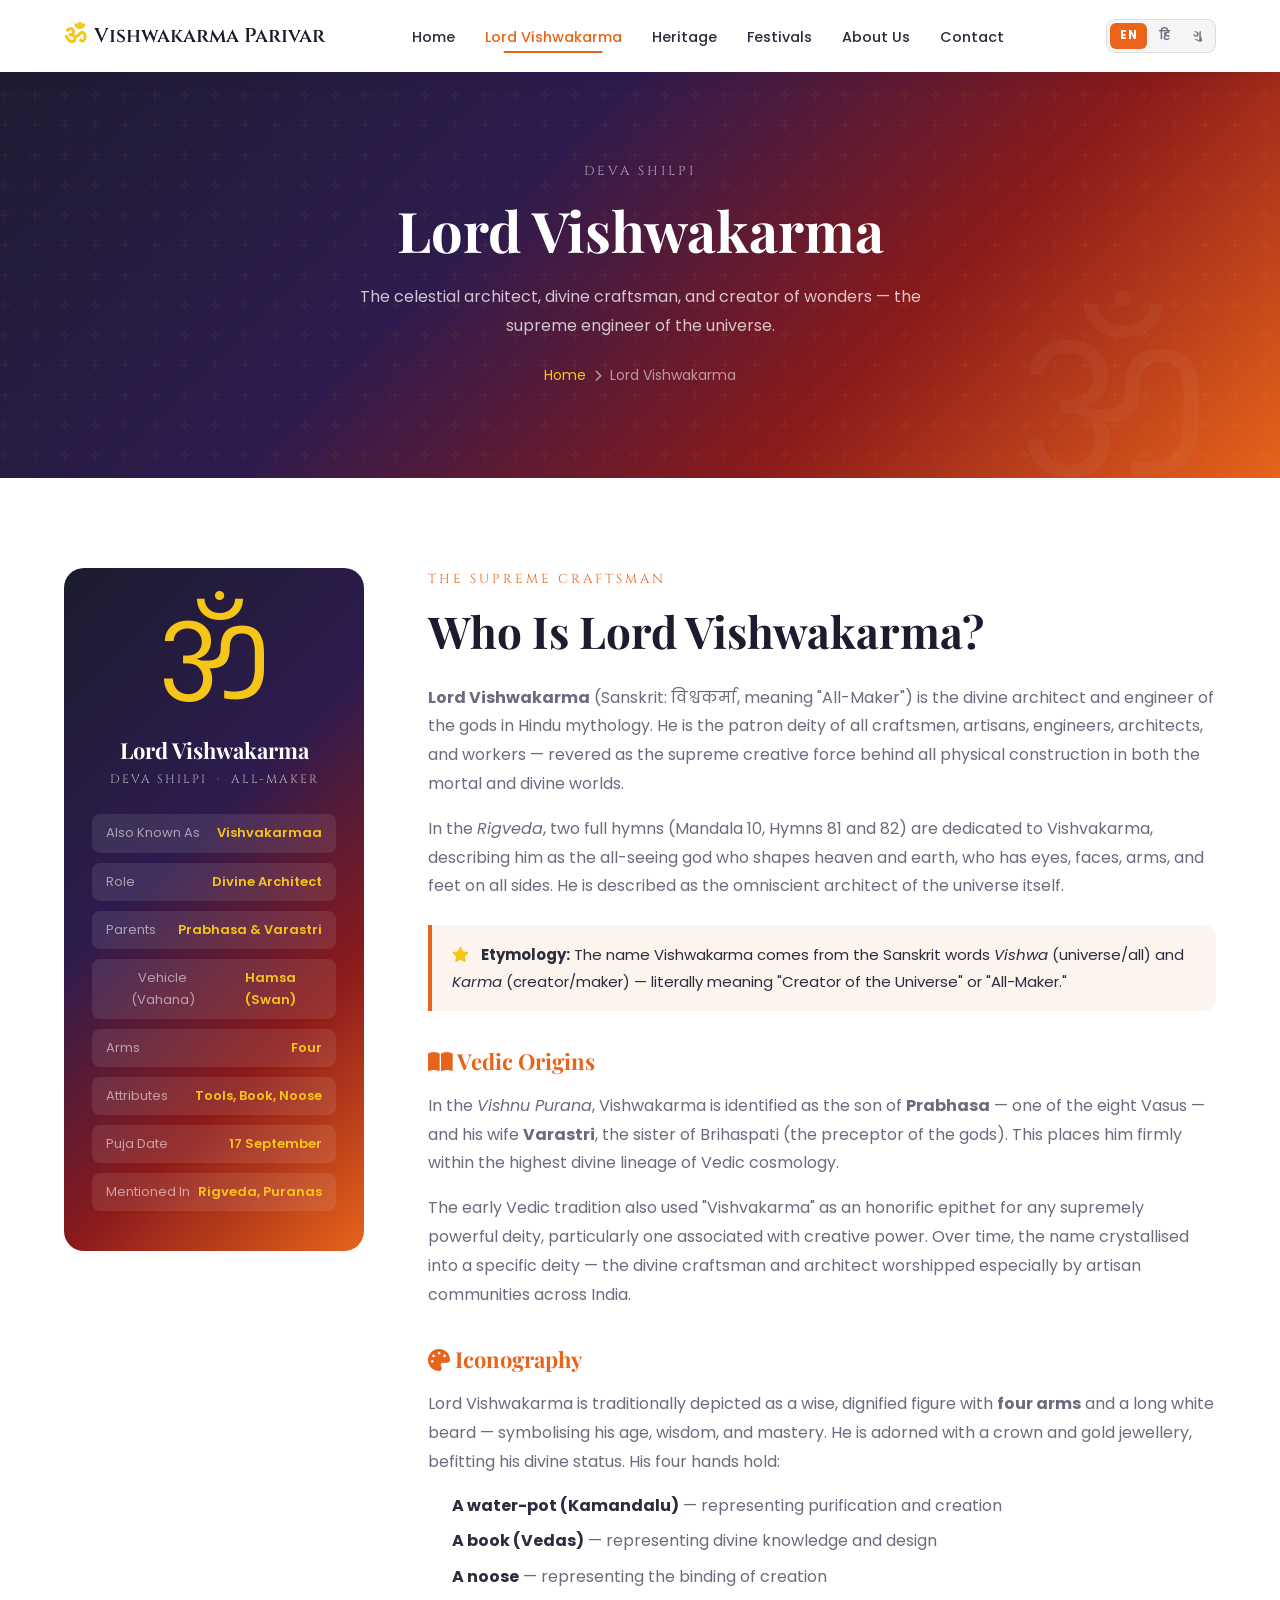
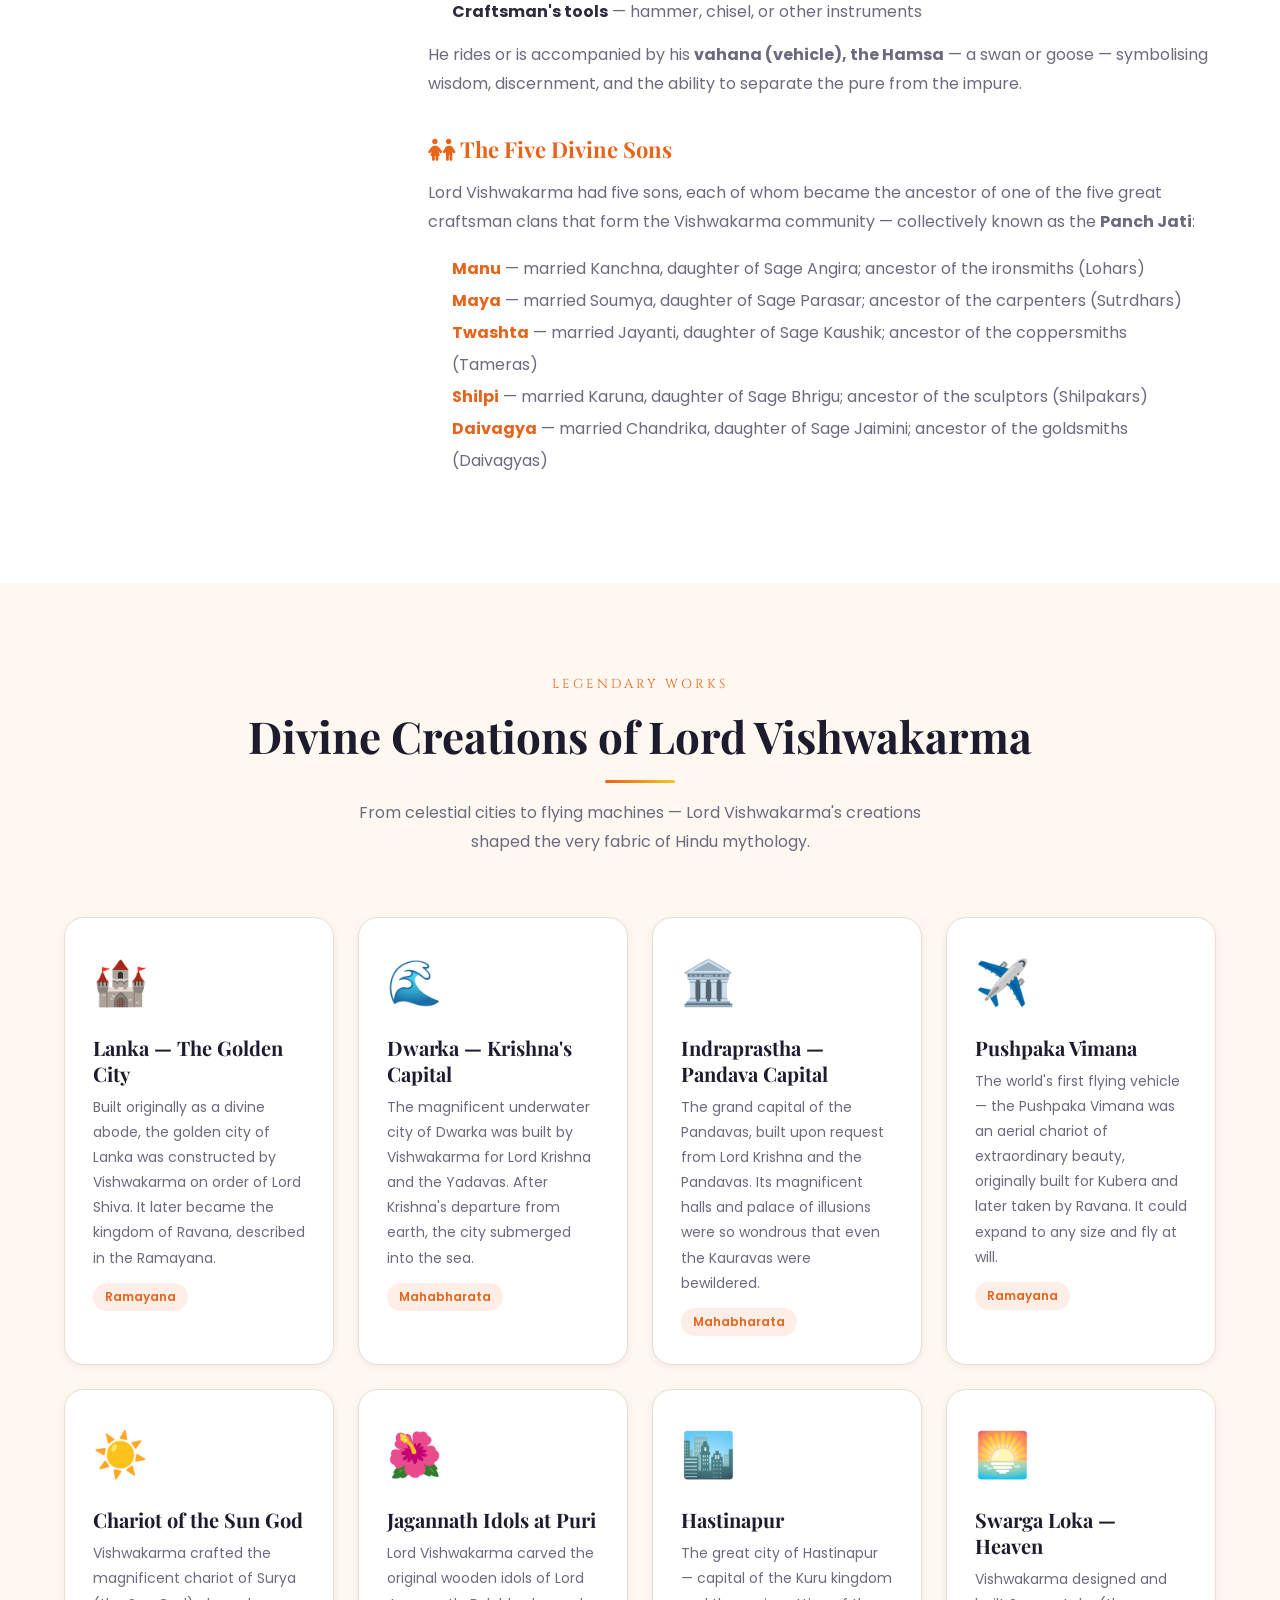
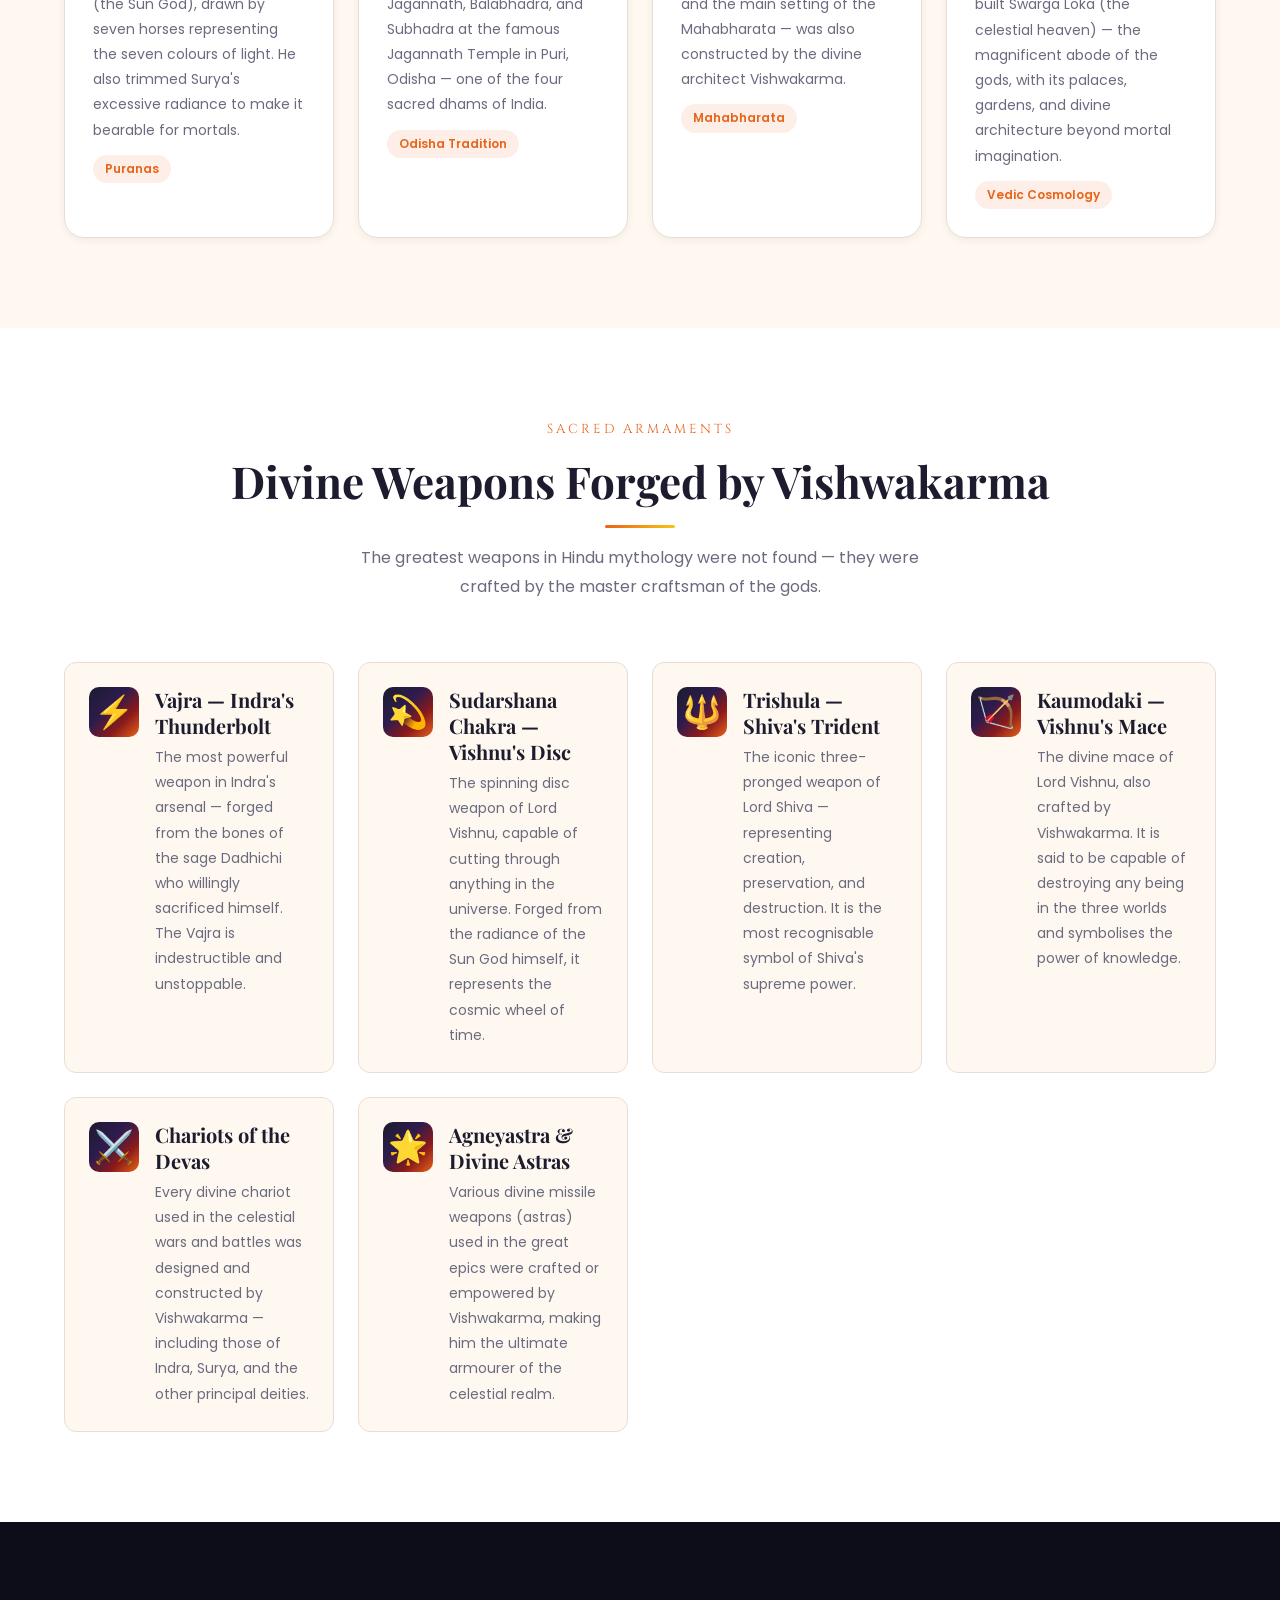
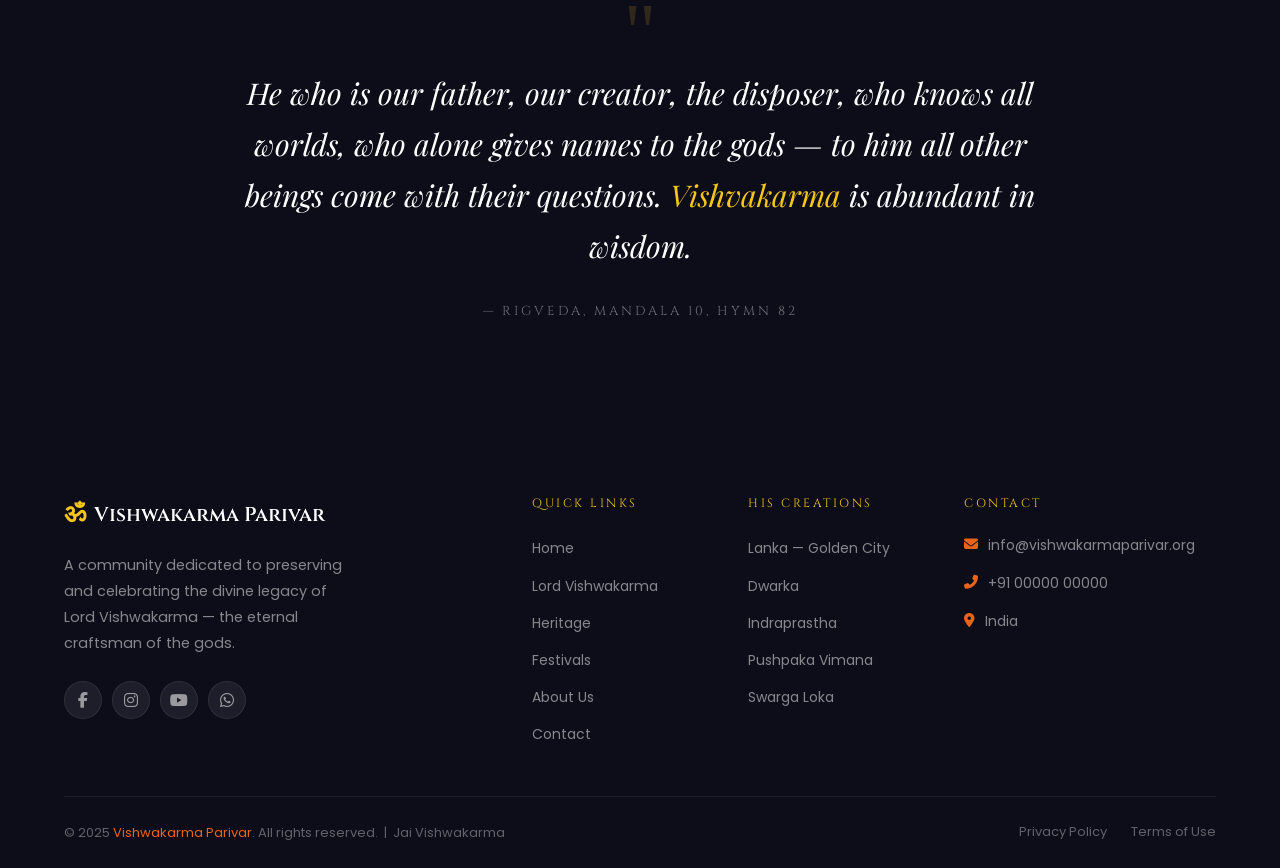
<file: lord-vishwakarma.html>
<!DOCTYPE html>
<html lang="en">
<head>
  <meta charset="UTF-8" />
  <meta name="viewport" content="width=device-width, initial-scale=1.0" />
  <title>Lord Vishwakarma | Vishwakarma Parivar</title>
  <meta name="description" content="Learn about Lord Vishwakarma — the divine architect and craftsman of the gods, his creations, divine weapons, and iconography." />

  <link rel="preconnect" href="https://fonts.googleapis.com" />
  <link rel="preconnect" href="https://fonts.gstatic.com" crossorigin />
  <link href="https://fonts.googleapis.com/css2?family=Playfair+Display:ital,wght@0,400;0,600;0,700;1,400&family=Poppins:wght@300;400;500;600;700&family=Cinzel:wght@400;600&display=swap" rel="stylesheet" />
  <link rel="stylesheet" href="https://cdnjs.cloudflare.com/ajax/libs/font-awesome/6.5.0/css/all.min.css" />
  <link rel="stylesheet" href="https://unpkg.com/aos@2.3.4/dist/aos.css" />
  <link rel="stylesheet" href="css/style.css" />
</head>
<body>

  <!-- HEADER -->
  <header class="header light-header" id="header">
    <div class="container">
      <nav class="nav">
        <a href="index.html" class="nav-logo">
          <span class="om">ॐ</span> Vishwakarma Parivar
        </a>
        <ul class="nav-links">
          <li><a href="index.html" data-i18n="nav_home">Home</a></li>
          <li><a href="lord-vishwakarma.html" class="active" data-i18n="nav_lord">Lord Vishwakarma</a></li>
          <li><a href="heritage.html" data-i18n="nav_heritage">Heritage</a></li>
          <li><a href="festivals.html" data-i18n="nav_festivals">Festivals</a></li>
          <li><a href="about.html" data-i18n="nav_about">About Us</a></li>
          <li><a href="contact.html" data-i18n="nav_contact">Contact</a></li>
        </ul>
        <div class="lang-switcher">
          <button class="lang-btn active" data-lang="en">EN</button>
          <button class="lang-btn" data-lang="hi">हि</button>
          <button class="lang-btn" data-lang="gu">ગુ</button>
        </div>
        <button class="hamburger" aria-label="Toggle menu">
          <span></span><span></span><span></span>
        </button>
      </nav>
    </div>
  </header>

  <!-- PAGE HERO -->
  <section class="page-hero">
    <div class="page-hero-om">ॐ</div>
    <div class="container">
      <div class="page-hero-content" data-aos="fade-up">
        <span class="section-subtitle" style="color: rgba(255,255,255,0.6);" data-i18n="lv_hero_subtitle">Deva Shilpi</span>
        <h1 data-i18n="lv_hero_h1">Lord Vishwakarma</h1>
        <p data-i18n="lv_hero_desc">The celestial architect, divine craftsman, and creator of wonders — the supreme engineer of the universe.</p>
        <div class="breadcrumb">
          <a href="index.html" data-i18n="breadcrumb_home">Home</a>
          <i class="fas fa-chevron-right"></i>
          <span data-i18n="lv_breadcrumb">Lord Vishwakarma</span>
        </div>
      </div>
    </div>
  </section>

  <!-- BIOGRAPHY -->
  <section class="bio-section">
    <div class="container">
      <div class="bio-inner">

        <!-- Sticky Deity Card -->
        <div class="bio-visual" data-aos="fade-right">
          <div class="deity-card">
            <span class="deity-om">ॐ</span>
            <h3>Lord Vishwakarma</h3>
            <p class="deity-subtitle">Deva Shilpi &nbsp;·&nbsp; All-Maker</p>
            <div class="deity-attrs">
              <div class="attr-row">
                <span class="attr-k">Also Known As</span>
                <span class="attr-v">Vishvakarmaa</span>
              </div>
              <div class="attr-row">
                <span class="attr-k">Role</span>
                <span class="attr-v">Divine Architect</span>
              </div>
              <div class="attr-row">
                <span class="attr-k">Parents</span>
                <span class="attr-v">Prabhasa &amp; Varastri</span>
              </div>
              <div class="attr-row">
                <span class="attr-k">Vehicle (Vahana)</span>
                <span class="attr-v">Hamsa (Swan)</span>
              </div>
              <div class="attr-row">
                <span class="attr-k">Arms</span>
                <span class="attr-v">Four</span>
              </div>
              <div class="attr-row">
                <span class="attr-k">Attributes</span>
                <span class="attr-v">Tools, Book, Noose</span>
              </div>
              <div class="attr-row">
                <span class="attr-k">Puja Date</span>
                <span class="attr-v">17 September</span>
              </div>
              <div class="attr-row">
                <span class="attr-k">Mentioned In</span>
                <span class="attr-v">Rigveda, Puranas</span>
              </div>
            </div>
          </div>
        </div>

        <!-- Biography Text -->
        <div class="bio-content" data-aos="fade-left">
          <span class="section-subtitle">The Supreme Craftsman</span>
          <h2>Who Is Lord Vishwakarma?</h2>

          <p>
            <strong>Lord Vishwakarma</strong> (Sanskrit: विश्वकर्मा, meaning "All-Maker") is the divine architect and engineer of the gods
            in Hindu mythology. He is the patron deity of all craftsmen, artisans, engineers, architects, and workers —
            revered as the supreme creative force behind all physical construction in both the mortal and divine worlds.
          </p>

          <p>
            In the <em>Rigveda</em>, two full hymns (Mandala 10, Hymns 81 and 82) are dedicated to Vishvakarma,
            describing him as the all-seeing god who shapes heaven and earth, who has eyes, faces, arms, and feet on all sides.
            He is described as the omniscient architect of the universe itself.
          </p>

          <div class="highlight-box">
            <p>
              <i class="fas fa-star" style="color: var(--secondary); margin-right: 0.5rem;"></i>
              <strong>Etymology:</strong> The name Vishwakarma comes from the Sanskrit words <em>Vishwa</em> (universe/all) and
              <em>Karma</em> (creator/maker) — literally meaning "Creator of the Universe" or "All-Maker."
            </p>
          </div>

          <h3><i class="fas fa-book-open"></i> Vedic Origins</h3>
          <p>
            In the <em>Vishnu Purana</em>, Vishwakarma is identified as the son of <strong>Prabhasa</strong> — one of the eight Vasus —
            and his wife <strong>Varastri</strong>, the sister of Brihaspati (the preceptor of the gods). This places him firmly
            within the highest divine lineage of Vedic cosmology.
          </p>
          <p>
            The early Vedic tradition also used "Vishvakarma" as an honorific epithet for any supremely powerful deity,
            particularly one associated with creative power. Over time, the name crystallised into a specific deity — the
            divine craftsman and architect worshipped especially by artisan communities across India.
          </p>

          <h3><i class="fas fa-palette"></i> Iconography</h3>
          <p>
            Lord Vishwakarma is traditionally depicted as a wise, dignified figure with <strong>four arms</strong> and a
            long white beard — symbolising his age, wisdom, and mastery. He is adorned with a crown and gold jewellery,
            befitting his divine status. His four hands hold:
          </p>
          <ul style="margin: 1rem 0 1rem 1.5rem; color: var(--text-muted);">
            <li style="margin-bottom: 0.5rem;"><strong style="color: var(--text);">A water-pot (Kamandalu)</strong> — representing purification and creation</li>
            <li style="margin-bottom: 0.5rem;"><strong style="color: var(--text);">A book (Vedas)</strong> — representing divine knowledge and design</li>
            <li style="margin-bottom: 0.5rem;"><strong style="color: var(--text);">A noose</strong> — representing the binding of creation</li>
            <li style="margin-bottom: 0.5rem;"><strong style="color: var(--text);">Craftsman's tools</strong> — hammer, chisel, or other instruments</li>
          </ul>
          <p>
            He rides or is accompanied by his <strong>vahana (vehicle), the Hamsa</strong> — a swan or goose — symbolising wisdom,
            discernment, and the ability to separate the pure from the impure.
          </p>

          <h3><i class="fas fa-children"></i> The Five Divine Sons</h3>
          <p>
            Lord Vishwakarma had five sons, each of whom became the ancestor of one of the five great craftsman clans
            that form the Vishwakarma community — collectively known as the <strong>Panch Jati</strong>:
          </p>
          <ul style="margin: 1rem 0 1rem 1.5rem; color: var(--text-muted); line-height: 2;">
            <li><strong style="color: var(--primary);">Manu</strong> — married Kanchna, daughter of Sage Angira; ancestor of the ironsmiths (Lohars)</li>
            <li><strong style="color: var(--primary);">Maya</strong> — married Soumya, daughter of Sage Parasar; ancestor of the carpenters (Sutrdhars)</li>
            <li><strong style="color: var(--primary);">Twashta</strong> — married Jayanti, daughter of Sage Kaushik; ancestor of the coppersmiths (Tameras)</li>
            <li><strong style="color: var(--primary);">Shilpi</strong> — married Karuna, daughter of Sage Bhrigu; ancestor of the sculptors (Shilpakars)</li>
            <li><strong style="color: var(--primary);">Daivagya</strong> — married Chandrika, daughter of Sage Jaimini; ancestor of the goldsmiths (Daivagyas)</li>
          </ul>
        </div>

      </div>
    </div>
  </section>

  <!-- DIVINE CREATIONS -->
  <section class="creations-section">
    <div class="container">
      <div class="section-header" data-aos="fade-up">
        <span class="section-subtitle">Legendary Works</span>
        <h2>Divine Creations of Lord Vishwakarma</h2>
        <div class="divider"></div>
        <p>From celestial cities to flying machines — Lord Vishwakarma's creations shaped the very fabric of Hindu mythology.</p>
      </div>

      <div class="creations-grid">

        <div class="creation-card" data-aos="fade-up" data-aos-delay="0">
          <span class="creation-emoji">🏰</span>
          <h4>Lanka — The Golden City</h4>
          <p>Built originally as a divine abode, the golden city of Lanka was constructed by Vishwakarma on order of Lord Shiva. It later became the kingdom of Ravana, described in the Ramayana.</p>
          <span class="creation-tag">Ramayana</span>
        </div>

        <div class="creation-card" data-aos="fade-up" data-aos-delay="80">
          <span class="creation-emoji">🌊</span>
          <h4>Dwarka — Krishna's Capital</h4>
          <p>The magnificent underwater city of Dwarka was built by Vishwakarma for Lord Krishna and the Yadavas. After Krishna's departure from earth, the city submerged into the sea.</p>
          <span class="creation-tag">Mahabharata</span>
        </div>

        <div class="creation-card" data-aos="fade-up" data-aos-delay="160">
          <span class="creation-emoji">🏛️</span>
          <h4>Indraprastha — Pandava Capital</h4>
          <p>The grand capital of the Pandavas, built upon request from Lord Krishna and the Pandavas. Its magnificent halls and palace of illusions were so wondrous that even the Kauravas were bewildered.</p>
          <span class="creation-tag">Mahabharata</span>
        </div>

        <div class="creation-card" data-aos="fade-up" data-aos-delay="0">
          <span class="creation-emoji">✈️</span>
          <h4>Pushpaka Vimana</h4>
          <p>The world's first flying vehicle — the Pushpaka Vimana was an aerial chariot of extraordinary beauty, originally built for Kubera and later taken by Ravana. It could expand to any size and fly at will.</p>
          <span class="creation-tag">Ramayana</span>
        </div>

        <div class="creation-card" data-aos="fade-up" data-aos-delay="80">
          <span class="creation-emoji">☀️</span>
          <h4>Chariot of the Sun God</h4>
          <p>Vishwakarma crafted the magnificent chariot of Surya (the Sun God), drawn by seven horses representing the seven colours of light. He also trimmed Surya's excessive radiance to make it bearable for mortals.</p>
          <span class="creation-tag">Puranas</span>
        </div>

        <div class="creation-card" data-aos="fade-up" data-aos-delay="160">
          <span class="creation-emoji">🌺</span>
          <h4>Jagannath Idols at Puri</h4>
          <p>Lord Vishwakarma carved the original wooden idols of Lord Jagannath, Balabhadra, and Subhadra at the famous Jagannath Temple in Puri, Odisha — one of the four sacred dhams of India.</p>
          <span class="creation-tag">Odisha Tradition</span>
        </div>

        <div class="creation-card" data-aos="fade-up" data-aos-delay="0">
          <span class="creation-emoji">🏙️</span>
          <h4>Hastinapur</h4>
          <p>The great city of Hastinapur — capital of the Kuru kingdom and the main setting of the Mahabharata — was also constructed by the divine architect Vishwakarma.</p>
          <span class="creation-tag">Mahabharata</span>
        </div>

        <div class="creation-card" data-aos="fade-up" data-aos-delay="80">
          <span class="creation-emoji">🌅</span>
          <h4>Swarga Loka — Heaven</h4>
          <p>Vishwakarma designed and built Swarga Loka (the celestial heaven) — the magnificent abode of the gods, with its palaces, gardens, and divine architecture beyond mortal imagination.</p>
          <span class="creation-tag">Vedic Cosmology</span>
        </div>

      </div>
    </div>
  </section>

  <!-- DIVINE WEAPONS -->
  <section class="weapons-section">
    <div class="container">
      <div class="section-header" data-aos="fade-up">
        <span class="section-subtitle">Sacred Armaments</span>
        <h2>Divine Weapons Forged by Vishwakarma</h2>
        <div class="divider"></div>
        <p>The greatest weapons in Hindu mythology were not found — they were crafted by the master craftsman of the gods.</p>
      </div>

      <div class="weapons-grid">

        <div class="weapon-card" data-aos="fade-up" data-aos-delay="0">
          <div class="weapon-icon">⚡</div>
          <div>
            <h4>Vajra — Indra's Thunderbolt</h4>
            <p>The most powerful weapon in Indra's arsenal — forged from the bones of the sage Dadhichi who willingly sacrificed himself. The Vajra is indestructible and unstoppable.</p>
          </div>
        </div>

        <div class="weapon-card" data-aos="fade-up" data-aos-delay="80">
          <div class="weapon-icon">💫</div>
          <div>
            <h4>Sudarshana Chakra — Vishnu's Disc</h4>
            <p>The spinning disc weapon of Lord Vishnu, capable of cutting through anything in the universe. Forged from the radiance of the Sun God himself, it represents the cosmic wheel of time.</p>
          </div>
        </div>

        <div class="weapon-card" data-aos="fade-up" data-aos-delay="160">
          <div class="weapon-icon">🔱</div>
          <div>
            <h4>Trishula — Shiva's Trident</h4>
            <p>The iconic three-pronged weapon of Lord Shiva — representing creation, preservation, and destruction. It is the most recognisable symbol of Shiva's supreme power.</p>
          </div>
        </div>

        <div class="weapon-card" data-aos="fade-up" data-aos-delay="0">
          <div class="weapon-icon">🏹</div>
          <div>
            <h4>Kaumodaki — Vishnu's Mace</h4>
            <p>The divine mace of Lord Vishnu, also crafted by Vishwakarma. It is said to be capable of destroying any being in the three worlds and symbolises the power of knowledge.</p>
          </div>
        </div>

        <div class="weapon-card" data-aos="fade-up" data-aos-delay="80">
          <div class="weapon-icon">⚔️</div>
          <div>
            <h4>Chariots of the Devas</h4>
            <p>Every divine chariot used in the celestial wars and battles was designed and constructed by Vishwakarma — including those of Indra, Surya, and the other principal deities.</p>
          </div>
        </div>

        <div class="weapon-card" data-aos="fade-up" data-aos-delay="160">
          <div class="weapon-icon">🌟</div>
          <div>
            <h4>Agneyastra &amp; Divine Astras</h4>
            <p>Various divine missile weapons (astras) used in the great epics were crafted or empowered by Vishwakarma, making him the ultimate armourer of the celestial realm.</p>
          </div>
        </div>

      </div>
    </div>
  </section>

  <!-- SCRIPTURE QUOTE -->
  <section class="scripture-section">
    <div class="container">
      <div class="scripture-inner" data-aos="fade-up">
        <div class="quote-mark">"</div>
        <p class="quote-text">
          He who is our father, our creator, the disposer, who knows all worlds, who alone gives names to the gods —
          to him all other beings come with their questions. <span>Vishvakarma</span> is abundant in wisdom.
        </p>
        <span class="quote-source">— Rigveda, Mandala 10, Hymn 82</span>
      </div>
    </div>
  </section>

  <!-- FOOTER -->
  <footer class="footer">
    <div class="container">
      <div class="footer-grid">
        <div class="footer-brand">
          <a href="index.html" class="nav-logo"><span class="om">ॐ</span> Vishwakarma Parivar</a>
          <p class="footer-brand-desc" data-i18n="footer_brand_desc">A community dedicated to preserving and celebrating the divine legacy of Lord Vishwakarma — the eternal craftsman of the gods.</p>
          <div class="social-links">
            <a href="#" class="social-link"><i class="fab fa-facebook-f"></i></a>
            <a href="#" class="social-link"><i class="fab fa-instagram"></i></a>
            <a href="#" class="social-link"><i class="fab fa-youtube"></i></a>
            <a href="#" class="social-link"><i class="fab fa-whatsapp"></i></a>
          </div>
        </div>
        <div>
          <p class="footer-heading" data-i18n="footer_ql">Quick Links</p>
          <ul class="footer-links">
            <li><a href="index.html" data-i18n="nav_home">Home</a></li>
            <li><a href="lord-vishwakarma.html" data-i18n="nav_lord">Lord Vishwakarma</a></li>
            <li><a href="heritage.html" data-i18n="nav_heritage">Heritage</a></li>
            <li><a href="festivals.html" data-i18n="nav_festivals">Festivals</a></li>
            <li><a href="about.html" data-i18n="nav_about">About Us</a></li>
            <li><a href="contact.html" data-i18n="nav_contact">Contact</a></li>
          </ul>
        </div>
        <div>
          <p class="footer-heading" data-i18n="footer_his_creations">His Creations</p>
          <ul class="footer-links">
            <li><a href="#">Lanka — Golden City</a></li>
            <li><a href="#">Dwarka</a></li>
            <li><a href="#">Indraprastha</a></li>
            <li><a href="#">Pushpaka Vimana</a></li>
            <li><a href="#">Swarga Loka</a></li>
          </ul>
        </div>
        <div>
          <p class="footer-heading" data-i18n="footer_contact_h">Contact</p>
          <div class="footer-contact-item"><i class="fas fa-envelope"></i><span>info@vishwakarmaparivar.org</span></div>
          <div class="footer-contact-item"><i class="fas fa-phone-alt"></i><span>+91 00000 00000</span></div>
          <div class="footer-contact-item"><i class="fas fa-map-marker-alt"></i><span>India</span></div>
        </div>
      </div>
      <div class="footer-bottom">
        <p>&copy; 2025 <span>Vishwakarma Parivar</span>. All rights reserved. &nbsp;|&nbsp; Jai Vishwakarma</p>
        <div class="footer-bottom-links"><a href="#" data-i18n="footer_privacy">Privacy Policy</a><a href="#" data-i18n="footer_terms">Terms of Use</a></div>
      </div>
    </div>
  </footer>

  <button class="back-to-top" aria-label="Back to top"><i class="fas fa-chevron-up"></i></button>

  <script src="https://unpkg.com/aos@2.3.4/dist/aos.js"></script>
  <script src="js/main.js"></script>
</body>
</html>
</file>
<file: css/style.css>
/* =========================================
   VISHWAKARMA PARIVAR - Main Stylesheet
   ========================================= */

@import url('https://fonts.googleapis.com/css2?family=Playfair+Display:ital,wght@0,400;0,600;0,700;1,400&family=Poppins:wght@300;400;500;600;700&family=Cinzel:wght@400;600&display=swap');

/* =========================================
   CSS VARIABLES
   ========================================= */

:root {
  --primary: #E8641A;
  --primary-dark: #C4500E;
  --primary-light: #F5945A;
  --secondary: #F5C518;
  --accent: #8B1A1A;
  --dark: #1C1C2E;
  --darker: #0D0D1A;
  --light: #FFF8F0;
  --white: #FFFFFF;
  --text: #2C2C3E;
  --text-muted: #6B6B80;
  --border: #E8DDD5;
  --gradient: linear-gradient(135deg, #1C1C2E 0%, #2D1B4E 40%, #8B1A1A 70%, #E8641A 100%);
  --shadow-sm: 0 2px 8px rgba(0,0,0,0.06);
  --shadow: 0 4px 20px rgba(0,0,0,0.10);
  --shadow-lg: 0 8px 40px rgba(0,0,0,0.15);
  --radius: 12px;
  --radius-lg: 20px;
  --transition: all 0.3s ease;
  --font-heading: 'Playfair Display', Georgia, serif;
  --font-body: 'Poppins', sans-serif;
  --font-accent: 'Cinzel', Georgia, serif;
}

/* =========================================
   RESET & BASE
   ========================================= */

*, *::before, *::after {
  margin: 0;
  padding: 0;
  box-sizing: border-box;
}

html { scroll-behavior: smooth; }

body {
  font-family: var(--font-body);
  color: var(--text);
  background: var(--white);
  line-height: 1.7;
  overflow-x: hidden;
}

img { max-width: 100%; display: block; }
a { color: inherit; text-decoration: none; }
ul { list-style: none; }

h1, h2, h3, h4, h5, h6 {
  font-family: var(--font-heading);
  line-height: 1.3;
  color: var(--dark);
}

h1 { font-size: clamp(2rem, 5vw, 3.5rem); }
h2 { font-size: clamp(1.75rem, 4vw, 2.75rem); }
h3 { font-size: clamp(1.25rem, 3vw, 1.75rem); }
h4 { font-size: 1.25rem; }

p { color: var(--text-muted); font-size: 1rem; line-height: 1.8; }

.container {
  width: 100%;
  max-width: 1200px;
  margin: 0 auto;
  padding: 0 1.5rem;
}

section { padding: 90px 0; }

.section-header { text-align: center; margin-bottom: 60px; }
.section-header p { max-width: 620px; margin: 1rem auto 0; }

.section-subtitle {
  color: var(--primary);
  font-family: var(--font-accent);
  font-size: 0.8125rem;
  letter-spacing: 3px;
  text-transform: uppercase;
  display: block;
  margin-bottom: 0.75rem;
}

.divider {
  width: 70px;
  height: 3px;
  background: linear-gradient(to right, var(--primary), var(--secondary));
  margin: 1rem auto;
  border-radius: 2px;
}

/* =========================================
   BUTTONS
   ========================================= */

.btn {
  display: inline-flex;
  align-items: center;
  gap: 0.5rem;
  padding: 0.875rem 2rem;
  border-radius: 50px;
  font-family: var(--font-body);
  font-size: 0.9375rem;
  font-weight: 600;
  cursor: pointer;
  border: 2px solid transparent;
  transition: var(--transition);
}

.btn-primary {
  background: var(--primary);
  color: var(--white);
  border-color: var(--primary);
}

.btn-primary:hover {
  background: var(--primary-dark);
  border-color: var(--primary-dark);
  transform: translateY(-2px);
  box-shadow: 0 8px 25px rgba(232,100,26,0.4);
}

.btn-secondary {
  background: var(--secondary);
  color: var(--dark);
  border-color: var(--secondary);
}

.btn-secondary:hover {
  background: #E0B300;
  border-color: #E0B300;
  transform: translateY(-2px);
}

.btn-outline {
  background: transparent;
  color: var(--white);
  border-color: rgba(255,255,255,0.6);
}

.btn-outline:hover {
  background: rgba(255,255,255,0.15);
  border-color: var(--white);
  transform: translateY(-2px);
}

.btn-outline-primary {
  background: transparent;
  color: var(--primary);
  border-color: var(--primary);
}

.btn-outline-primary:hover {
  background: var(--primary);
  color: var(--white);
  transform: translateY(-2px);
}

/* =========================================
   HEADER & NAVIGATION
   ========================================= */

.header {
  position: fixed;
  top: 0;
  left: 0;
  right: 0;
  z-index: 1000;
  transition: var(--transition);
  padding: 1.125rem 0;
}

.header.scrolled {
  background: rgba(13, 13, 26, 0.97);
  backdrop-filter: blur(12px);
  box-shadow: 0 2px 20px rgba(0,0,0,0.3);
  padding: 0.75rem 0;
}

.header.light-header {
  background: var(--white);
  box-shadow: 0 2px 20px rgba(0,0,0,0.08);
  padding: 0.875rem 0;
}

.header.light-header .nav-logo { color: var(--dark); }
.header.light-header .nav-links a { color: var(--text); }
.header.light-header .nav-links a:hover,
.header.light-header .nav-links a.active { color: var(--primary); }
.header.light-header .nav-links a::after { background: var(--primary); }
.header.light-header .hamburger span { background: var(--dark); }

.nav {
  display: flex;
  align-items: center;
  justify-content: space-between;
}

.nav-logo {
  font-family: var(--font-accent);
  font-size: 1.25rem;
  font-weight: 600;
  color: var(--white);
  display: flex;
  align-items: center;
  gap: 0.5rem;
}

.nav-logo .om {
  font-size: 1.625rem;
  color: var(--secondary);
}

.nav-links {
  display: flex;
  align-items: center;
  gap: 0.125rem;
}

.nav-links a {
  padding: 0.5rem 0.875rem;
  color: rgba(255,255,255,0.88);
  font-size: 0.9rem;
  font-weight: 500;
  border-radius: 6px;
  transition: var(--transition);
  position: relative;
}

.nav-links a::after {
  content: '';
  position: absolute;
  bottom: 2px;
  left: 50%;
  transform: translateX(-50%);
  width: 0;
  height: 2px;
  background: var(--secondary);
  border-radius: 2px;
  transition: var(--transition);
}

.nav-links a:hover::after,
.nav-links a.active::after { width: 60%; }
.nav-links a:hover,
.nav-links a.active { color: var(--secondary); }

.hamburger {
  display: none;
  flex-direction: column;
  gap: 5px;
  cursor: pointer;
  background: none;
  border: none;
  padding: 4px;
}

.hamburger span {
  display: block;
  width: 25px;
  height: 2px;
  background: var(--white);
  border-radius: 2px;
  transition: var(--transition);
}

.hamburger.active span:nth-child(1) { transform: rotate(45deg) translate(5px, 5px); }
.hamburger.active span:nth-child(2) { opacity: 0; }
.hamburger.active span:nth-child(3) { transform: rotate(-45deg) translate(5px, -5px); }

/* =========================================
   LANG SWITCHER
   ========================================= */

.lang-switcher {
  display: flex;
  align-items: center;
  background: rgba(255,255,255,0.08);
  border: 1px solid rgba(255,255,255,0.13);
  border-radius: 9px;
  padding: 3px;
  gap: 2px;
  margin-left: 1rem;
  flex-shrink: 0;
}

.lang-btn {
  background: transparent;
  border: none;
  color: rgba(255,255,255,0.55);
  border-radius: 6px;
  padding: 4px 10px;
  font-size: 0.72rem;
  font-weight: 600;
  font-family: var(--font-body);
  cursor: pointer;
  transition: background 0.17s ease, color 0.17s ease;
  line-height: 1.5;
  letter-spacing: 0.04em;
  white-space: nowrap;
}

.lang-btn:hover {
  background: rgba(255,255,255,0.1);
  color: rgba(255,255,255,0.9);
}

.lang-btn.active {
  background: var(--secondary);
  color: var(--dark);
  font-weight: 700;
}

.header.light-header .lang-switcher {
  background: rgba(0,0,0,0.04);
  border-color: rgba(0,0,0,0.1);
}

.header.light-header .lang-btn {
  color: var(--text-muted);
}

.header.light-header .lang-btn:hover {
  background: rgba(0,0,0,0.06);
  color: var(--text);
}

.header.light-header .lang-btn.active {
  background: var(--primary);
  color: var(--white);
}

/* When light-header has scrolled to dark bg, revert to dark-nav style */
.header.light-header.scrolled .lang-switcher {
  background: rgba(255,255,255,0.08);
  border-color: rgba(255,255,255,0.13);
}

.header.light-header.scrolled .lang-btn {
  color: rgba(255,255,255,0.55);
}

.header.light-header.scrolled .lang-btn:hover {
  background: rgba(255,255,255,0.1);
  color: rgba(255,255,255,0.9);
}

.header.light-header.scrolled .lang-btn.active {
  background: var(--secondary);
  color: var(--dark);
}

/* =========================================
   HERO — HOME
   ========================================= */

.hero {
  min-height: 100vh;
  display: flex;
  align-items: center;
  justify-content: center;
  position: relative;
  overflow: hidden;
  background: var(--gradient);
}

.hero::before {
  content: '';
  position: absolute;
  inset: 0;
  background-image: url("data:image/svg+xml,%3Csvg width='60' height='60' viewBox='0 0 60 60' xmlns='http://www.w3.org/2000/svg'%3E%3Cg fill='%23FFD700' fill-opacity='0.04'%3E%3Cpath d='M36 34v-4h-2v4h-4v2h4v4h2v-4h4v-2h-4zm0-30V0h-2v4h-4v2h4v4h2V6h4V4h-4zM6 34v-4H4v4H0v2h4v4h2v-4h4v-2H6zM6 4V0H4v4H0v2h4v4h2V6h4V4H6z'/%3E%3C/g%3E%3C/svg%3E");
}

.hero-om-bg {
  position: absolute;
  right: 8%;
  top: 50%;
  transform: translateY(-50%);
  font-size: clamp(10rem, 20vw, 22rem);
  color: rgba(245, 197, 24, 0.07);
  line-height: 1;
  animation: float 7s ease-in-out infinite;
  user-select: none;
  pointer-events: none;
}

@keyframes float {
  0%, 100% { transform: translateY(-50%); }
  50% { transform: translateY(calc(-50% - 20px)); }
}

@keyframes pulse-glow {
  0%, 100% { box-shadow: 0 0 60px rgba(232,100,26,0.3); }
  50% { box-shadow: 0 0 100px rgba(232,100,26,0.55); }
}

.hero-content {
  position: relative;
  z-index: 1;
  text-align: center;
  padding: 2rem 1.5rem;
  max-width: 820px;
  margin: 0 auto;
}

.hero-tagline {
  font-family: var(--font-accent);
  font-size: 0.9375rem;
  letter-spacing: 5px;
  text-transform: uppercase;
  color: var(--secondary);
  margin-bottom: 1.25rem;
}

.hero h1 {
  color: var(--white);
  font-size: clamp(2.5rem, 6vw, 4.5rem);
  margin-bottom: 0.5rem;
}

.hero h1 span { color: var(--secondary); }

.hero-subtitle {
  font-family: var(--font-accent);
  color: rgba(255,255,255,0.65);
  font-size: 1.0625rem;
  letter-spacing: 2px;
  margin-bottom: 1.5rem;
}

.hero-desc {
  color: rgba(255,255,255,0.75);
  font-size: 1.0625rem;
  max-width: 580px;
  margin: 0 auto 2.5rem;
}

.hero-btns {
  display: flex;
  gap: 1rem;
  justify-content: center;
  flex-wrap: wrap;
}

.hero-scroll {
  position: absolute;
  bottom: 2rem;
  left: 50%;
  transform: translateX(-50%);
  display: flex;
  flex-direction: column;
  align-items: center;
  gap: 0.375rem;
  color: rgba(255,255,255,0.45);
  font-size: 0.75rem;
  letter-spacing: 2px;
  text-transform: uppercase;
  animation: bounce 2.5s ease-in-out infinite;
  z-index: 1;
}

@keyframes bounce {
  0%, 100% { transform: translateX(-50%) translateY(0); }
  50% { transform: translateX(-50%) translateY(8px); }
}

/* =========================================
   PAGE HERO (inner pages)
   ========================================= */

.page-hero {
  padding: 160px 0 90px;
  background: var(--gradient);
  position: relative;
  overflow: hidden;
  text-align: center;
}

.page-hero::before {
  content: '';
  position: absolute;
  inset: 0;
  background-image: url("data:image/svg+xml,%3Csvg width='60' height='60' viewBox='0 0 60 60' xmlns='http://www.w3.org/2000/svg'%3E%3Cg fill='%23FFD700' fill-opacity='0.04'%3E%3Cpath d='M36 34v-4h-2v4h-4v2h4v4h2v-4h4v-2h-4zm0-30V0h-2v4h-4v2h4v4h2V6h4V4h-4zM6 34v-4H4v4H0v2h4v4h2v-4h4v-2H6zM6 4V0H4v4H0v2h4v4h2V6h4V4H6z'/%3E%3C/g%3E%3C/svg%3E");
}

.page-hero-content {
  position: relative;
  z-index: 1;
}

.page-hero-content h1 { color: var(--white); margin-bottom: 1rem; }
.page-hero-content > p {
  color: rgba(255,255,255,0.75);
  max-width: 620px;
  margin: 0 auto 1.5rem;
}

.page-hero-om {
  position: absolute;
  right: 5%;
  bottom: -2rem;
  font-size: clamp(8rem, 15vw, 16rem);
  color: rgba(255,255,255,0.04);
  line-height: 1;
  user-select: none;
  pointer-events: none;
}

.breadcrumb {
  display: flex;
  align-items: center;
  justify-content: center;
  gap: 0.5rem;
  color: rgba(255,255,255,0.55);
  font-size: 0.875rem;
  margin-top: 0.5rem;
}

.breadcrumb a { color: var(--secondary); transition: var(--transition); }
.breadcrumb a:hover { color: var(--white); }
.breadcrumb i { font-size: 0.75rem; }

/* =========================================
   FEATURE CARDS (Home)
   ========================================= */

.features-section { background: var(--white); }

.features-grid {
  display: grid;
  grid-template-columns: repeat(3, 1fr);
  gap: 1.5rem;
}

.feature-card {
  background: var(--white);
  border-radius: var(--radius-lg);
  padding: 2rem;
  box-shadow: var(--shadow-sm);
  border: 1px solid var(--border);
  transition: var(--transition);
  position: relative;
  overflow: hidden;
}

.feature-card::before {
  content: '';
  position: absolute;
  top: 0; left: 0; right: 0;
  height: 3px;
  background: linear-gradient(to right, var(--primary), var(--secondary));
  transform: scaleX(0);
  transition: var(--transition);
}

.feature-card:hover { box-shadow: var(--shadow-lg); transform: translateY(-6px); }
.feature-card:hover::before { transform: scaleX(1); }

.feature-icon {
  width: 58px;
  height: 58px;
  border-radius: var(--radius);
  background: linear-gradient(135deg, var(--primary), var(--primary-light));
  display: flex;
  align-items: center;
  justify-content: center;
  margin-bottom: 1.25rem;
  font-size: 1.375rem;
  color: var(--white);
}

.feature-card h3 { font-size: 1.25rem; margin-bottom: 0.625rem; }
.feature-card p { font-size: 0.9rem; margin-bottom: 1.25rem; }

.feature-link {
  color: var(--primary);
  font-weight: 600;
  font-size: 0.875rem;
  display: inline-flex;
  align-items: center;
  gap: 0.375rem;
  transition: var(--transition);
}

.feature-link:hover { gap: 0.625rem; }

/* =========================================
   ABOUT BRIEF (Home)
   ========================================= */

.about-brief { background: var(--light); }

.about-brief-inner {
  display: grid;
  grid-template-columns: 1fr 1fr;
  gap: 5rem;
  align-items: center;
}

.about-visual {
  display: flex;
  align-items: center;
  justify-content: center;
}

.om-display {
  width: 300px;
  height: 300px;
  border-radius: 50%;
  background: var(--gradient);
  display: flex;
  align-items: center;
  justify-content: center;
  font-size: 9rem;
  color: var(--secondary);
  animation: pulse-glow 4s ease-in-out infinite;
  position: relative;
}

.om-display::before {
  content: '';
  position: absolute;
  inset: -12px;
  border-radius: 50%;
  border: 2px solid rgba(245,197,24,0.2);
}

.om-display::after {
  content: '';
  position: absolute;
  inset: -24px;
  border-radius: 50%;
  border: 1px solid rgba(245,197,24,0.1);
}

.about-text .section-subtitle,
.about-text h2 { text-align: left; }
.about-text p { margin-bottom: 1rem; }

.about-facts {
  display: grid;
  grid-template-columns: 1fr 1fr;
  gap: 1rem;
  margin: 1.75rem 0 2rem;
}

.fact-item {
  background: var(--white);
  border-radius: var(--radius);
  padding: 1rem 1.25rem;
  border-left: 3px solid var(--primary);
}

.fact-number {
  font-family: var(--font-heading);
  font-size: 1.875rem;
  font-weight: 700;
  color: var(--primary);
  line-height: 1;
}

.fact-label {
  font-size: 0.8125rem;
  color: var(--text-muted);
  margin-top: 0.25rem;
}

/* =========================================
   FESTIVAL BANNER (Home)
   ========================================= */

.festival-banner {
  background: linear-gradient(135deg, var(--accent) 0%, var(--primary-dark) 50%, var(--primary) 100%);
  padding: 70px 0;
  position: relative;
  overflow: hidden;
}

.festival-banner::after {
  content: 'ॐ';
  position: absolute;
  font-size: 22rem;
  color: rgba(255,255,255,0.04);
  top: 50%;
  right: -3%;
  transform: translateY(-50%);
  line-height: 1;
  pointer-events: none;
}

.festival-banner-inner {
  display: flex;
  align-items: center;
  justify-content: space-between;
  gap: 2rem;
  flex-wrap: wrap;
  position: relative;
  z-index: 1;
}

.festival-banner-content h2 { color: var(--white); margin-bottom: 0.75rem; }
.festival-banner-content p { color: rgba(255,255,255,0.8); max-width: 480px; }

.festival-date-box {
  background: rgba(255,255,255,0.12);
  backdrop-filter: blur(10px);
  border-radius: var(--radius-lg);
  padding: 1.75rem 2.5rem;
  text-align: center;
  border: 1px solid rgba(255,255,255,0.2);
  flex-shrink: 0;
}

.festival-date-box .month {
  font-family: var(--font-accent);
  font-size: 0.8125rem;
  letter-spacing: 3px;
  text-transform: uppercase;
  color: var(--secondary);
  display: block;
  margin-bottom: 0.5rem;
}

.festival-date-box .day {
  font-family: var(--font-heading);
  font-size: 3.5rem;
  font-weight: 700;
  color: var(--white);
  line-height: 1;
}

.festival-date-box .note {
  font-size: 0.8125rem;
  color: rgba(255,255,255,0.65);
  margin-top: 0.5rem;
}

/* =========================================
   STATS SECTION
   ========================================= */

.stats-section {
  background: var(--dark);
  padding: 70px 0;
}

.stats-grid {
  display: grid;
  grid-template-columns: repeat(4, 1fr);
  gap: 2rem;
  text-align: center;
}

.stat-item { color: var(--white); }

.stat-icon {
  font-size: 2rem;
  color: var(--secondary);
  margin-bottom: 0.75rem;
  opacity: 0.8;
}

.stat-number {
  font-family: var(--font-heading);
  font-size: clamp(2rem, 4vw, 3rem);
  font-weight: 700;
  color: var(--secondary);
  line-height: 1;
  margin-bottom: 0.375rem;
}

.stat-label {
  font-size: 0.9rem;
  color: rgba(255,255,255,0.6);
}

/* =========================================
   SCRIPTURE QUOTE
   ========================================= */

.scripture-section {
  background: var(--darker);
  padding: 90px 0;
  text-align: center;
}

.scripture-inner { max-width: 820px; margin: 0 auto; }

.quote-mark {
  font-size: 5rem;
  color: rgba(245,197,24,0.15);
  font-family: Georgia, serif;
  line-height: 0.5;
  margin-bottom: 1rem;
}

.quote-text {
  font-family: var(--font-heading);
  font-size: clamp(1.25rem, 3vw, 1.875rem);
  color: var(--white);
  line-height: 1.7;
  margin-bottom: 1.5rem;
  font-style: italic;
}

.quote-text span { color: var(--secondary); }

.quote-source {
  font-family: var(--font-accent);
  font-size: 0.8125rem;
  letter-spacing: 3px;
  color: rgba(255,255,255,0.4);
  text-transform: uppercase;
}

/* =========================================
   LORD VISHWAKARMA PAGE
   ========================================= */

.bio-section { background: var(--white); }

.bio-inner {
  display: grid;
  grid-template-columns: 300px 1fr;
  gap: 4rem;
  align-items: start;
}

.bio-visual { position: sticky; top: 100px; }

.deity-card {
  background: var(--gradient);
  border-radius: var(--radius-lg);
  padding: 2.5rem 1.75rem;
  text-align: center;
}

.deity-om {
  font-size: 7rem;
  color: var(--secondary);
  line-height: 1;
  margin-bottom: 1rem;
  animation: float 6s ease-in-out infinite;
  display: block;
}

.deity-card h3 { color: var(--white); font-size: 1.375rem; margin-bottom: 0.25rem; }
.deity-card .deity-subtitle {
  color: rgba(255,255,255,0.65);
  font-family: var(--font-accent);
  font-size: 0.75rem;
  letter-spacing: 2px;
  text-transform: uppercase;
}

.deity-attrs {
  margin-top: 1.5rem;
  display: flex;
  flex-direction: column;
  gap: 0.625rem;
}

.attr-row {
  display: flex;
  justify-content: space-between;
  align-items: center;
  padding: 0.5rem 0.875rem;
  background: rgba(255,255,255,0.09);
  border-radius: 8px;
  font-size: 0.8125rem;
}

.attr-row .attr-k { color: rgba(255,255,255,0.55); }
.attr-row .attr-v { color: var(--secondary); font-weight: 600; }

.bio-content h2 { margin-bottom: 1.5rem; }
.bio-content p { margin-bottom: 1rem; }
.bio-content h3 { color: var(--primary); font-size: 1.375rem; margin: 2.25rem 0 1rem; }

.highlight-box {
  background: rgba(232,100,26,0.07);
  border-left: 4px solid var(--primary);
  border-radius: 0 var(--radius) var(--radius) 0;
  padding: 1rem 1.25rem;
  margin: 1.5rem 0;
}

.highlight-box p { margin: 0; color: var(--text); font-size: 0.9375rem; }

/* =========================================
   CREATIONS GRID
   ========================================= */

.creations-section { background: var(--light); }

.creations-grid {
  display: grid;
  grid-template-columns: repeat(auto-fit, minmax(240px, 1fr));
  gap: 1.5rem;
}

.creation-card {
  background: var(--white);
  border-radius: var(--radius-lg);
  padding: 1.75rem;
  box-shadow: var(--shadow-sm);
  border: 1px solid var(--border);
  transition: var(--transition);
}

.creation-card:hover { box-shadow: var(--shadow); transform: translateY(-4px); }

.creation-emoji { font-size: 2.75rem; margin-bottom: 0.875rem; display: block; }
.creation-card h4 { color: var(--dark); margin-bottom: 0.5rem; }
.creation-card p { font-size: 0.875rem; }

.creation-tag {
  display: inline-block;
  margin-top: 0.75rem;
  padding: 0.25rem 0.75rem;
  background: rgba(232,100,26,0.1);
  color: var(--primary);
  border-radius: 20px;
  font-size: 0.75rem;
  font-weight: 600;
}

/* =========================================
   WEAPONS SECTION
   ========================================= */

.weapons-section { background: var(--white); }

.weapons-grid {
  display: grid;
  grid-template-columns: repeat(auto-fit, minmax(260px, 1fr));
  gap: 1.5rem;
}

.weapon-card {
  display: flex;
  gap: 1rem;
  align-items: flex-start;
  background: var(--light);
  border-radius: var(--radius);
  padding: 1.5rem;
  border: 1px solid var(--border);
  transition: var(--transition);
}

.weapon-card:hover { border-color: var(--primary); background: var(--white); box-shadow: var(--shadow-sm); }

.weapon-icon {
  font-size: 2rem;
  flex-shrink: 0;
  width: 50px;
  height: 50px;
  display: flex;
  align-items: center;
  justify-content: center;
  background: var(--gradient);
  border-radius: 10px;
}

.weapon-card h4 { margin-bottom: 0.375rem; color: var(--dark); }
.weapon-card p { font-size: 0.875rem; }

/* =========================================
   PANCH JATI — 5 CLANS
   ========================================= */

.panch-jati-section { background: var(--light); }

.clans-grid {
  display: grid;
  grid-template-columns: repeat(5, 1fr);
  gap: 1.25rem;
}

.clan-card {
  background: var(--white);
  border-radius: var(--radius-lg);
  padding: 1.75rem 1.25rem;
  text-align: center;
  border: 1px solid var(--border);
  transition: var(--transition);
  cursor: default;
}

.clan-card:hover {
  background: var(--dark);
  transform: translateY(-6px);
  box-shadow: var(--shadow-lg);
  border-color: transparent;
}

.clan-number {
  font-family: var(--font-accent);
  font-size: 2.5rem;
  font-weight: 700;
  color: var(--primary);
  line-height: 1;
  margin-bottom: 0.75rem;
  transition: var(--transition);
}

.clan-card:hover .clan-number { color: var(--secondary); }

.clan-card h4 {
  font-size: 1rem;
  margin-bottom: 0.375rem;
  color: var(--dark);
  transition: var(--transition);
}

.clan-card:hover h4 { color: var(--white); }

.clan-ancestor {
  font-size: 0.8125rem;
  color: var(--text-muted);
  margin-bottom: 0.5rem;
  transition: var(--transition);
}

.clan-card:hover .clan-ancestor { color: rgba(255,255,255,0.6); }

.clan-craft-tag {
  display: inline-block;
  padding: 0.25rem 0.75rem;
  background: rgba(232,100,26,0.1);
  color: var(--primary);
  border-radius: 20px;
  font-size: 0.75rem;
  font-weight: 600;
  transition: var(--transition);
}

.clan-card:hover .clan-craft-tag {
  background: rgba(245,197,24,0.15);
  color: var(--secondary);
}

/* =========================================
   TIMELINE (Heritage)
   ========================================= */

.timeline { position: relative; padding: 1rem 0; }

.timeline::before {
  content: '';
  position: absolute;
  left: 50%;
  top: 0; bottom: 0;
  width: 2px;
  background: linear-gradient(to bottom, var(--primary), var(--secondary));
  transform: translateX(-50%);
}

.timeline-item {
  display: grid;
  grid-template-columns: 1fr 50px 1fr;
  gap: 1.5rem;
  margin-bottom: 3rem;
  align-items: center;
}

.timeline-content {
  background: var(--white);
  border-radius: var(--radius-lg);
  padding: 1.5rem;
  box-shadow: var(--shadow-sm);
  border: 1px solid var(--border);
  transition: var(--transition);
}

.timeline-content:hover { box-shadow: var(--shadow); }

.timeline-content h4 { color: var(--dark); margin-bottom: 0.5rem; }
.timeline-content p { font-size: 0.9rem; }

.timeline-era {
  font-family: var(--font-accent);
  font-size: 0.75rem;
  color: var(--primary);
  font-weight: 600;
  letter-spacing: 1px;
  margin-bottom: 0.5rem;
  display: block;
}

.timeline-dot {
  width: 48px;
  height: 48px;
  border-radius: 50%;
  background: var(--gradient);
  display: flex;
  align-items: center;
  justify-content: center;
  color: var(--secondary);
  font-size: 1.125rem;
  position: relative;
  z-index: 1;
  flex-shrink: 0;
  box-shadow: 0 0 0 5px rgba(232,100,26,0.15);
  margin: 0 auto;
}

.timeline-item:nth-child(even) .timeline-left { order: 3; }
.timeline-item:nth-child(even) .timeline-dot { order: 2; }
.timeline-item:nth-child(even) .timeline-right { order: 1; text-align: right; }

/* =========================================
   FESTIVALS PAGE
   ========================================= */

.festival-card {
  background: var(--white);
  border-radius: var(--radius-lg);
  overflow: hidden;
  box-shadow: var(--shadow);
  display: grid;
  grid-template-columns: 220px 1fr;
  margin-bottom: 2rem;
  transition: var(--transition);
}

.festival-card:hover { box-shadow: var(--shadow-lg); transform: translateY(-2px); }

.festival-card-visual {
  background: var(--gradient);
  display: flex;
  align-items: center;
  justify-content: center;
  font-size: 4.5rem;
  padding: 2rem;
}

.festival-card-body { padding: 2rem; }
.festival-card-body h3 { color: var(--dark); margin-bottom: 0.5rem; }

.festival-badge {
  display: inline-flex;
  align-items: center;
  gap: 0.375rem;
  padding: 0.3rem 0.875rem;
  background: rgba(232,100,26,0.1);
  color: var(--primary);
  border-radius: 20px;
  font-size: 0.8125rem;
  font-weight: 600;
  margin-bottom: 1rem;
}

.celebration-items {
  display: grid;
  grid-template-columns: 1fr 1fr;
  gap: 0.625rem;
  margin-top: 1rem;
}

.celebration-item {
  display: flex;
  align-items: center;
  gap: 0.5rem;
  font-size: 0.875rem;
  color: var(--text-muted);
}

.celebration-item i { color: var(--primary); flex-shrink: 0; }

/* Puja Steps */
.puja-steps { counter-reset: step; }

.puja-step {
  display: flex;
  gap: 1.25rem;
  align-items: flex-start;
  margin-bottom: 1.5rem;
}

.step-num {
  width: 42px;
  height: 42px;
  border-radius: 50%;
  background: var(--gradient);
  color: var(--secondary);
  font-family: var(--font-accent);
  font-weight: 600;
  display: flex;
  align-items: center;
  justify-content: center;
  flex-shrink: 0;
  font-size: 1rem;
}

.puja-step h4 { margin-bottom: 0.375rem; color: var(--dark); }
.puja-step p { font-size: 0.9rem; }

/* =========================================
   CONTACT PAGE
   ========================================= */

.contact-section { background: var(--light); }

.contact-inner {
  display: grid;
  grid-template-columns: 360px 1fr;
  gap: 3rem;
  align-items: start;
}

.contact-info-wrap { display: flex; flex-direction: column; gap: 1rem; }

.contact-info-card {
  background: var(--white);
  border-radius: var(--radius);
  padding: 1.25rem 1.5rem;
  display: flex;
  align-items: flex-start;
  gap: 1rem;
  box-shadow: var(--shadow-sm);
  border: 1px solid var(--border);
  transition: var(--transition);
}

.contact-info-card:hover { box-shadow: var(--shadow); transform: translateX(4px); }

.ci-icon {
  width: 44px;
  height: 44px;
  border-radius: 10px;
  background: linear-gradient(135deg, var(--primary), var(--primary-light));
  display: flex;
  align-items: center;
  justify-content: center;
  color: var(--white);
  font-size: 1.0625rem;
  flex-shrink: 0;
}

.ci-body h4 { font-size: 0.9375rem; color: var(--dark); margin-bottom: 0.2rem; }
.ci-body p { font-size: 0.875rem; }

.contact-form-card {
  background: var(--white);
  border-radius: var(--radius-lg);
  padding: 2.5rem;
  box-shadow: var(--shadow);
}

.contact-form-card h3 { margin-bottom: 0.5rem; }
.contact-form-card .form-desc { margin-bottom: 2rem; font-size: 0.9375rem; }

.form-group { margin-bottom: 1.25rem; }

.form-group label {
  display: block;
  font-size: 0.875rem;
  font-weight: 600;
  color: var(--text);
  margin-bottom: 0.5rem;
}

.form-group input,
.form-group textarea,
.form-group select {
  width: 100%;
  padding: 0.75rem 1rem;
  border: 1.5px solid var(--border);
  border-radius: var(--radius);
  font-family: var(--font-body);
  font-size: 0.9375rem;
  color: var(--text);
  background: var(--white);
  transition: var(--transition);
  outline: none;
}

.form-group input:focus,
.form-group textarea:focus,
.form-group select:focus {
  border-color: var(--primary);
  box-shadow: 0 0 0 3px rgba(232,100,26,0.1);
}

.form-group textarea { resize: vertical; min-height: 130px; }

.form-row { display: grid; grid-template-columns: 1fr 1fr; gap: 1rem; }

.form-note {
  font-size: 0.8125rem;
  color: var(--text-muted);
  margin-top: 1rem;
  text-align: center;
}

/* =========================================
   ABOUT US PAGE
   ========================================= */

.mission-grid {
  display: grid;
  grid-template-columns: repeat(3, 1fr);
  gap: 1.5rem;
}

.mission-card {
  background: var(--white);
  border-radius: var(--radius-lg);
  padding: 2rem;
  text-align: center;
  box-shadow: var(--shadow-sm);
  border: 1px solid var(--border);
  transition: var(--transition);
}

.mission-card:hover { box-shadow: var(--shadow); transform: translateY(-4px); }

.mission-icon {
  width: 70px;
  height: 70px;
  border-radius: 50%;
  background: linear-gradient(135deg, var(--primary), var(--primary-light));
  display: flex;
  align-items: center;
  justify-content: center;
  font-size: 1.75rem;
  color: var(--white);
  margin: 0 auto 1.25rem;
}

.mission-card h3 { margin-bottom: 0.75rem; font-size: 1.25rem; }

.values-grid {
  display: grid;
  grid-template-columns: repeat(2, 1fr);
  gap: 1.5rem;
}

.value-item {
  display: flex;
  gap: 1.25rem;
  align-items: flex-start;
  background: var(--white);
  border-radius: var(--radius);
  padding: 1.5rem;
  border: 1px solid var(--border);
  transition: var(--transition);
}

.value-item:hover { box-shadow: var(--shadow-sm); border-color: var(--primary); }

.value-icon {
  width: 50px;
  height: 50px;
  border-radius: var(--radius);
  background: rgba(232,100,26,0.1);
  display: flex;
  align-items: center;
  justify-content: center;
  font-size: 1.375rem;
  color: var(--primary);
  flex-shrink: 0;
}

.value-item h4 { margin-bottom: 0.375rem; }
.value-item p { font-size: 0.9rem; }

.leader-card {
  background: var(--white);
  border-radius: var(--radius-lg);
  padding: 1.75rem;
  text-align: center;
  box-shadow: var(--shadow-sm);
  border: 1px solid var(--border);
  transition: var(--transition);
}

.leader-card:hover { box-shadow: var(--shadow); transform: translateY(-4px); }

.leader-avatar {
  width: 80px;
  height: 80px;
  border-radius: 50%;
  background: var(--gradient);
  display: flex;
  align-items: center;
  justify-content: center;
  font-size: 2rem;
  color: var(--secondary);
  margin: 0 auto 1rem;
}

.leader-card h4 { margin-bottom: 0.25rem; }
.leader-card .leader-role {
  font-size: 0.8125rem;
  color: var(--primary);
  font-weight: 600;
  letter-spacing: 1px;
}

.leader-card p { font-size: 0.875rem; margin-top: 0.75rem; }

/* =========================================
   FOOTER
   ========================================= */

.footer {
  background: var(--darker);
  color: var(--white);
  padding: 80px 0 0;
}

.footer-grid {
  display: grid;
  grid-template-columns: 2.5fr 1fr 1fr 1.5fr;
  gap: 3rem;
  padding-bottom: 3rem;
  border-bottom: 1px solid rgba(255,255,255,0.07);
}

.footer-brand-desc {
  color: rgba(255,255,255,0.5);
  font-size: 0.9rem;
  margin: 1rem 0 1.5rem;
  max-width: 280px;
}

.footer-heading {
  font-family: var(--font-accent);
  font-size: 0.75rem;
  letter-spacing: 2.5px;
  text-transform: uppercase;
  color: var(--secondary);
  margin-bottom: 1.25rem;
}

.footer-links { display: flex; flex-direction: column; gap: 0.625rem; }

.footer-links a {
  color: rgba(255,255,255,0.5);
  font-size: 0.875rem;
  transition: var(--transition);
  display: inline-flex;
  align-items: center;
  gap: 0.375rem;
}

.footer-links a:hover { color: var(--secondary); padding-left: 4px; }

.footer-contact-item {
  display: flex;
  align-items: flex-start;
  gap: 0.625rem;
  margin-bottom: 0.875rem;
  color: rgba(255,255,255,0.5);
  font-size: 0.875rem;
}

.footer-contact-item i {
  color: var(--primary);
  margin-top: 3px;
  flex-shrink: 0;
}

.social-links { display: flex; gap: 0.625rem; margin-top: 0.5rem; }

.social-link {
  width: 38px;
  height: 38px;
  border-radius: 50%;
  background: rgba(255,255,255,0.07);
  display: flex;
  align-items: center;
  justify-content: center;
  color: rgba(255,255,255,0.55);
  font-size: 1rem;
  transition: var(--transition);
  border: 1px solid rgba(255,255,255,0.08);
}

.social-link:hover {
  background: var(--primary);
  color: var(--white);
  border-color: var(--primary);
  transform: translateY(-2px);
}

.footer-bottom {
  padding: 1.5rem 0;
  display: flex;
  align-items: center;
  justify-content: space-between;
  flex-wrap: wrap;
  gap: 0.5rem;
}

.footer-bottom p { color: rgba(255,255,255,0.35); font-size: 0.8125rem; }
.footer-bottom span { color: var(--primary); }
.footer-bottom .footer-bottom-links { display: flex; gap: 1.5rem; }
.footer-bottom .footer-bottom-links a {
  color: rgba(255,255,255,0.35);
  font-size: 0.8125rem;
  transition: var(--transition);
}
.footer-bottom .footer-bottom-links a:hover { color: var(--secondary); }

/* =========================================
   BACK TO TOP
   ========================================= */

.back-to-top {
  position: fixed;
  bottom: 2rem;
  right: 2rem;
  width: 44px;
  height: 44px;
  border-radius: 50%;
  background: var(--primary);
  color: var(--white);
  display: flex;
  align-items: center;
  justify-content: center;
  font-size: 1.125rem;
  cursor: pointer;
  transition: var(--transition);
  opacity: 0;
  visibility: hidden;
  border: none;
  box-shadow: 0 4px 15px rgba(232,100,26,0.4);
  z-index: 500;
}

.back-to-top.visible { opacity: 1; visibility: visible; }
.back-to-top:hover { transform: translateY(-4px); background: var(--primary-dark); }

/* =========================================
   UTILITY
   ========================================= */

.text-center { text-align: center; }
.text-primary { color: var(--primary); }
.text-secondary { color: var(--secondary); }
.text-white { color: var(--white); }
.bg-light { background: var(--light); }
.bg-dark { background: var(--dark); }

.tag {
  display: inline-block;
  padding: 0.25rem 0.75rem;
  border-radius: 20px;
  font-size: 0.75rem;
  font-weight: 600;
  background: rgba(232,100,26,0.1);
  color: var(--primary);
}

/* =========================================
   RESPONSIVE
   ========================================= */

@media (max-width: 1100px) {
  .clans-grid { grid-template-columns: repeat(3, 1fr); }
  .features-grid { grid-template-columns: repeat(2, 1fr); }
  .footer-grid { grid-template-columns: 1fr 1fr; gap: 2rem; }
  .bio-inner { grid-template-columns: 1fr; gap: 2rem; }
  .bio-visual { position: static; }
  .deity-card { max-width: 420px; margin: 0 auto; }
  .stats-grid { grid-template-columns: repeat(2, 1fr); }
}

@media (max-width: 860px) {
  section { padding: 70px 0; }
  .section-header { margin-bottom: 45px; }

  .nav-links {
    display: none;
    position: fixed;
    top: 68px; left: 0; right: 0;
    background: rgba(13,13,26,0.98);
    backdrop-filter: blur(20px);
    flex-direction: column;
    padding: 1.5rem;
    gap: 0.25rem;
    border-top: 1px solid rgba(255,255,255,0.08);
  }

  .nav-links.active { display: flex; }
  .nav-links a { display: block; padding: 0.875rem 1rem; font-size: 1rem; }
  .hamburger { display: flex; }
  .lang-switcher { margin-left: auto; margin-right: 0.5rem; padding: 2px; gap: 1px; }
  .lang-btn { padding: 3px 8px; font-size: 0.7rem; }

  .about-brief-inner { grid-template-columns: 1fr; gap: 2.5rem; text-align: center; }
  .about-text .section-subtitle, .about-text h2 { text-align: center; }
  .about-facts { grid-template-columns: 1fr 1fr; }
  .festival-banner-inner { flex-direction: column; text-align: center; }
  .festival-card { grid-template-columns: 1fr; }
  .festival-card-visual { font-size: 3rem; }
  .clans-grid { grid-template-columns: repeat(2, 1fr); }
  .timeline::before { left: 24px; }
  .timeline-item { grid-template-columns: 50px 1fr; }
  .timeline-item:nth-child(even) .timeline-left,
  .timeline-item:nth-child(even) .timeline-dot,
  .timeline-item:nth-child(even) .timeline-right { order: unset; text-align: left; }
  .timeline-item .timeline-right { display: none; }
  .timeline-item:nth-child(even) .timeline-left { display: block; order: 2; }
  .contact-inner { grid-template-columns: 1fr; }
  .mission-grid { grid-template-columns: repeat(2, 1fr); }
  .values-grid { grid-template-columns: 1fr; }
  .footer-grid { grid-template-columns: 1fr 1fr; }
  .form-row { grid-template-columns: 1fr; }
  .om-display { width: 220px; height: 220px; font-size: 7rem; }
  .hero-om-bg { display: none; }
}

@media (max-width: 560px) {
  h1 { font-size: 2rem; }
  h2 { font-size: 1.625rem; }
  .features-grid { grid-template-columns: 1fr; }
  .clans-grid { grid-template-columns: 1fr 1fr; }
  .about-facts { grid-template-columns: 1fr 1fr; }
  .celebration-items { grid-template-columns: 1fr; }
  .stats-grid { grid-template-columns: 1fr 1fr; gap: 1.5rem; }
  .mission-grid { grid-template-columns: 1fr; }
  .hero-btns { flex-direction: column; align-items: center; }
  .footer-grid { grid-template-columns: 1fr; }
  .footer-bottom { flex-direction: column; text-align: center; }
}
</file>
